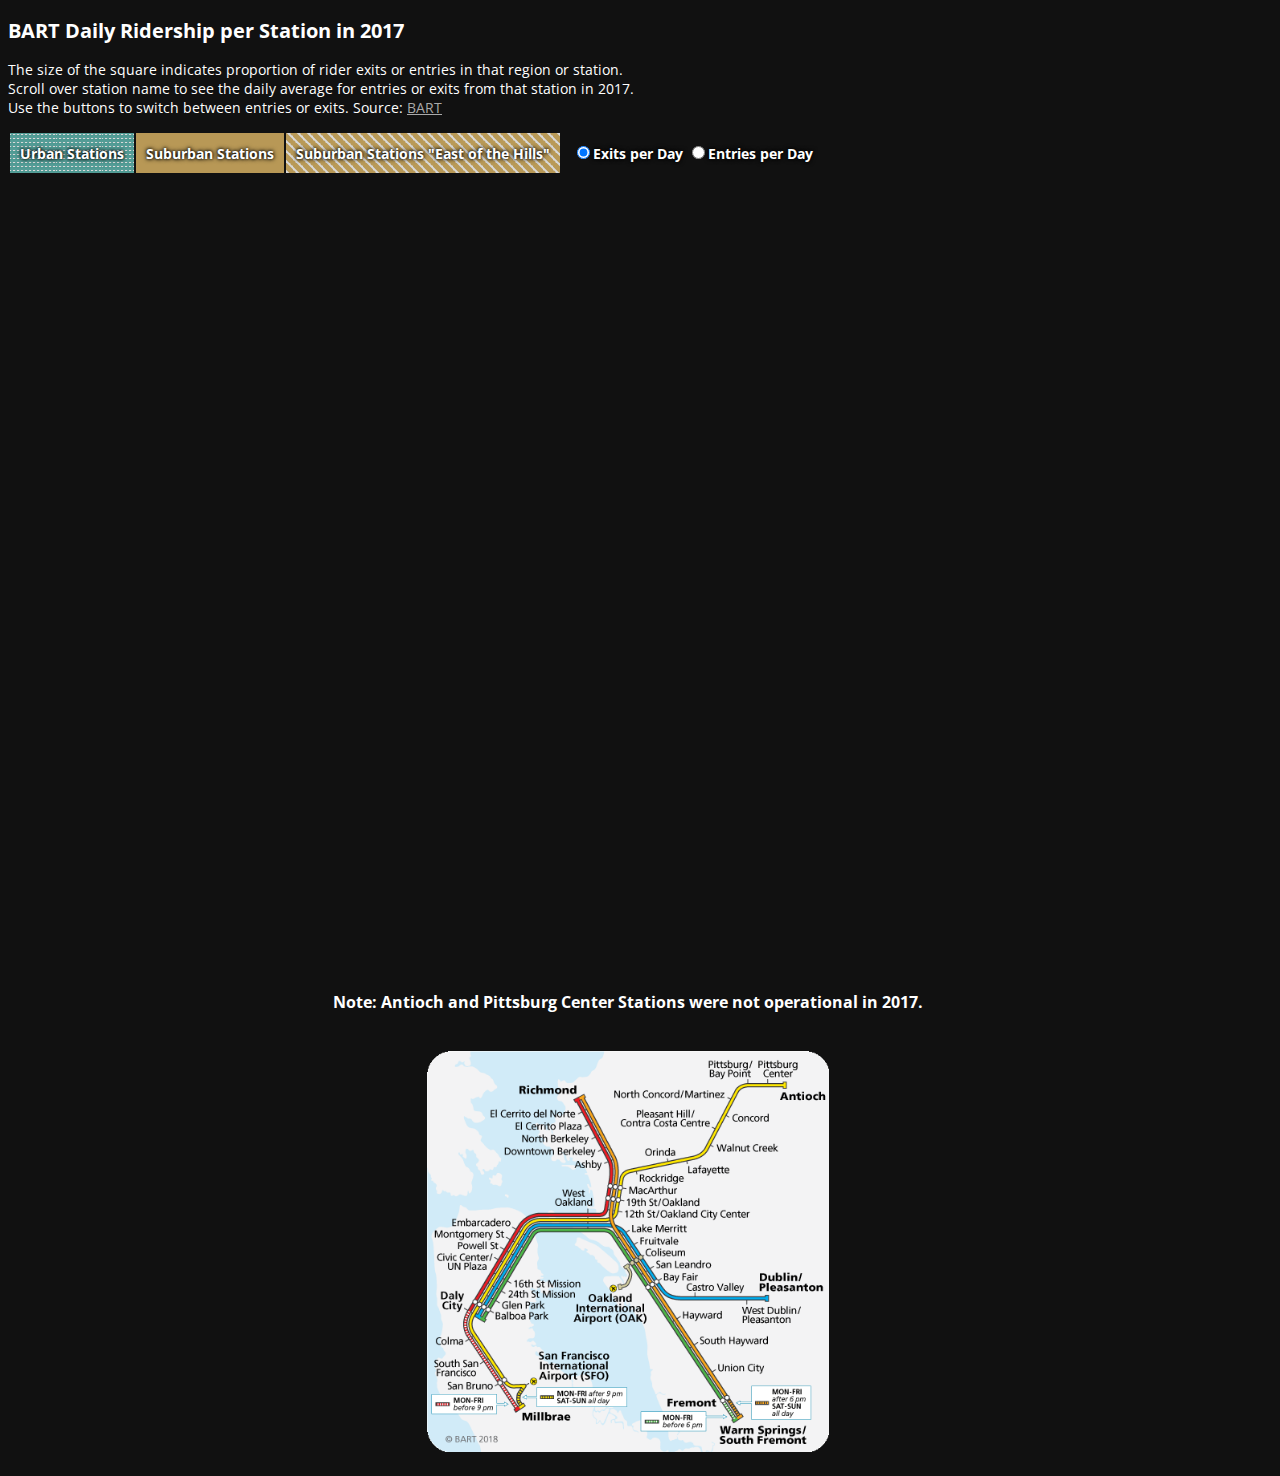
<file: index.html>
<!DOCTYPE html>
<meta charset="utf-8">
<link href='https://fonts.googleapis.com/css?family=Open+Sans' rel='stylesheet' type='text/css'>

<script src="https://code.highcharts.com/highcharts.js"></script>
<script src="https://code.highcharts.com/modules/heatmap.js"></script>
<script src="https://code.highcharts.com/modules/treemap.js"></script>
<script src="https://code.highcharts.com/modules/pattern-fill.js"></script>
<script src="https://ajax.googleapis.com/ajax/libs/jquery/3.3.1/jquery.min.js"></script>
<style>

    body{
        background: #111;
        color: #FFF;
        font-family: 'Open Sans', sans-serif;
        font-size: 14px;
    }
    
    tr, td {
        text-align: center;
        align-content: center;
        vertical-align: middle;
        padding: 10px;
        font-family: 'Open Sans', sans-serif;
        font-size: 14px;

    }
    
    p {
        font-family: 'Open Sans', sans-serif;
        font-size: 14px;
    }
    
    h2 {
        font-family: 'Open Sans', sans-serif;
        font-size: 20px;
        font-weight: bolder;
    }
    
    
    #container {
        height: 85vh;
        width: 95vw;
        margin: 0 auto;
    }

    #map {
        height: 30vh;
        width: 30vw;
        margin: 0 auto;
    }
    a {
        color: darkgrey;
    }

</style>

<body>
   <h2>BART Daily Ridership per Station in 2017</h2>
   <p>The size of the square indicates proportion of rider exits or entries in that region or station.<br>
   Scroll over station name to see the daily average for entries or exits from that station in 2017.<br>
   Use the buttons to switch between entries or exits. Source: <a href="https://www.bart.gov/about/reports/ridership">BART</a></p>
   <table style="color:#FFFFFF; text-shadow: 0 0 3px #000000, 0 0 5px #000000">
            <tr>
                <td background="data/urban.PNG"><b>Urban Stations</b></td>
                <td background="data/suburban.PNG"><b>Suburban Stations</b></td>
                <td background="data/eastofhills.PNG"><b>Suburban Stations "East of the Hills"</b></td>
                <td>  
                    <form name="myForm">
                    <input type="radio" name="ToOrFrom" onclick="switcher('Total Exits')" checked ><b>Exits per Day</b>
                        <input type="radio" name="ToOrFrom" onclick="switcher('Total Entries')"><b>Entries per Day</b>
                    </form>
                </td>
            </tr>
    </table>
            
    <table>
            <tr>    
            <td id="container"></td>
              </tr>
            <tr><td><h3>Note: Antioch and Pittsburg Center Stations were not operational in 2017.</h3></td></tr>
          <tr>  
            <td id="map"><img width= 33% src="data/system-map.gif"/></td>
          </tr>
        </table>
</body>



<script>
    Highcharts.theme = {
        chart: {
            backgroundColor: '#FFFFFF'
        },
        background2: '#FFFFFF',
    }
    Highcharts.setOptions(Highcharts.theme);
    
    var color_regs = {
        "San Francisco": "#000000",
        "Oakland":"#000000",
        "East Bay - North":"#000000",
        "East Bay - South":"#000000",
        "East Hills": "#000000"
    }
    
    var totalText = {
        "Total Exits" : 'Exits/Day',
        "Total Entries" : 'Entries/Day'
    }

    
    var which = 'Total Exits';    
    
    function switcher(new_which){
      which = new_which;
      draw();
    }

    
    
function draw(){
    $.getJSON('data/station_data2017.json', function (data) {




        var points = [],
            regionP,
            regionVal,
            regionI = 0,
            stationP,
            stationI,
            exitsP,
            exitsI,
            region,
            station,
            exits,
            exitName = {
                'Total Exits': 'Total Exits',
            };

        for (region in data) {
            if (data.hasOwnProperty(region)) {
                regionVal = 0;
                regionP = {
                    id: 'id_' + regionI,
                    name: region,
                    color: color_regs[region]
                };
                stationI = 0;
                for (station in data[region]) {                
                    var mycolor;
                    if (data[region].hasOwnProperty(station)) {
                        var r,g,b,a;
                        if(data[region][station]["Class"] == 'Urban'){
                            mycolor = { 
                                pattern: {
                                    path: {
                                        d: 'M 2 1 L 4 1 M 0 2 L 4 1 M 0 2 L 4 2 M 0 3 L 4 3 M 0 4 L 4 4',
                                        strokeWidth: 1
                                    },
                                    width: 4,
                                    height: 4,
                                    opacity: +data[region][station][which]/40000 + .3,
                                    color: "rgb(90,180,172)" //90,180,172
                                }
                            };                        
                        }
                        if(data[region][station]["Class"] == 'Suburban'){
                            a = +data[region][station][which]/10000 + .2;
                            mycolor = 'rgba(216,179,101,' + a + ')';
                        }
                        if(data[region][station]["Class"] == 'Hills'){
                            mycolor = { 
                                pattern: {
                                    path: {
                                        d: 'M 0 0 L 10 10 M 9 -1 L 11 1 M -1 9 L 1 11',
                                        strokeWidth: 5
                                    },
                                    width: 10,
                                    height: 10,
                                    opacity: +data[region][station][which]/10000 +.2,
                                    color: "rgb(216,179,101)" //216,179,101
                                }
                            };
                        }
                        stationP = {
                            id: regionP.id + '_' + stationI,
                            name: station,
                            parent: regionP.id,
                            color: mycolor
                        };
                        console.log(stationP.color);
                        points.push(stationP);
                        exitsI = 0;
                        exitsP = {
                            id: stationP.id + '_' + exitsI,
                            name: station,
                            parent: stationP.id,
                            value: +data[region][station][which]
                        };
                        regionVal += exitsP.value;
                        points.push(exitsP);
                        exitsI = exitsI + 1;                    
                        stationI = stationI + 1;
                    }
                }
                regionP.value = regionVal;
                points.push(regionP);
                regionI = regionI + 1;
            }
        }
        Highcharts.chart('container', {
            plotOptions: {
                treemap: {
                    plotBackgroundColor: "#000000",
                    plotBorderColor: "#000000",
                }
            },
            series: [{
                type: 'treemap',
                layoutAlgorithm: 'squarified',
                allowDrillToNode: true,
                animationLimit: 1000,
                dataLabels: {
                    allowOverlap: true,
                    enabled: false,
                },
                levelIsConstant: true,
                levels: [{
                    level: 1,
                    borderWidth: 5,
                    borderColor: '#FFFFFF',
                    dataLabels: {
                        enabled: true,
                        align: 'left',
                        verticalAlign: 'top',
                        style: {
                            fontSize: '18px',
                            fontWeight: 'bold',
                            color: '#000000',
                            textOutline: '3px contrast'
                        }
                    },
                },{
                    level: 2,
                    borderWidth: 2,
                    borderColor: '#000000',
                    dataLabels: {
                        enabled: true,
                        align: 'center',
                        style: {
                            fontSize: '13px',
                            fontWeight: 'bold',
                            align: 'center',
                            color: '#FFFFFF',
                            textOutline: '2px contrast'                            
                        }                    
                    },
                },{
                    level: 3,
                    dataLabels: {
                        enabled: false,

                    },
                }],
                data: points
            }],
            subtitle: {
                floating: true,
                text: ''
            },
            title: {
                floating: true,
                text: ''
            },
            tooltip: {
                pointFormatter: function () { 
                    var percent = Math.round(this.value/342573 * 100);
                    return '<b>'+this.name+'</b><br>  ' + this.value.toLocaleString() +' '+ totalText[which]+'<br>  (' + percent + '% of all rides)';  
                }
            }
        });

    });
}
draw();    
</script>
</file>
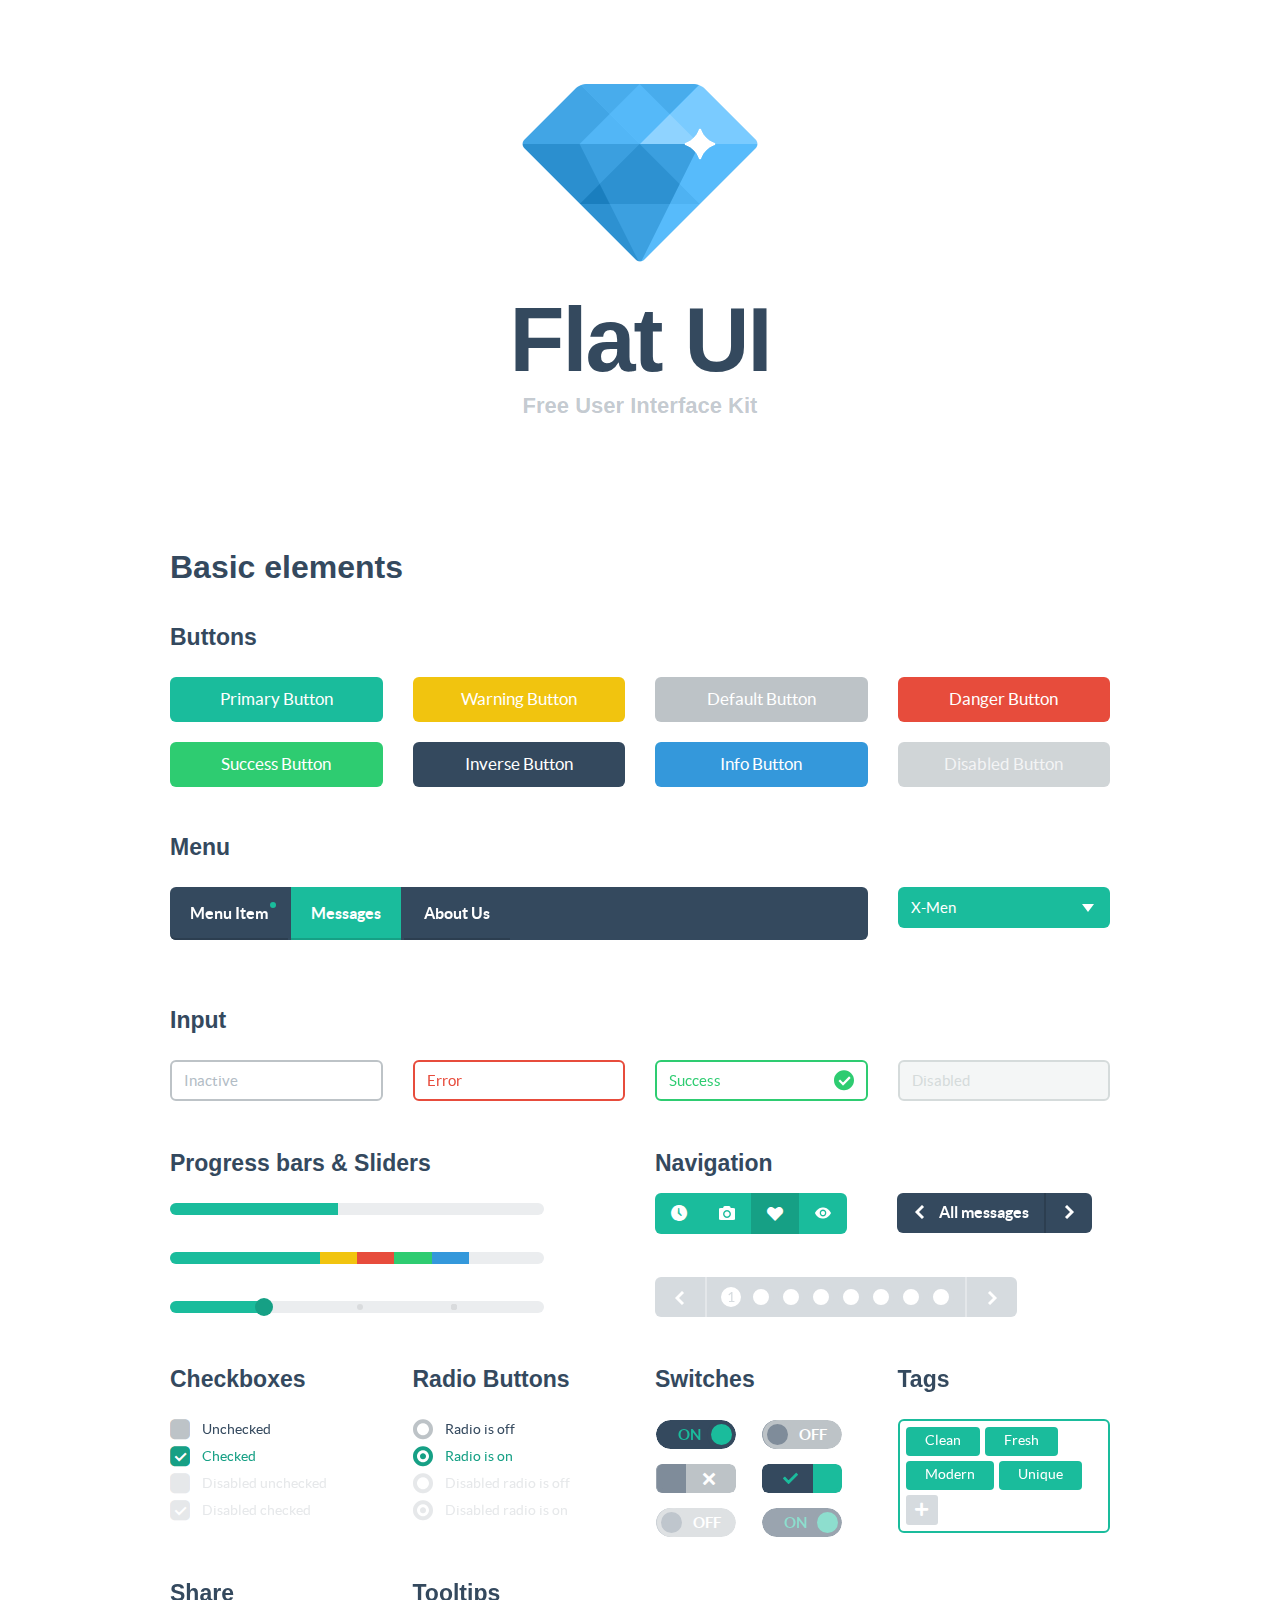
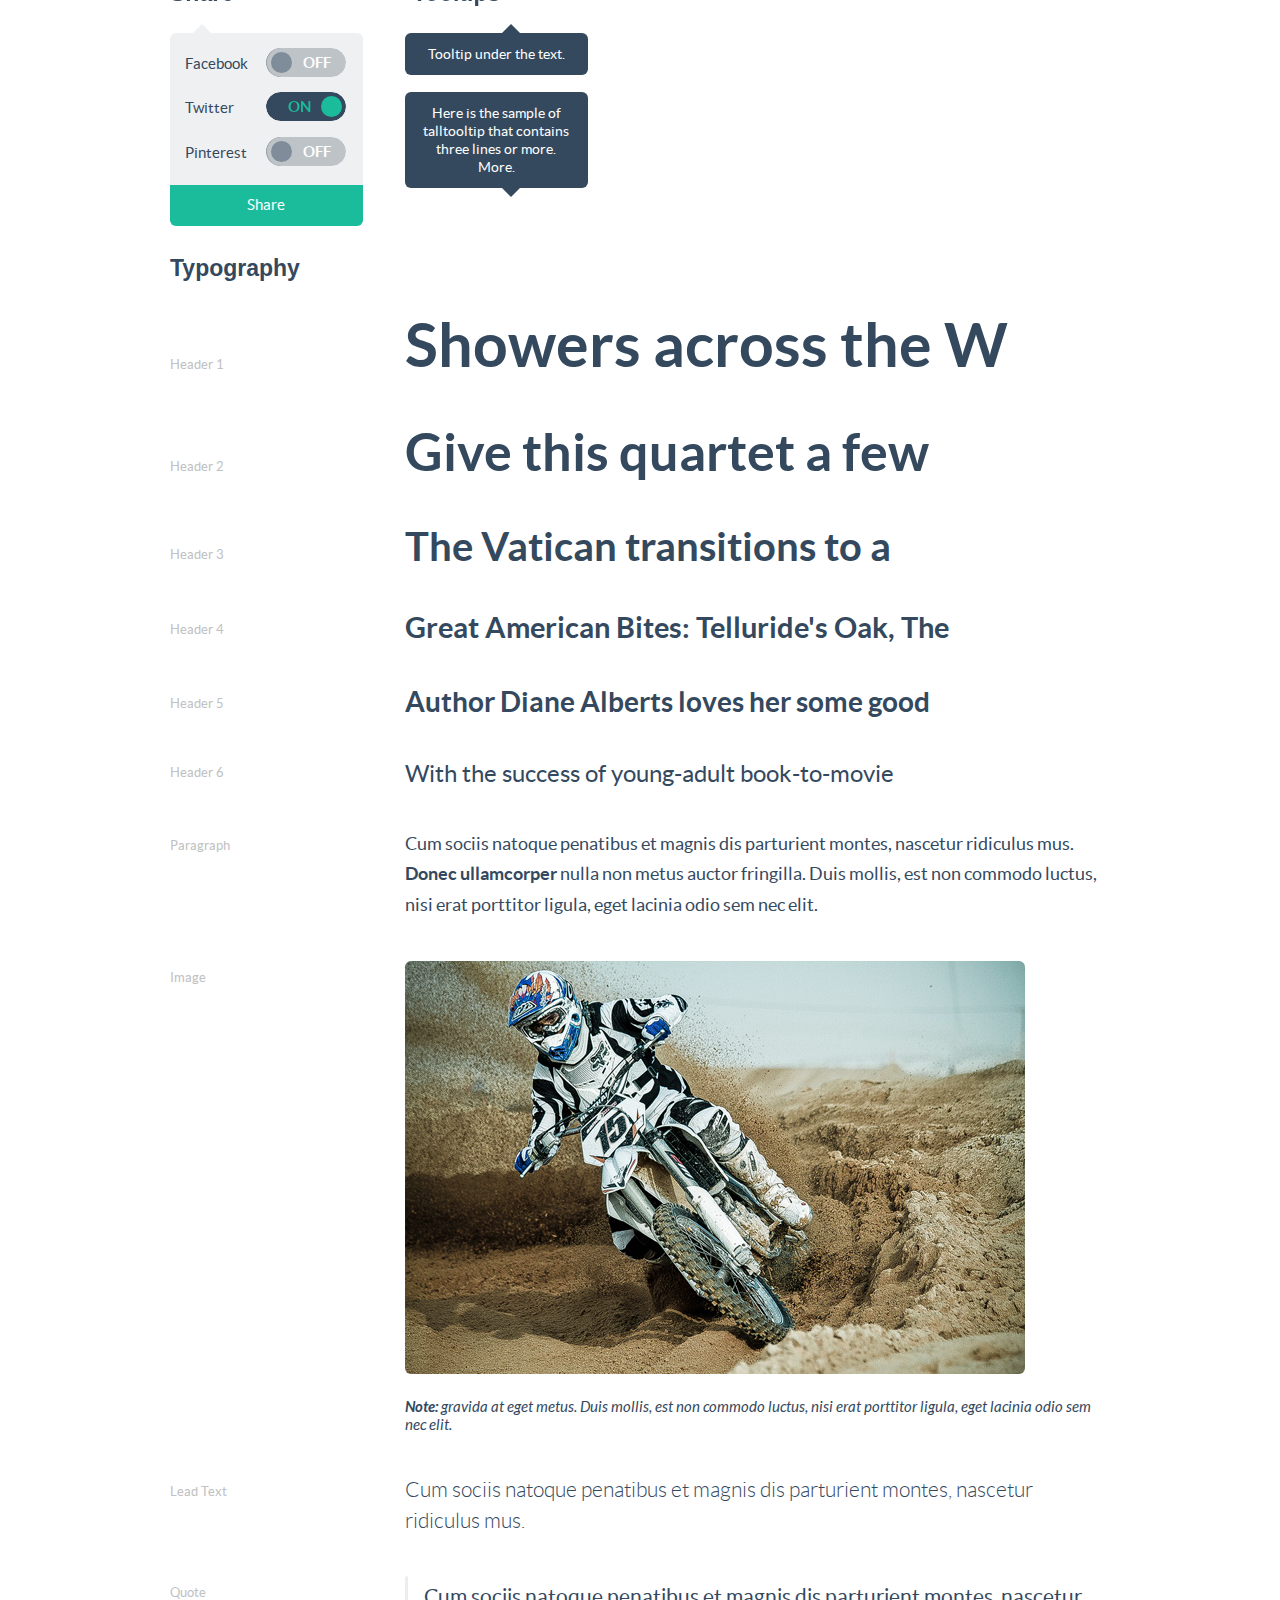
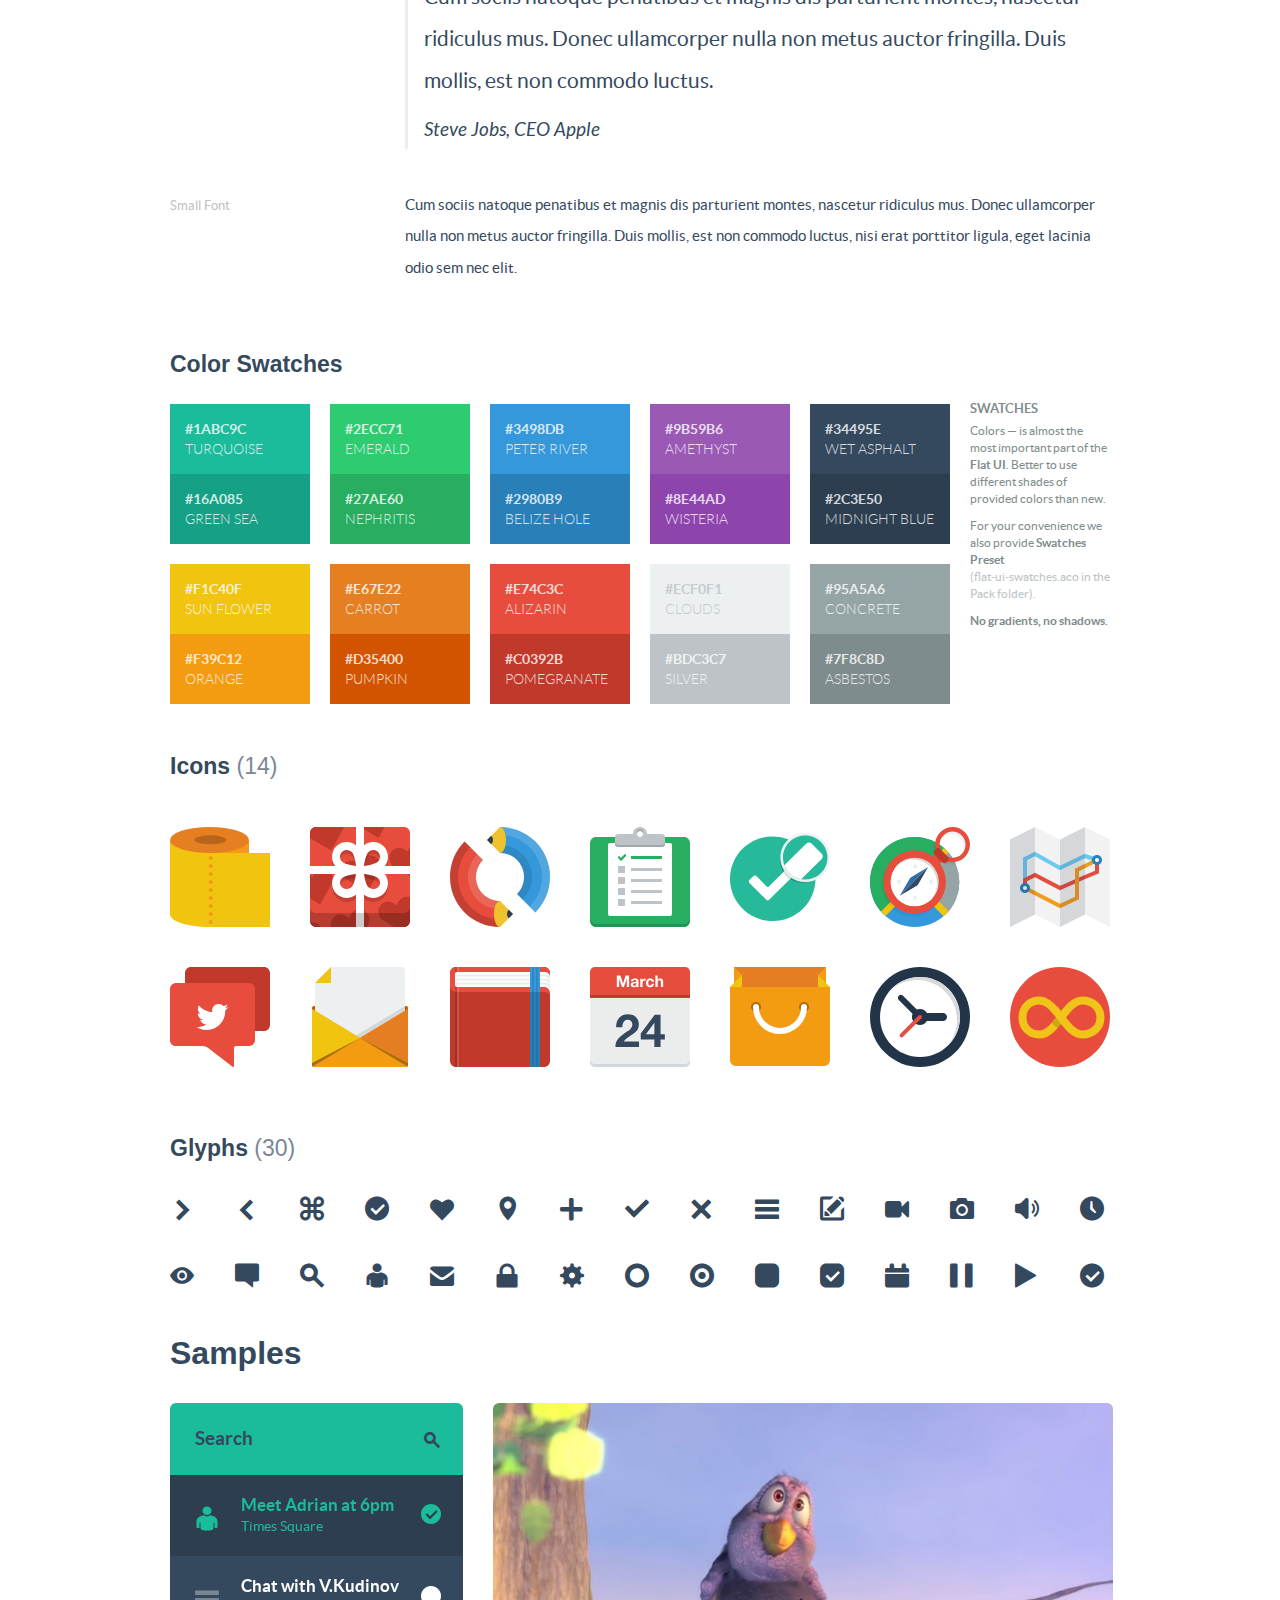
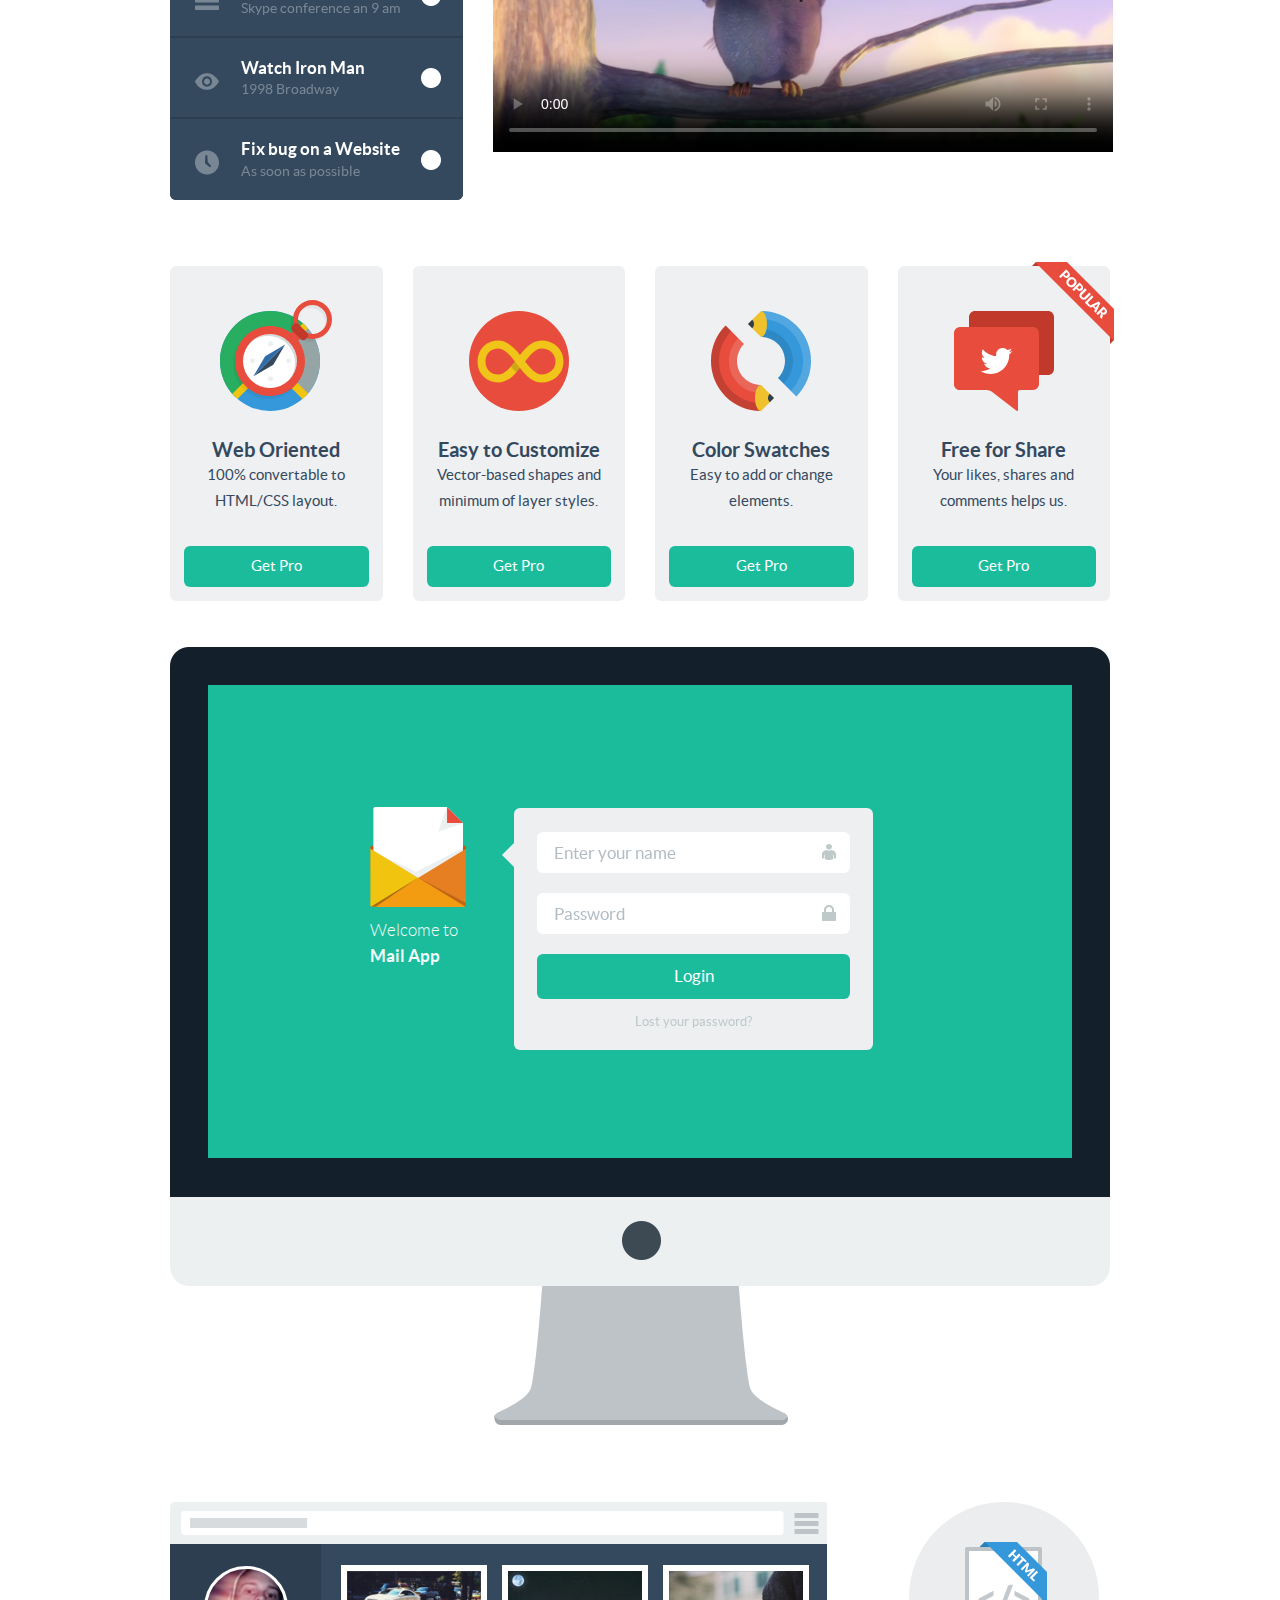
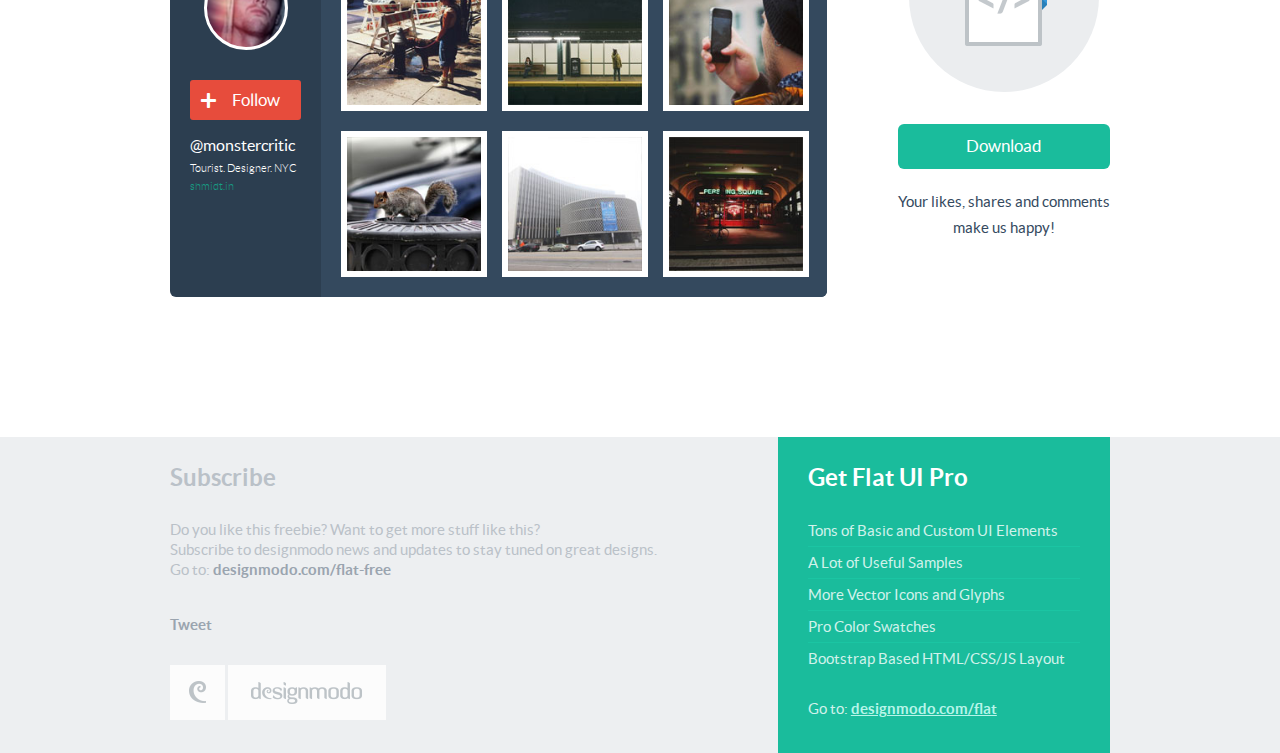
<file: style/Flat-UI-master/index.html>
<!DOCTYPE html>
<html lang="en">
  <head>
    <meta charset="utf-8">
    <title>Flat UI - Free User Interface Kit</title>
    <meta name="viewport" content="width=device-width, initial-scale=1.0">

    <!-- Loading Bootstrap -->
    <link href="bootstrap/css/bootstrap.css" rel="stylesheet">

    <!-- Loading Flat UI -->
    <link href="css/flat-ui.css" rel="stylesheet">
    <link href="css/demo.css" rel="stylesheet">

    <link rel="shortcut icon" href="images/favicon.ico">

    <!-- HTML5 shim, for IE6-8 support of HTML5 elements. All other JS at the end of file. -->
    <!--[if lt IE 9]>
      <script src="js/html5shiv.js"></script>
    <![endif]-->
  </head>
  <body>
    <div class="container">
      <div class="demo-headline">
        <h1 class="demo-logo">
          <div class="logo"></div>
          Flat UI
          <small>Free User Interface Kit</small>
        </h1>
      </div> <!-- /demo-headline -->

      <h1 class="demo-section-title">Basic elements</h1>
      <h3 class="demo-panel-title">Buttons</h3>

      <div class="row demo-row">
        <div class="col-md-3">
          <a href="#fakelink" class="btn btn-block btn-lg btn-primary">Primary Button</a>
        </div>
        <div class="col-md-3">
          <a href="#fakelink" class="btn btn-block btn-lg btn-warning">Warning Button</a>
        </div>
        <div class="col-md-3">
          <a href="#fakelink" class="btn btn-block btn-lg">Default Button</a>
        </div>
        <div class="col-md-3">
          <a href="#fakelink" class="btn btn-block btn-lg btn-danger">Danger Button</a>
        </div>
      </div> <!-- /row -->

      <div class="row demo-row">
        <div class="col-md-3">
          <a href="#fakelink" class="btn btn-block btn-lg btn-success">Success Button</a>
        </div>
        <div class="col-md-3">
          <a href="#fakelink" class="btn btn-block btn-lg btn-inverse">Inverse Button</a>
        </div>
        <div class="col-md-3">
          <a href="#fakelink" class="btn btn-block btn-lg btn-info">Info Button</a>
        </div>
        <div class="col-md-3">
          <a href="#fakelink" class="btn btn-block btn-lg disabled">Disabled Button</a>
        </div>
      </div> <!-- /row -->

      <h3 class="demo-panel-title">Menu</h3>
      <div class="row demo-row">
        <div class="col-md-9">
          <div class="navbar navbar-inverse">
          	<div class="navbar-header">
	          	<button type="button" class="btn btn-navbar" data-toggle="collapse" data-target="#nav-collapse-01"></button>
          	</div>            
            <div class="navbar-collapse collapse" id="nav-collapse-01">
              <ul class="nav">
                <li>
                  <a href="#fakelink">
                    Menu Item
                    <span class="navbar-unread">1</span>
                  </a>
                </li>
                <li class="active">
                  <a href="#fakelink">
                    Messages
                    <span class="navbar-unread">1</span>
                  </a>
                  <ul>
                    <li><a href="#fakelink">Element One</a></li>
                    <li>
                      <a href="#fakelink">Sub menu</a>
                      <ul>
                        <li><a href="#fakelink">Element One</a></li>
                        <li><a href="#fakelink">Element Two</a></li>
                        <li><a href="#fakelink">Element Three</a></li>
                      </ul> <!-- /Sub menu -->
                    </li>
                    <li><a href="#fakelink">Element Three</a></li>
                  </ul> <!-- /Sub menu -->
                </li>
                <li>
                  <a href="#fakelink">
                    About Us
                  </a>
                </li>
              </ul>
            </div><!--/.nav -->
          </div>
        </div>
        <div class="col-md-3">
          <select name="herolist" value="X-Men" class="select-block">
            <option value="0">Choose hero</option>
            <option value="1">Spider Man</option>
            <option value="2">Wolverine</option>
            <option value="3">Captain America</option>
            <option value="X-Men" selected="selected">X-Men</option>
            <option value="Crocodile">Crocodile</option>
          </select>
        </div>
      </div> <!-- /row -->

      <h3 class="demo-panel-title">Input</h3>
      <div class="row">
        <div class="col-md-3">
          <input type="text" value="" placeholder="Inactive" class="form-control" />
        </div>
        <div class="col-md-3">
          <div class="form-group has-error">
            <input type="text" value="Error" class="form-control" />
          </div>
        </div>
        <div class="col-md-3">
          <div class="form-group has-success">
            <input type="text" value="Success" class="form-control" />
            <i class="input-icon fui-check-inverted"></i>
          </div>
        </div>
        <div class="col-md-3">
          <input type="text" value="Disabled" disabled="disabled" class="form-control" />
        </div>
      </div> <!-- /row -->

      <div class="row">
        <div class="col-md-5">
          <h3 class="demo-panel-title">Progress bars &amp; Sliders</h3>
          <div class="progress">
            <div class="progress-bar" style="width: 45%;"></div>
          </div>
          <br/>
          <div class="progress">
            <div class="progress-bar" style="width: 40%;"></div>
            <div class="progress-bar progress-bar-warning" style="width: 10%;"></div>
            <div class="progress-bar progress-bar-danger" style="width: 10%;"></div>
            <div class="progress-bar progress-bar-success" style="width: 10%;"></div>
            <div class="progress-bar progress-bar-info" style="width: 10%;"></div>
          </div>
          <br/>
          <div id="slider" class="ui-slider">
            <div class="ui-slider-segment"></div>
            <div class="ui-slider-segment"></div>
            <div class="ui-slider-segment"></div>
          </div>
        </div> <!-- /sliders -->

        <div class="col-md-6 col-md-offset-1">
          <h3 class="demo-panel-title">Navigation</h3>
          <div class="row demo-navigation">
            <div class="col-md-6">
              <div class="btn-toolbar">
                <div class="btn-group">
                  <a class="btn btn-primary" href="#fakelink"><i class="fui-time"></i></a>
                  <a class="btn btn-primary" href="#fakelink"><i class="fui-photo"></i></a>
                  <a class="btn btn-primary active" href="#fakelink"><i class="fui-heart"></i></a>
                  <a class="btn btn-primary" href="#fakelink"><i class="fui-eye"></i></a>
                </div>
              </div> <!-- /toolbar -->
            </div>
            <div class="col-md-6 demo-pager">
              <ul class="pager">
                <li class="previous">
                  <a href="#fakelink">
                    <i class="fui-arrow-left"></i>
                    <span>All messages</span>
                  </a>
                </li>
                <li class="next">
                  <a href="#fakelink">
                    <i class="fui-arrow-right"></i>
                  </a>
                </li>
              </ul> <!-- /pager -->
            </div>
          </div> <!-- /demo-navigation -->

          <div class="pagination">
            <ul>
              <li class="previous"><a href="#fakelink" class="fui-arrow-left"></a></li>
              <li class="active"><a href="#fakelink">1</a></li>
              <li><a href="#fakelink">2</a></li>
              <li><a href="#fakelink">3</a></li>
              <li><a href="#fakelink">4</a></li>
              <li><a href="#fakelink">5</a></li>
              <li><a href="#fakelink">6</a></li>
              <li><a href="#fakelink">7</a></li>
              <li><a href="#fakelink">8</a></li>
              <li class="next"><a href="#fakelink" class="fui-arrow-right"></a></li>
            </ul>
          </div> <!-- /pagination -->
        </div> <!-- /navigation -->
      </div> <!-- /row -->

      <div class="row">
        <div class="col-md-3">
          <h3 class="demo-panel-title">Checkboxes</h3>
          <label class="checkbox" for="checkbox1">
            <input type="checkbox" value="" id="checkbox1" data-toggle="checkbox">
            Unchecked
          </label>
          <label class="checkbox" for="checkbox2">
            <input type="checkbox" checked="checked" value="" id="checkbox2" data-toggle="checkbox" checked="">
            Checked
          </label>
          <label class="checkbox" for="checkbox3">
            <input type="checkbox" value="" id="checkbox3" data-toggle="checkbox" disabled="">
            Disabled unchecked
          </label>
          <label class="checkbox" for="checkbox4">
            <input type="checkbox" checked="checked" value="" id="checkbox4" data-toggle="checkbox" disabled="" checked="">
            Disabled checked
          </label>
        </div> <!-- /checkboxes col-md-3 -->

        <div class="col-md-3">
          <h3 class="demo-panel-title">Radio Buttons</h3>
          <label class="radio">
            <input type="radio" name="optionsRadios" id="optionsRadios1" value="option1" data-toggle="radio">
            Radio is off
          </label>
          <label class="radio">
            <input type="radio" name="optionsRadios" id="optionsRadios2" value="option1" data-toggle="radio" checked="">
            Radio is on
          </label>

          <label class="radio">
            <input type="radio" name="optionsRadiosDisabled" id="optionsRadios3" value="option2" data-toggle="radio" disabled="">
            Disabled radio is off
          </label>
          <label class="radio">
            <input type="radio" name="optionsRadiosDisabled" id="optionsRadios4" value="option2" data-toggle="radio" checked="" disabled="">
            Disabled radio is on
          </label>
        </div> <!-- /radios col-md-3 -->

        <div class="col-md-3">
          <h3 class="demo-panel-title">Switches</h3>

          <table width="100%">
            <tr>
              <td width="50%" class="pbm">
                <input type="checkbox" checked="" data-toggle="switch" />
              </td>

              <td class="pbm">
                <input type="checkbox" data-toggle="switch" />
              </td>
            </tr>
            <tr>
              <td class="pbm">
                <div class="switch switch-square"
                  data-on-label="<i class='fui-check'></i>"
                  data-off-label="<i class='fui-cross'></i>">
                  <input type="checkbox" />
                </div>
              </td>

              <td class="pbm">
                <div class="switch switch-square"
                  data-on-label="<i class='fui-check'></i>"
                  data-off-label="<i class='fui-cross'></i>">
                  <input type="checkbox" checked="" />
                </div>
              </td>
            </tr>
            <tr>
              <td>
                <input type="checkbox" disabled data-toggle="switch" />
              </td>

              <td>
                <input type="checkbox" checked disabled data-toggle="switch" />
              </td>
            </tr>
          </table>
        </div> <!-- /toggles col-md-3 -->

        <div class="col-md-3">
          <h3 class="demo-panel-title">Tags</h3>
          <input name="tagsinput" id="tagsinput" class="tagsinput" value="Clean,Fresh,Modern,Unique" />
        </div>
      </div> <!-- /row -->

      <div class="row">
        <div class="col-md-3">
          <h3 class="demo-panel-title">Share</h3>
          <div class="share mrl">
            <ul>
              <li>
                <label class="share-label" for="share-toggle2">Facebook</label>
                <input type="checkbox" data-toggle="switch" />
              </li>
              <li>
                <label class="share-label" for="share-toggle4">Twitter</label>
                <input type="checkbox" checked="" data-toggle="switch" />
              </li>
              <li>
                <label class="share-label" for="share-toggle6">Pinterest</label>
                <input type="checkbox" data-toggle="switch" />
              </li>
            </ul>
            <a href="#" class="btn btn-primary btn-block btn-large">Share</a>
          </div> <!-- /share -->
        </div>

        <div class="col-md-3">
          <div class="demo-tooltips">
            <h3 class="demo-panel-title">Tooltips</h3>
            <p align="center" data-toggle="tooltip" data-placement="bottom" title="Tooltip under the text."></p>
            <p align="center" data-toggle="tooltip" title="Here is the sample of talltooltip that contains three lines or more. More."></p>
          </div>
        </div> <!-- /col-md-3 with tooltips -->
      </div> <!-- /row -->
      
      <div class="demo-row typography-row">
      	<div class="demo-title">
      		<h3 class="demo-panel-title">Typography</h3>
      	</div>
      	<div class="demo-content">      		
      		<div class="demo-type-example">
	      		<h1><span class="demo-heading-note">Header 1</span>Showers across the W</h1>
      		</div>
      		<div class="demo-type-example">
	      		<h2><span class="demo-heading-note">Header 2</span>Give this quartet a few</h2>
      		</div>
      		<div class="demo-type-example">
	      		<h3><span class="demo-heading-note">Header 3</span>The Vatican transitions to a</h3>
      		</div>
      		<div class="demo-type-example">
	      		<h4><span class="demo-heading-note">Header 4</span>Great American Bites: Telluride's Oak, The</h4>
      		</div>
      		<div class="demo-type-example">
	      		<h5><span class="demo-heading-note">Header 5</span>Author Diane Alberts loves her some good</h5>
      		</div>
      		<div class="demo-type-example">
	      		<h6><span class="demo-heading-note">Header 6</span>With the success of young-adult book-to-movie</h6>
      		</div>
      		<div class="demo-type-example">
	      		<span class="demo-text-note">Paragraph</span>
	          <p>Cum sociis natoque penatibus et magnis dis parturient montes, nascetur ridiculus mus. <strong>Donec ullamcorper</strong> nulla non metus auctor fringilla. Duis mollis, est non commodo luctus, nisi erat porttitor ligula, eget lacinia odio sem nec elit.</p>
      		</div>
      		<div class="demo-type-example">
	      		<span class="demo-text-note">Image</span>
	          <img src="images/exaple-image.jpg" alt="exaple-image" class="img-rounded img-responsive">
	          <p class="img-comment"><strong>Note:</strong> gravida at eget metus. Duis mollis, est non commodo luctus, nisi erat porttitor ligula, eget lacinia odio sem nec elit.</p>
      		</div>
      		<div class="demo-type-example">
	      		<span class="demo-text-note">Lead Text</span>
						<p class="lead">Cum sociis natoque penatibus et magnis dis parturient montes, nascetur ridiculus mus.</p>
      		</div>
      		<div class="demo-type-example">
	      		<span class="demo-text-note">Quote</span>
	          <blockquote>
	            <p>Cum sociis natoque penatibus et magnis dis parturient montes, nascetur ridiculus mus. Donec ullamcorper nulla non metus auctor fringilla. Duis mollis, est non commodo luctus.</p>
	            <small>Steve Jobs, CEO Apple</small>
	          </blockquote>
      		</div>
      		<div class="demo-type-example">
	      		<span class="demo-text-note">Small Font</span>
	          <p><small>Cum sociis natoque penatibus et magnis dis parturient montes, nascetur ridiculus mus. Donec ullamcorper nulla non metus auctor fringilla. Duis mollis, est non commodo luctus, nisi erat porttitor ligula, eget lacinia odio sem nec elit.</small></p>
      		</div>
      	</div><!-- /.demo-content-wide -->
      </div><!-- /.demo-row -->

      <h3 class="demo-panel-title">Color Swatches</h3>
      <div class="row demo-swatches-row">
	      <div class="swatches-col">
		      <div class="pallete-item">
			      <dl class="palette palette-turquoise">
                <dt>#1abc9c</dt>
                <dd>Turquoise</dd>
              </dl>
              <dl class="palette palette-green-sea">
                <dt>#16a085</dt>
                <dd>Green sea</dd>
              </dl>
		      </div>
		      <div class="pallete-item">
			      <dl class="palette palette-emerald">
              <dt>#2ecc71</dt>
              <dd>Emerald</dd>
            </dl>
            <dl class="palette palette-nephritis">
              <dt>#27ae60</dt>
              <dd>Nephritis</dd>
            </dl>
		      </div>
		      <div class="pallete-item">
			      <dl class="palette palette-peter-river">
              <dt>#3498db</dt>
              <dd>Peter river</dd>
            </dl>
            <dl class="palette palette-belize-hole">
              <dt>#2980b9</dt>
              <dd>Belize hole</dd>
            </dl>
		      </div>
		      <div class="pallete-item">
			      <dl class="palette palette-amethyst">
              <dt>#9b59b6</dt>
              <dd>Amethyst</dd>
            </dl>
            <dl class="palette palette-wisteria">
              <dt>#8e44ad</dt>
              <dd>Wisteria</dd>
            </dl>
		      </div>
		      <div class="pallete-item">
			      <dl class="palette palette-wet-asphalt">
              <dt>#34495e</dt>
              <dd>Wet asphalt</dd>
            </dl>
            <dl class="palette palette-midnight-blue">
              <dt>#2c3e50</dt>
              <dd>Midnight blue</dd>
            </dl>
		      </div>
		      <div class="pallete-item">
			      <dl class="palette palette-sun-flower">
              <dt>#f1c40f</dt>
              <dd>Sun flower</dd>
            </dl>
            <dl class="palette palette-orange">
              <dt>#f39c12</dt>
              <dd>Orange</dd>
            </dl>
		      </div>
		      <div class="pallete-item">
			      <dl class="palette palette-carrot">
              <dt>#e67e22</dt>
              <dd>Carrot</dd>
            </dl>
            <dl class="palette palette-pumpkin">
              <dt>#d35400</dt>
              <dd>Pumpkin</dd>
            </dl>
		      </div>
		      <div class="pallete-item">
			      <dl class="palette palette-alizarin">
              <dt>#e74c3c</dt>
              <dd>Alizarin</dd>
            </dl>
            <dl class="palette palette-pomegranate">
              <dt>#c0392b</dt>
              <dd>Pomegranate</dd>
            </dl>
		      </div>
		      <div class="pallete-item">
			      <dl class="palette palette-clouds">
              <dt>#ecf0f1</dt>
              <dd>Clouds</dd>
            </dl>
            <dl class="palette palette-silver">
              <dt>#bdc3c7</dt>
              <dd>Silver</dd>
            </dl>
		      </div>
		      <div class="pallete-item">
			      <dl class="palette palette-concrete">
              <dt>#95a5a6</dt>
              <dd>Concrete</dd>
            </dl>
            <dl class="palette palette-asbestos">
              <dt>#7f8c8d</dt>
              <dd>Asbestos</dd>
            </dl>
		      </div>
	      </div> <!-- /swatches items -->
	      <div class="swatches-desc-col">
		      <h6 class="palette-headline">SWATCHES</h6>
          <p class="palette-paragraph">
            Colors &mdash; is almost the most important part of the <strong>Flat UI</strong>. Better to use different shades of provided colors than new.
          </p>
          <p class="palette-paragraph">
            For your convenience we also provide <strong>Swatches Preset</strong> <span>(flat&#8209;ui&#8209;swatches.aco in the Pack folder).</span>
          </p>
          <p class="palette-paragraph">
            <strong>No gradients, no shadows.</strong>
          </p>
	      </div> <!-- /swatches desc -->
      </div> <!-- /swatches row -->

      <h3 class="demo-panel-title">Icons <small>(14)</small></h3>
      <div class="demo-illustrations">
        <div class="demo-content">
          <div><img src="images/icons/svg/toilet-paper.svg" alt="Toilet-Paper"></div>          
          <div><img src="images/icons/svg/gift-box.svg" alt="Gift-Box"></div>
          <div><img src="images/icons/svg/pencils.svg" alt="Pensils"></div>
          <div><img src="images/icons/svg/clipboard.svg" alt="Clipboard"></div>
          <div><img src="images/icons/svg/retina.svg" alt="Retina"></div>
          <div><img src="images/icons/svg/compas.svg" alt="Compas"></div>
          <div><img src="images/icons/svg/map.svg" alt="Map"></div>
          <div><img src="images/icons/svg/chat.svg" alt="Chat"></div>
          <div><img src="images/icons/svg/mail.svg" alt="Mail"></div>
          <div><img src="images/icons/svg/book.svg" alt="Book"></div>
          <div><img src="images/icons/svg/calendar.svg" alt="Calendar"></div>
          <div><img src="images/icons/svg/paper-bag.svg" alt="Pocket"></div>
          <div><img src="images/icons/svg/clocks.svg" alt="Watches"></div>
          <div><img src="images/icons/svg/loop.svg" alt="Infinity-Loop"></div>
        </div>
      </div>


      <h3 class="demo-panel-title">Glyphs <small>(30)</small></h3>
      <div class="demo-icons">        
        <div class="demo-content">
          <span class="fui-arrow-right"></span>
          <span class="fui-arrow-left"></span>
          <span class="fui-cmd"></span>
          <span class="fui-check-inverted"></span>
          <span class="fui-heart"></span>
          <span class="fui-location"></span>
          <span class="fui-plus"></span>
          <span class="fui-check"></span>
          <span class="fui-cross"></span>
          <span class="fui-list"></span>
          <span class="fui-new"></span>
          <span class="fui-video"></span>
          <span class="fui-photo"></span>
          <span class="fui-volume"></span>
          <span class="fui-time"></span>
          <span class="fui-eye"></span>
          <span class="fui-chat"></span>
          <span class="fui-search"></span>
          <span class="fui-user"></span>
          <span class="fui-mail"></span>
          <span class="fui-lock"></span>
          <span class="fui-gear"></span>
          <span class="fui-radio-unchecked"></span>
          <span class="fui-radio-checked"></span>
          <span class="fui-checkbox-unchecked"></span>
          <span class="fui-checkbox-checked"></span>
          <span class="fui-calendar-solid"></span>
          <span class="fui-pause"></span>
          <span class="fui-play"></span>
          <span class="fui-check-inverted-2"></span>
        </div>
      </div> <!-- /icon font row -->

      <h1 class="demo-section-title mbl pbl">Samples</h1>
      <div class="row demo-samples">
        <div class="col-md-4">
          <div class="todo">
            <div class="todo-search">
              <input class="todo-search-field" type="search" value="" placeholder="Search" />
            </div>
            <ul>
              <li class="todo-done">
                <div class="todo-icon fui-user"></div>
                <div class="todo-content">
                  <h4 class="todo-name">
                    Meet <strong>Adrian</strong> at <strong>6pm</strong>
                  </h4>
                  Times Square
                </div>
              </li>
              <li>
                <div class="todo-icon fui-list"></div>
                <div class="todo-content">
                  <h4 class="todo-name">
                    Chat with <strong>V.Kudinov</strong>
                  </h4>
                  Skype conference an 9 am
                </div>
              </li>
              <li>
                <div class="todo-icon fui-eye"></div>
                <div class="todo-content">
                  <h4 class="todo-name">
                    Watch <strong>Iron Man</strong>
                  </h4>
                  1998 Broadway
                </div>
              </li>
              <li>
                <div class="todo-icon fui-time"></div>
                <div class="todo-content">
                  <h4 class="todo-name">
                    Fix bug on a <strong>Website</strong>
                  </h4>
                  As soon as possible
                </div>
              </li>
            </ul>
          </div>
        </div> <!-- /todo list -->

        <div class="col-md-8 demo-video">
          <!--[if !IE]> -->
            <video class="video-js" controls
              preload="auto" width="620" height="349" poster="images/video/poster.jpg" data-setup="{}">
              <source src="http://iurevych.github.com/Flat-UI-videos/big_buck_bunny.mp4" type="video/mp4">
              <source src="http://iurevych.github.com/Flat-UI-videos/big_buck_bunny.webm" type="video/webm">
            </video>
          <!-- <![endif]-->

          <!--[if IE]>
            <video class="video-js" controls
              preload="auto" width="620" height="256" poster="http://video-js.zencoder.com/oceans-clip.jpg" data-setup="{}">
              <source src="http://video-js.zencoder.com/oceans-clip.mp4" type='video/mp4'/>
              <source src="http://video-js.zencoder.com/oceans-clip.webm" type='video/webm'/>
            </video>
          <![endif]-->
        </div> <!-- /video -->
      </div>

      <div class="row demo-tiles">
        <div class="col-md-3">
          <div class="tile">
            <img src="images/icons/svg/compas.svg" alt="Compas" class="tile-image big-illustration">
            <h3 class="tile-title">Web Oriented</h3>
            <p>100% convertable to HTML/CSS layout.</p>
            <a class="btn btn-primary btn-large btn-block" href="http://designmodo.com/flat">Get Pro</a>
          </div>
        </div>

        <div class="col-md-3">
          <div class="tile">
            <img src="images/icons/svg/loop.svg" alt="Infinity-Loop" class="tile-image">
            <h3 class="tile-title">Easy to Customize</h3>
            <p>Vector-based shapes and minimum of layer styles.</p>
            <a class="btn btn-primary btn-large btn-block" href="http://designmodo.com/flat">Get Pro</a>
          </div>
        </div>

        <div class="col-md-3">
          <div class="tile">
            <img src="images/icons/svg/pencils.svg" alt="Pensils" class="tile-image">
            <h3 class="tile-title">Color Swatches</h3>
            <p>Easy to add or change elements. </p>
            <a class="btn btn-primary btn-large btn-block" href="http://designmodo.com/flat">Get Pro</a>
          </div>
        </div>

        <div class="col-md-3">
          <div class="tile tile-hot">
            <img src="images/icons/svg/chat.svg" alt="Chat" class="tile-image">
            <h3 class="tile-title">Free for Share</h3>
            <p>Your likes, shares and comments helps us.</p>
            <a class="btn btn-primary btn-large btn-block" href="http://designmodo.com/flat">Get Pro</a>
          </div>

        </div>
      </div> <!-- /tiles -->

      <div class="login">
        <div class="login-screen">
          <div class="login-icon">
            <img src="images/login/icon.png" alt="Welcome to Mail App" />
            <h4>Welcome to <small>Mail App</small></h4>
          </div>

          <div class="login-form">
            <div class="form-group">
              <input type="text" class="form-control login-field" value="" placeholder="Enter your name" id="login-name" />
              <label class="login-field-icon fui-user" for="login-name"></label>
            </div>

            <div class="form-group">
              <input type="password" class="form-control login-field" value="" placeholder="Password" id="login-pass" />
              <label class="login-field-icon fui-lock" for="login-pass"></label>
            </div>

            <a class="btn btn-primary btn-lg btn-block" href="#">Login</a>
            <a class="login-link" href="#">Lost your password?</a>
          </div>
        </div>
      </div>

      <div class="row">
        <div class="col-md-9">
          <div class="demo-browser">
            <div class="demo-browser-side">
              <div class="demo-browser-author"></div>
              <div class="demo-browser-action">
                <a class="btn btn-danger btn-lg btn-block" href="http://twitter.com/monstercritic" target="_blank">
                  Follow
                </a>
              </div>
              <h5>@monstercritic</h5>
              <h6>
                Tourist. Designer. NYC
                <a href="http://shmidt.in" target="_blank">shmidt.in</a>
              </h6>
            </div>
            <div class="demo-browser-content">
              <img src="images/demo/browser-pic-1.jpg" alt="" />
              <img src="images/demo/browser-pic-2.jpg" alt="" />
              <img src="images/demo/browser-pic-3.jpg" alt="" />
              <img src="images/demo/browser-pic-4.jpg" alt="" />
              <img src="images/demo/browser-pic-5.jpg" alt="" />
              <img src="images/demo/browser-pic-6.jpg" alt="" />
            </div>
          </div>
        </div>

        <div class="col-md-3">
          <div class="demo-download">
            <img src="images/demo/html-icon.png" src="Free PSD" />
          </div>

          <a href="https://github.com/designmodo/Flat-UI/archive/master.zip" class="btn btn-primary btn-lg btn-block">Download</a>

          <p class="demo-download-text">Your likes, shares and comments make us happy!</p>
        </div>
      </div> <!-- /download area -->

    </div> <!-- /container -->

    <footer>
      <div class="container">
        <div class="row">
          <div class="col-md-7">
            <h3 class="footer-title">Subscribe</h3>
            <p>Do you like this freebie? Want to get more stuff like this?<br/>
              Subscribe to designmodo news and updates to stay tuned on great designs.<br/>
              Go to: <a href="http://designmodo.com/flat-free" target="_blank">designmodo.com/flat-free</a>
            </p>

            <p class="pvl">
              <a href="https://twitter.com/share" class="twitter-share-button" data-url="http://designmodo.com/flat-free/" data-text="Flat UI Free - PSD&amp;amp;HTML User Interface Kit" data-via="designmodo">Tweet</a>
							<script>!function(d,s,id){var js,fjs=d.getElementsByTagName(s)[0],p=/^http:/.test(d.location)?'http':'https';if(!d.getElementById(id)){js=d.createElement(s);js.id=id;js.src=p+'://platform.twitter.com/widgets.js';fjs.parentNode.insertBefore(js,fjs);}}(document, 'script', 'twitter-wjs');</script>
              <iframe src="http://ghbtns.com/github-btn.html?user=designmodo&repo=Flat-UI&type=watch&count=true" height="20" width="107" frameborder="0" scrolling="0" style="width:105px; height: 20px;" allowTransparency="true"></iframe>
              <iframe src="http://ghbtns.com/github-btn.html?user=designmodo&repo=Flat-UI&type=fork&count=true" height="20" width="107" frameborder="0" scrolling="0" style="width:105px; height: 20px;" allowTransparency="true"></iframe>
              <iframe src="http://ghbtns.com/github-btn.html?user=designmodo&type=follow&count=true" height="20" width="195" frameborder="0" scrolling="0" style="width:195px; height: 20px;" allowTransparency="true"></iframe>
            </p>

            <a class="footer-brand" href="http://designmodo.com" target="_blank">
              <img src="images/footer/logo.png" alt="Designmodo.com" />
            </a>
          </div> <!-- /col-md-7 -->

          <div class="col-md-5">
            <div class="footer-banner">
              <h3 class="footer-title">Get Flat UI Pro</h3>
              <ul>
                <li>Tons of Basic and Custom UI Elements</li>
                <li>A Lot of Useful Samples</li>
                <li>More Vector Icons and Glyphs</li>
                <li>Pro Color Swatches</li>
                <li>Bootstrap Based HTML/CSS/JS Layout</li>
              </ul>
              Go to: <a href="http://designmodo.com/flat" target="_blank">designmodo.com/flat</a>
            </div>
          </div>
        </div>
      </div>
    </footer>
    
    <!-- Load JS here for greater good =============================-->
    <script src="js/jquery-1.8.3.min.js"></script>
    <script src="js/jquery-ui-1.10.3.custom.min.js"></script>
    <script src="js/jquery.ui.touch-punch.min.js"></script>
    <script src="js/bootstrap.min.js"></script>
    <script src="js/bootstrap-select.js"></script>
    <script src="js/bootstrap-switch.js"></script>
    <script src="js/flatui-checkbox.js"></script>
    <script src="js/flatui-radio.js"></script>
    <script src="js/jquery.tagsinput.js"></script>
    <script src="js/jquery.placeholder.js"></script>
    <script src="js/jquery.stacktable.js"></script>
    <script src="http://vjs.zencdn.net/4.1/video.js"></script>
    <script src="js/application.js"></script>
  </body>
</html>
</file>
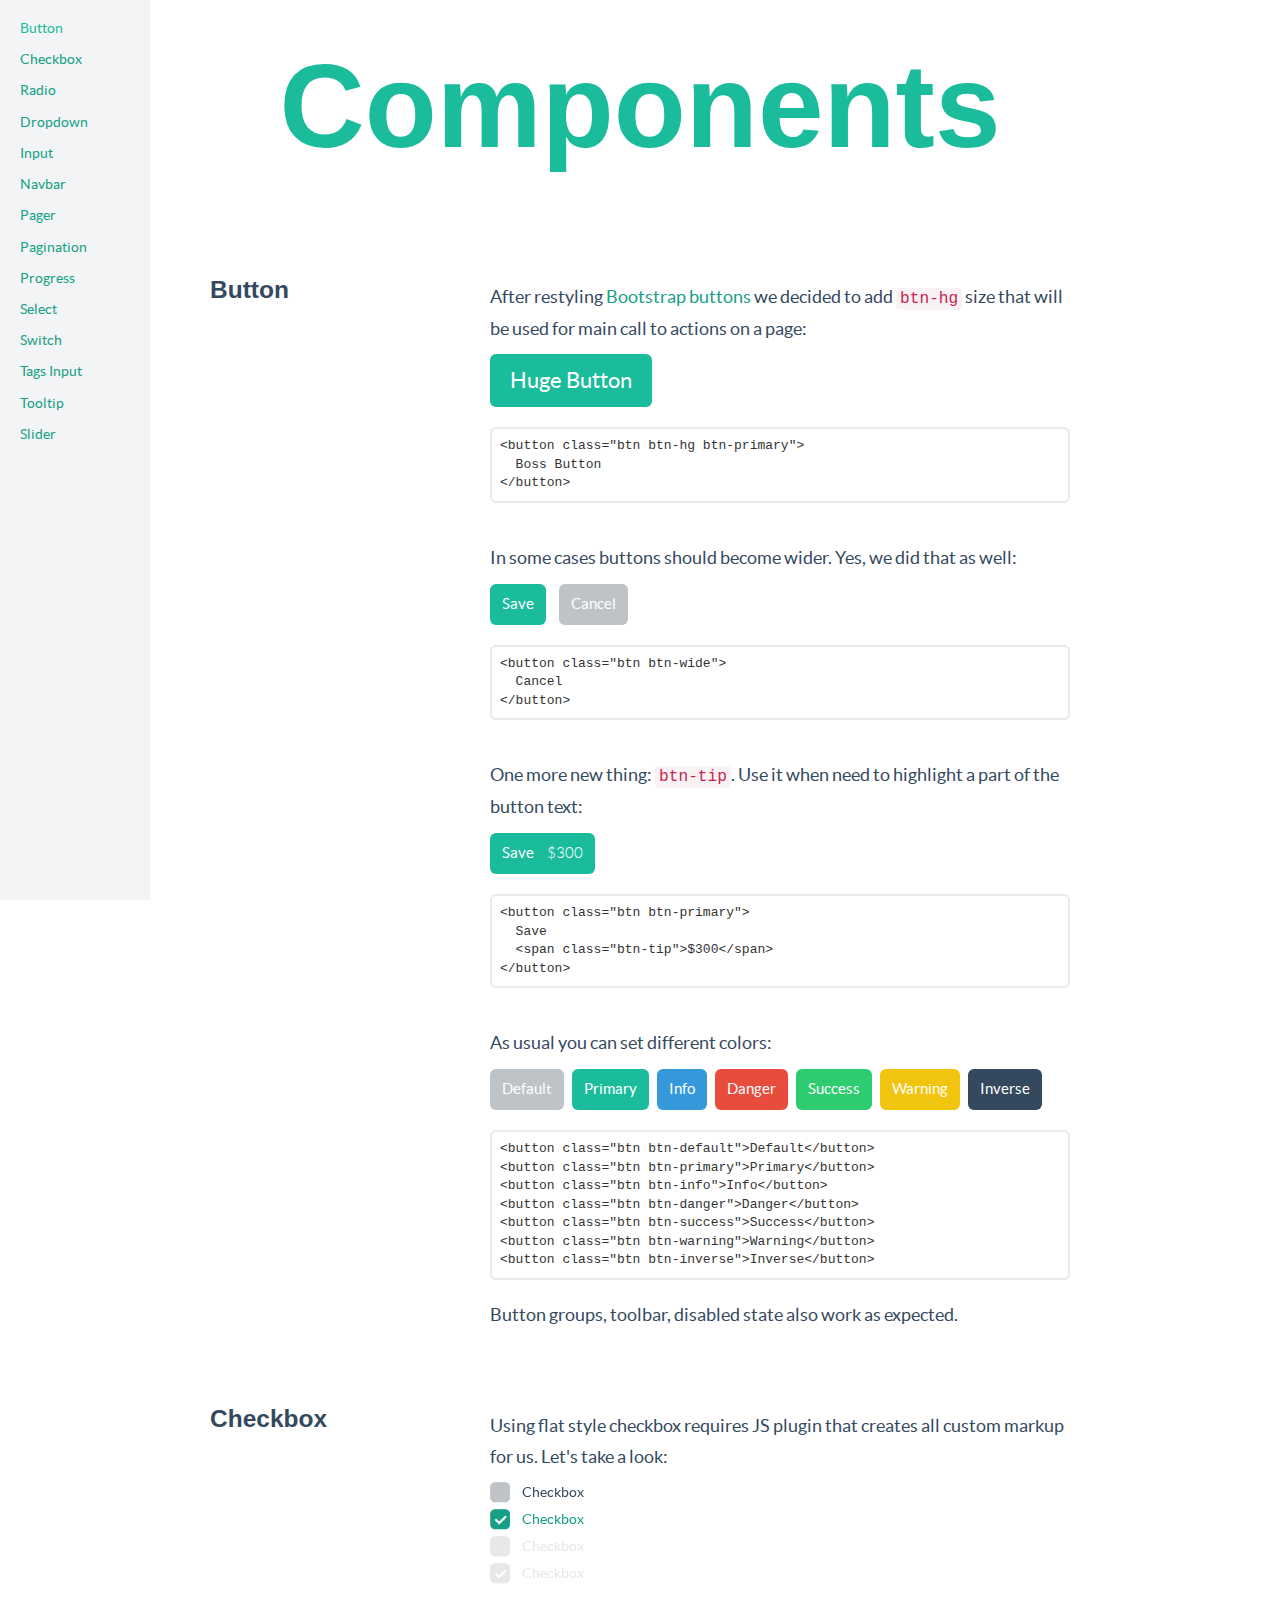
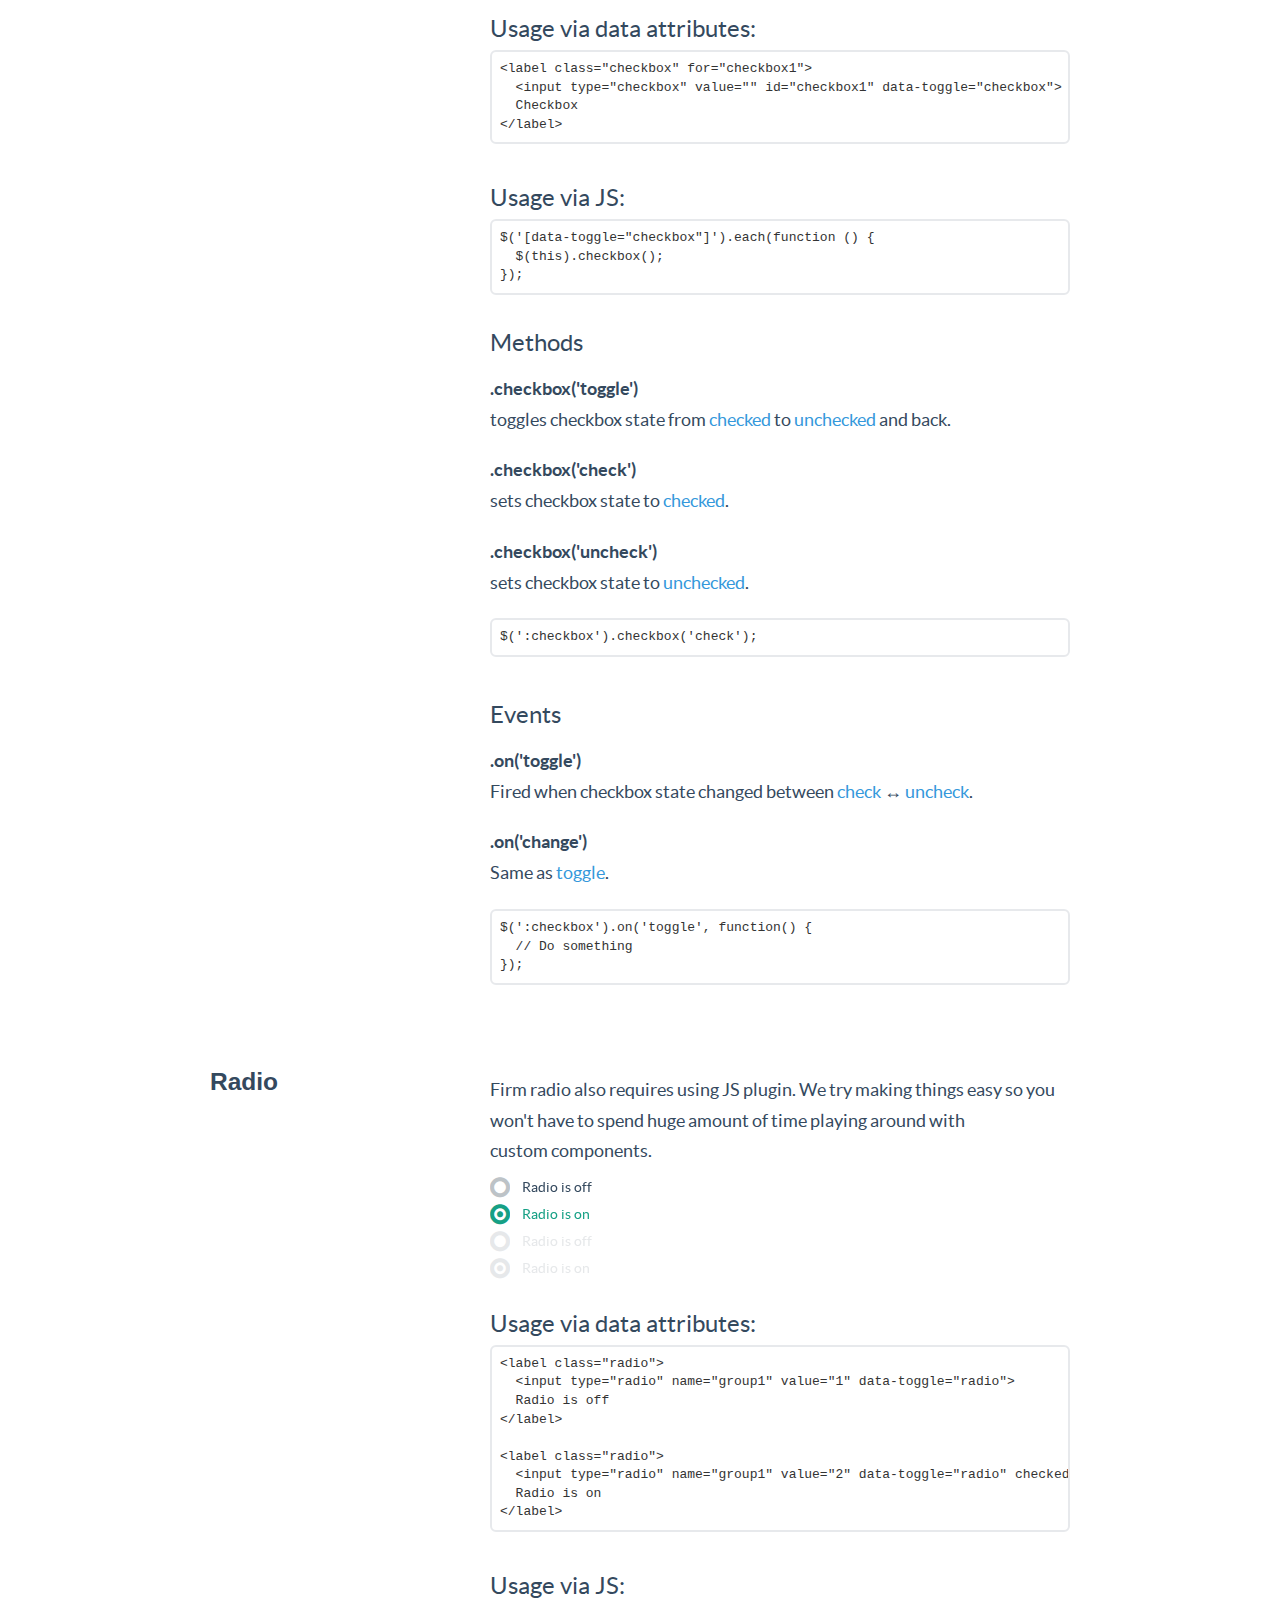
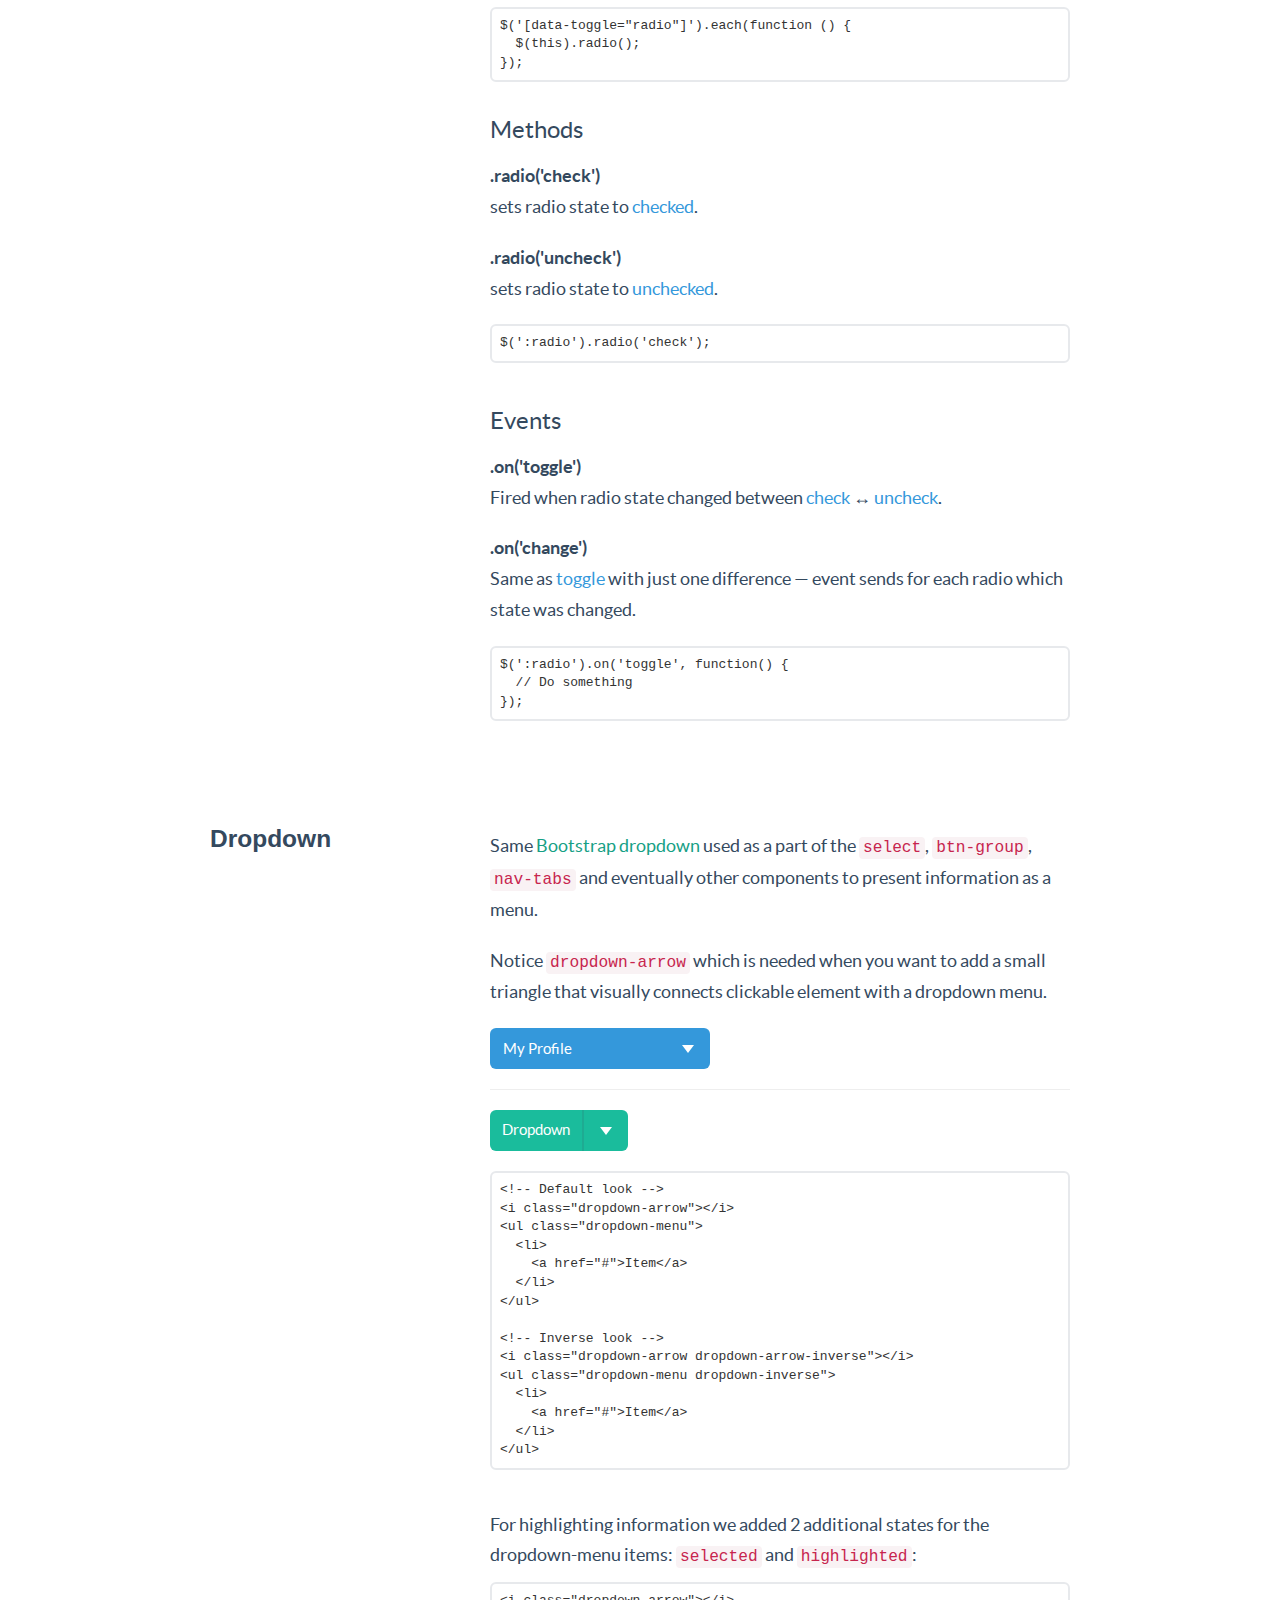
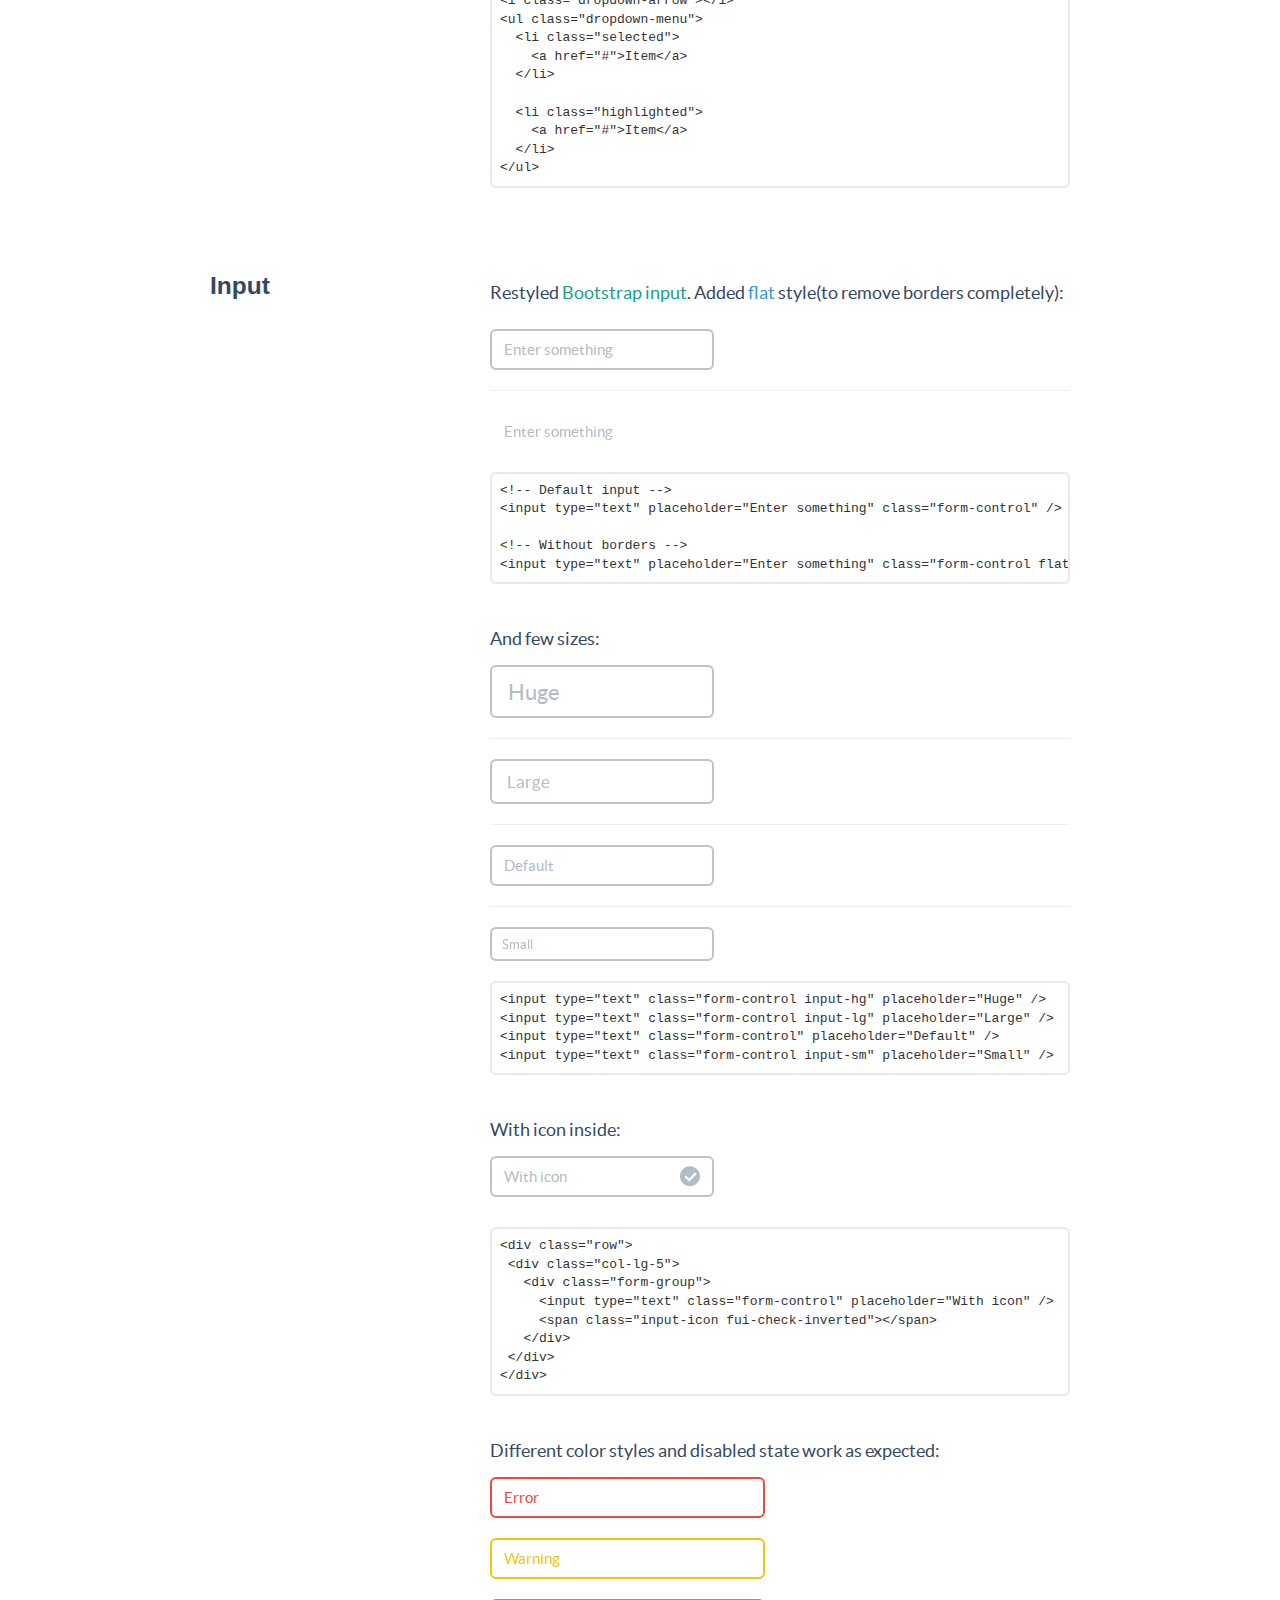
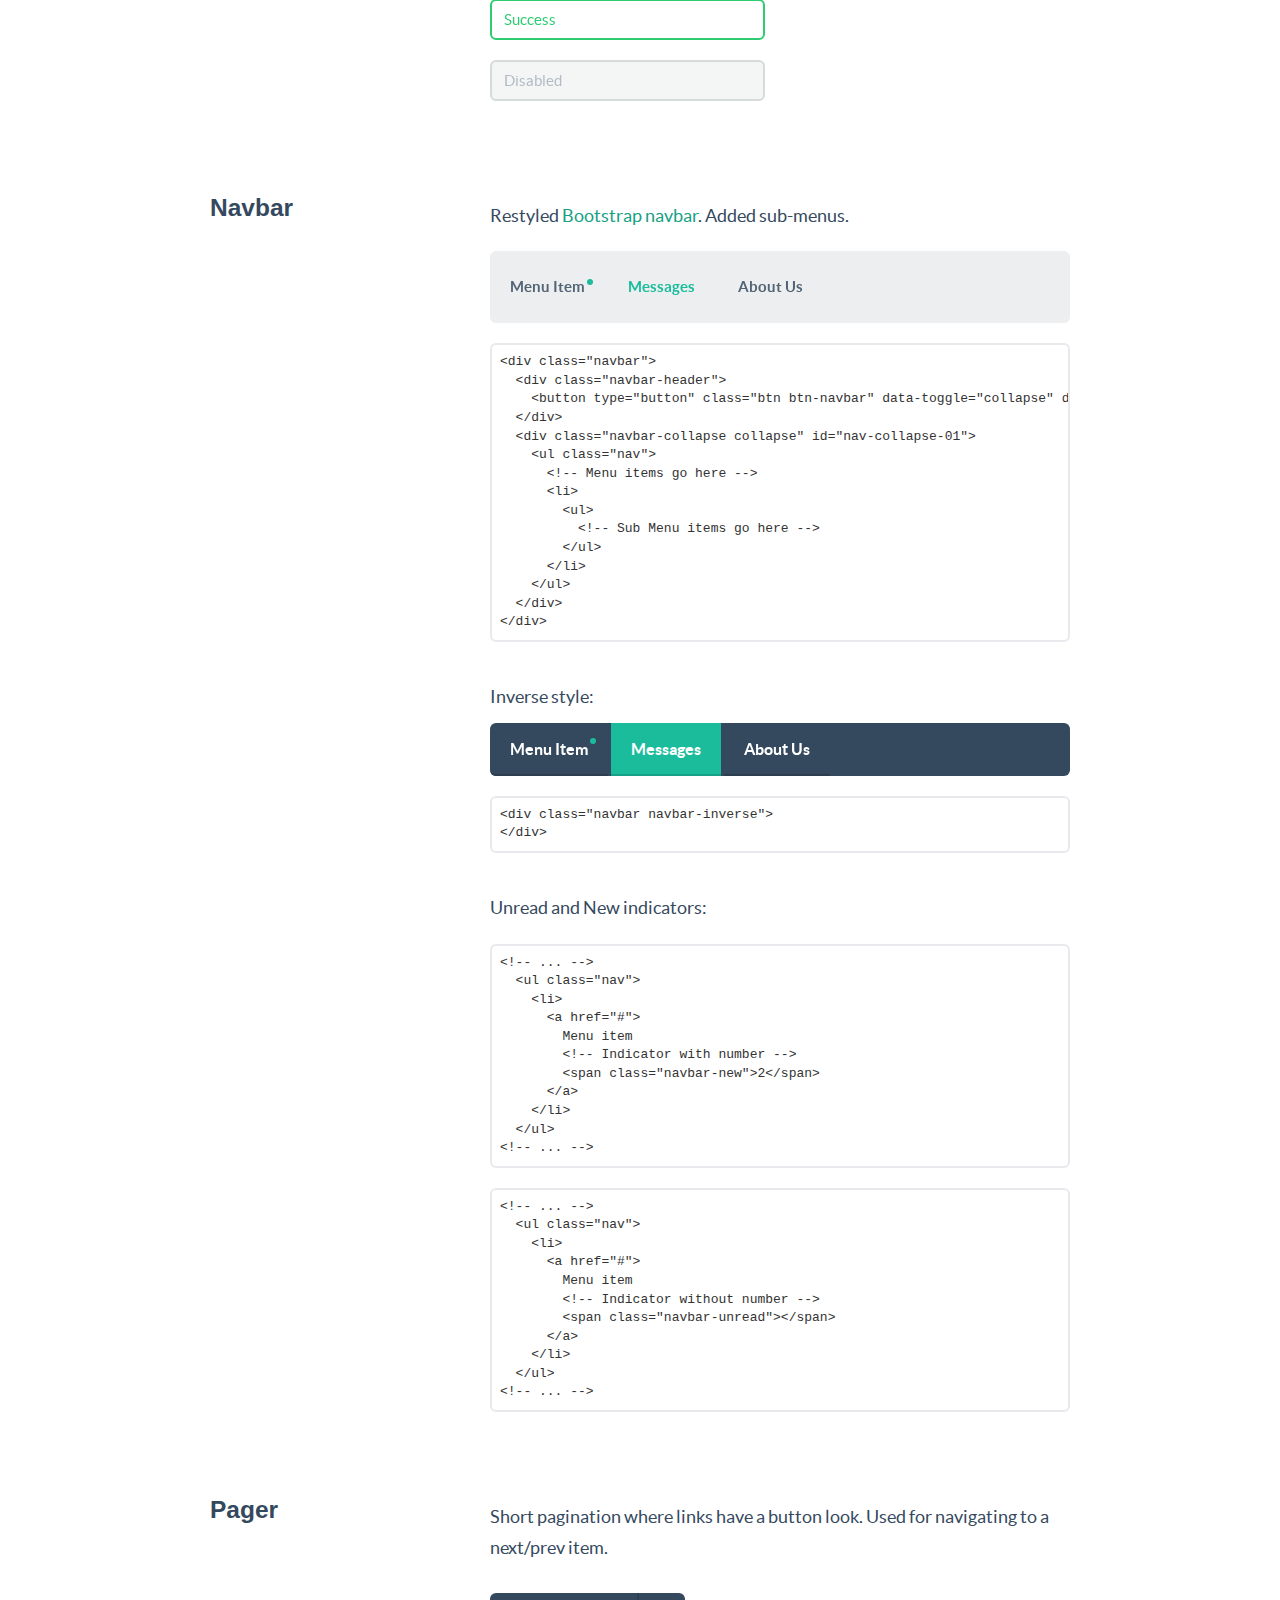
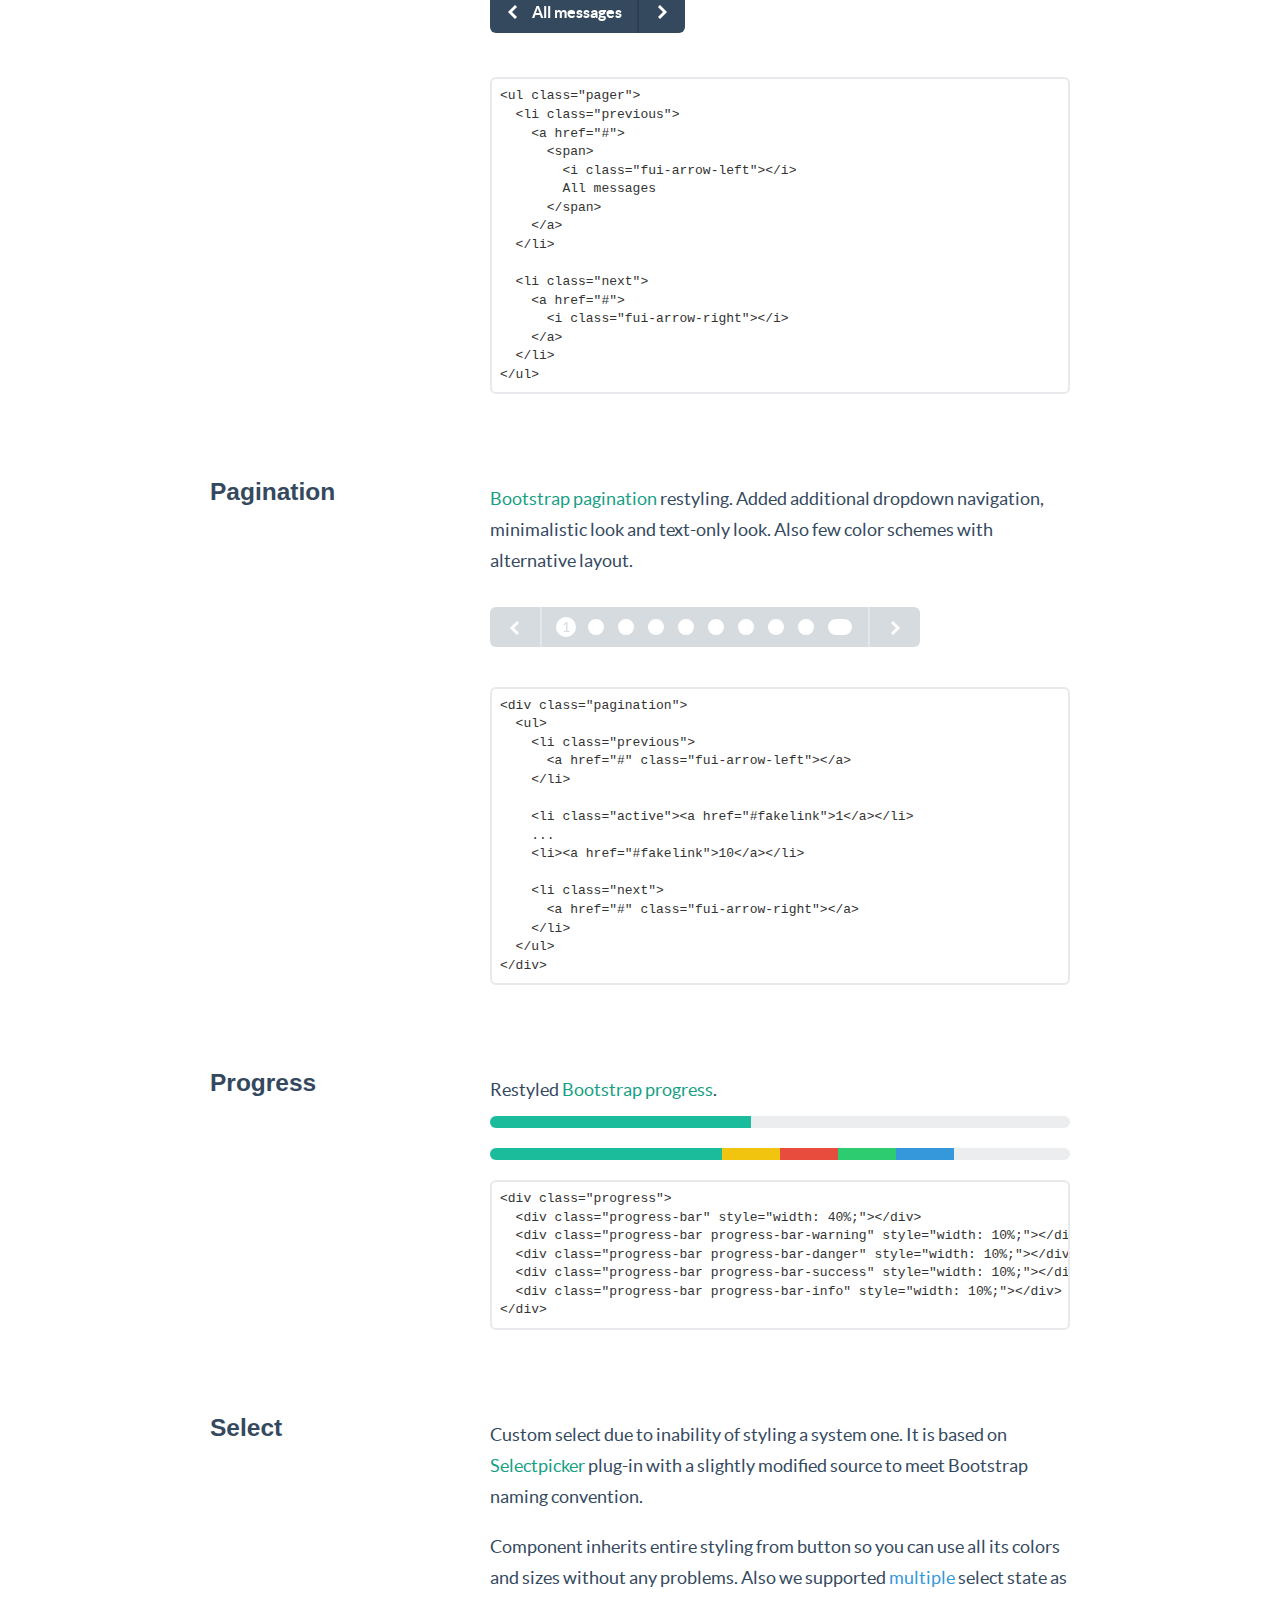
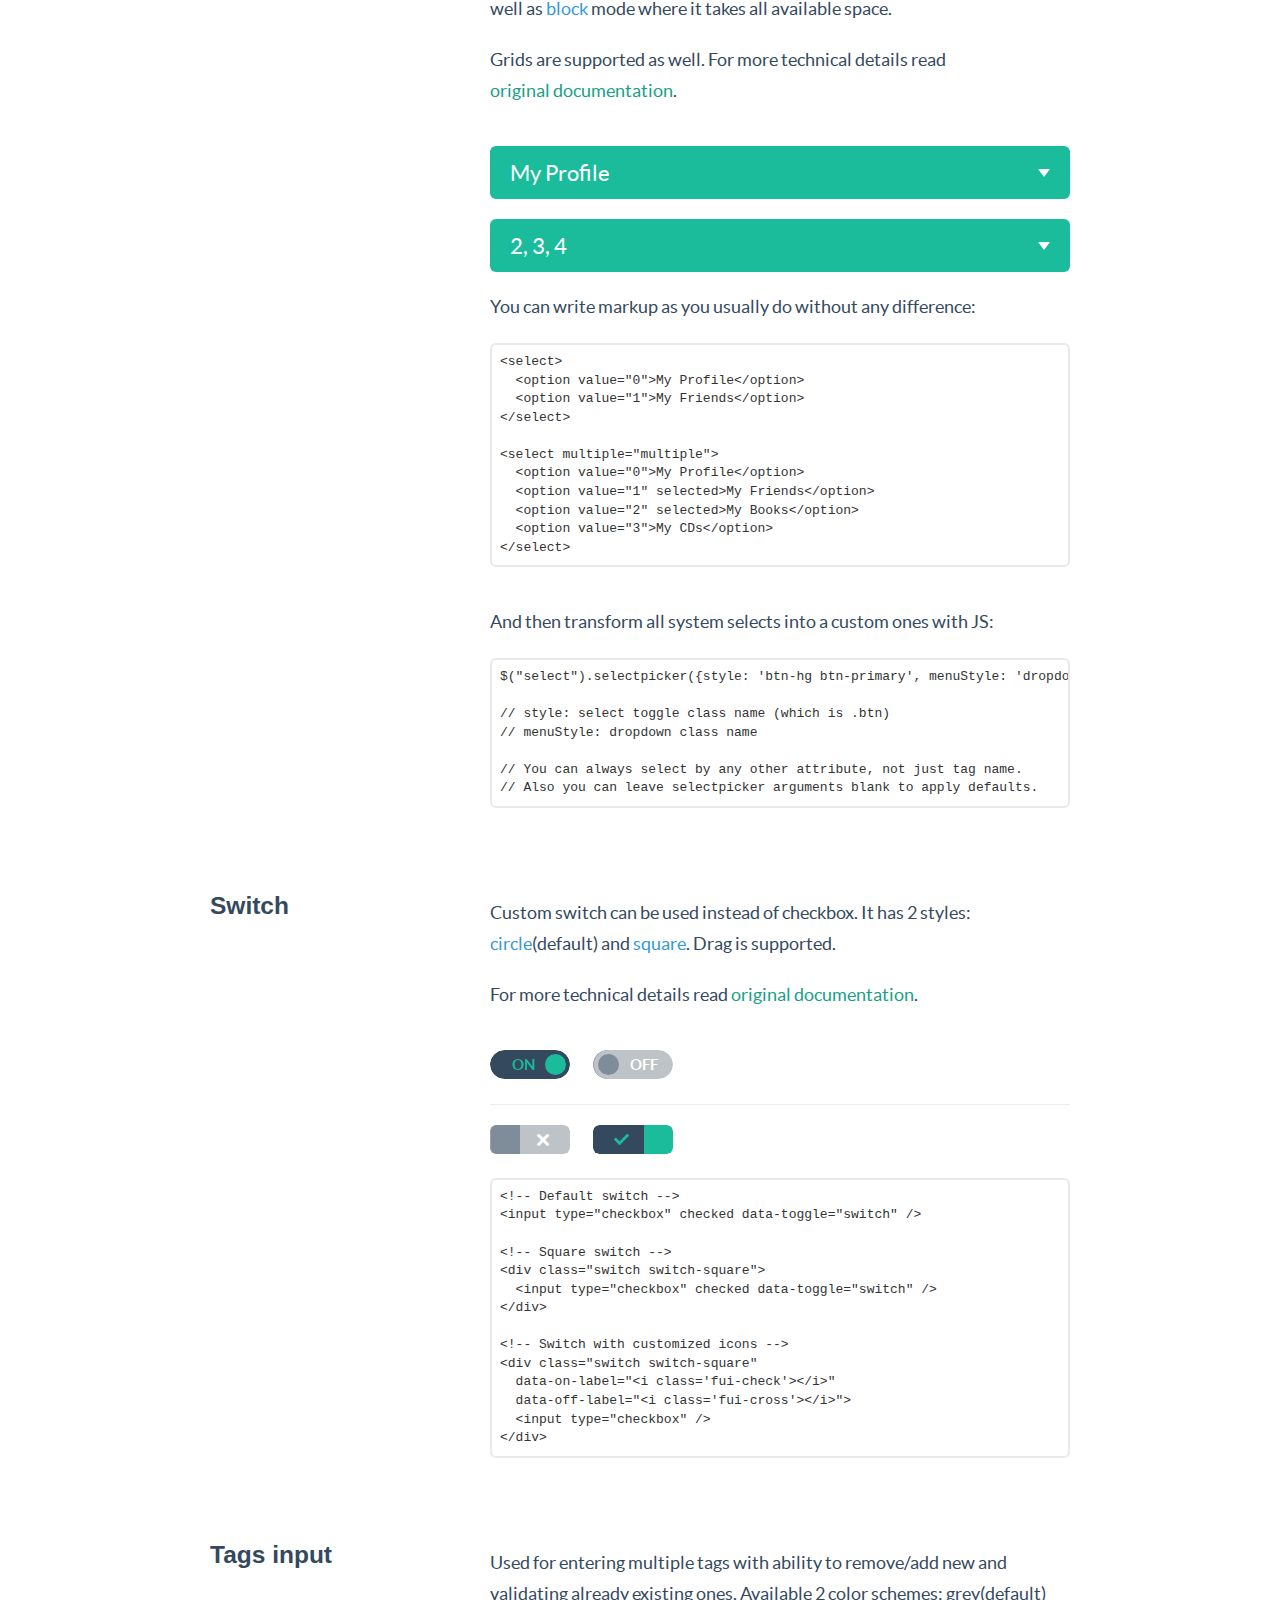
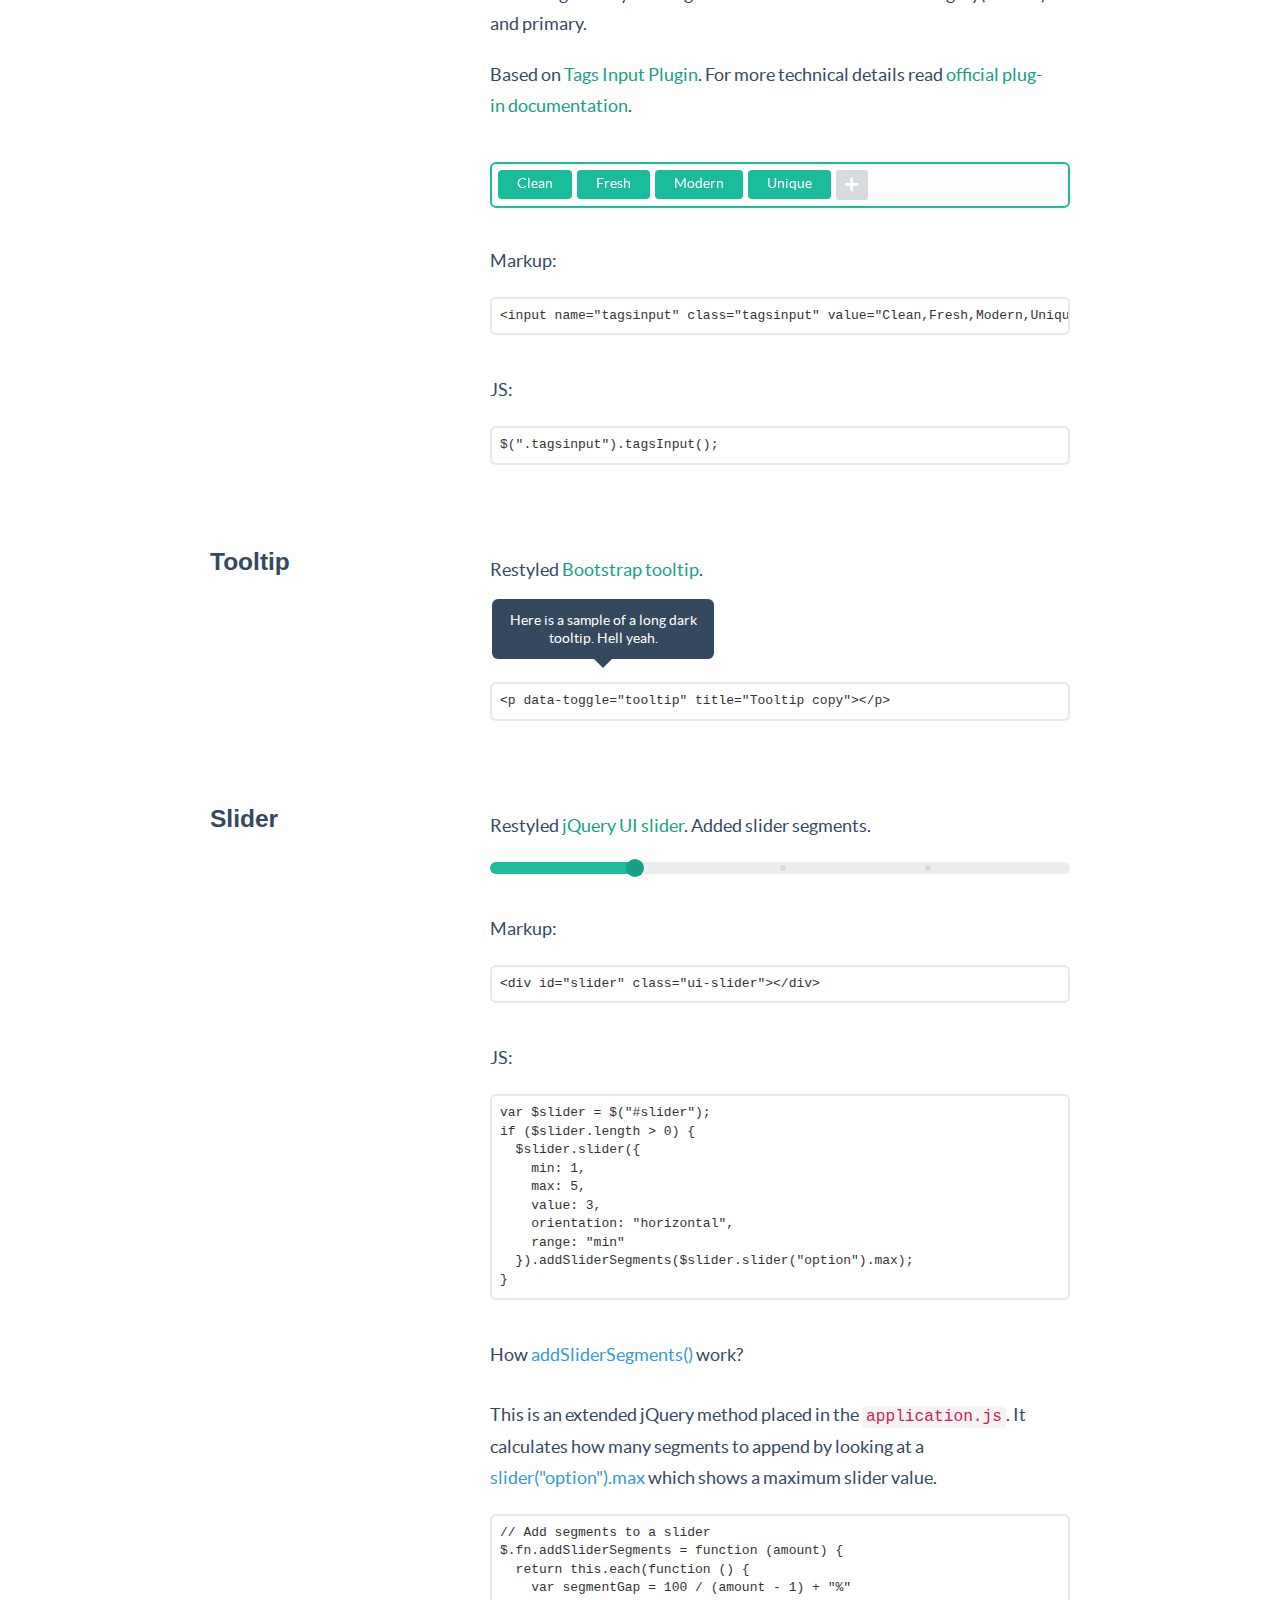
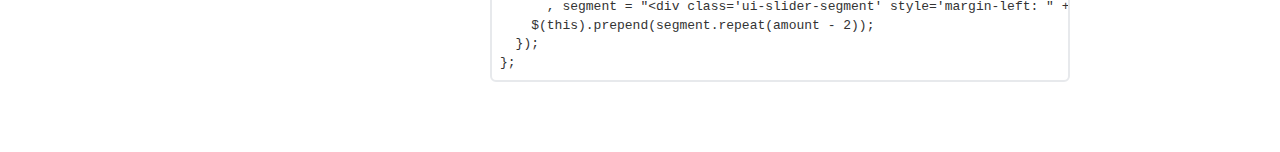
<file: style/Flat-UI-master/components.html>
<!DOCTYPE html>
<html lang="en">
  <head>
    <meta charset="utf-8">
    <title>Components &middot; Flat UI Free</title>
    <meta name="viewport" content="width=device-width, initial-scale=1.0">

    <!-- Loading Bootstrap -->
    <link href="bootstrap/css/bootstrap.css" rel="stylesheet">
    <link href="bootstrap/css/prettify.css" rel="stylesheet">

    <!-- Loading Flat UI -->
    <link href="css/flat-ui.css" rel="stylesheet">
    <link href="css/docs.css" rel="stylesheet">

    <link rel="shortcut icon" href="images/favicon.ico">

    <!-- HTML5 shim, for IE6-8 support of HTML5 elements. All other JS at the end of file. -->
    <!--[if lt IE 9]>
      <script src="js/html5shiv.js"></script>
    <![endif]-->
  </head>
  <body>
    <ul class="demo-sidebar hide-on-tablets">
      <li><a href="#fui-button">Button</a></li>
      <li><a href="#fui-checkbox">Checkbox</a></li>
      <li><a href="#fui-radio">Radio</a></li>
      <li><a href="#fui-dropdown">Dropdown</a></li>
      <li><a href="#fui-input">Input</a></li>
      <li><a href="#fui-navbar">Navbar</a></li>
      <li><a href="#fui-pager">Pager</a></li>
      <li><a href="#fui-pagination">Pagination</a></li>
      <li><a href="#fui-progress">Progress</a></li>
      <li><a href="#fui-select">Select</a></li>
      <li><a href="#fui-switch">Switch</a></li>
      <li><a href="#fui-tagsinput">Tags Input</a></li>
      <li><a href="#fui-tooltip">Tooltip</a></li>
      <li><a href="#fui-slider">Slider</a></li>
    </ul> <!-- /nav -->

		<h1 class="demo-headline">Components</h1>		
    <div class="container">    	
    	<div id="fui-button" class="pbl"></div>
    	
      <div class="demo-row">
        <div class="demo-title">
          <h3>Button</h3>
        </div>

        <div class="demo-content">
          <p>
            After restyling <a href="http://getbootstrap.com/css/#buttons">Bootstrap buttons</a> we decided to add <code>btn-hg</code> size that will be used for main call to actions on a page:
          </p>
          <p class="mbl">
            <button class="btn btn-hg btn-primary">Huge Button</button>
          </p>
<pre class="prettyprint">
&lt;button class="btn btn-hg btn-primary"&gt;
  Boss Button
&lt;/button&gt;
</pre>

          <p class="ptl">
            In some cases buttons should become wider. Yes, we did that as well:
          </p>
          <p class="mbl">
            <button class="btn btn-wide btn-primary mrm">Save</button>
            <button class="btn btn-wide">Cancel</button>
          </p>
<pre class="prettyprint">
&lt;button class="btn btn-wide"&gt;
  Cancel
&lt;/button&gt;
</pre>

          <p class="ptl">
            One more new thing: <code>btn-tip</code>. Use it when need to highlight a part of the button text:
          </p>
          <p class="mbl">
            <button class="btn btn-primary">
              Save
              <span class="btn-tip">$300</span>
            </button>
          </p>
<pre class="prettyprint">
&lt;button class="btn btn-primary"&gt;
  Save
  &lt;span class="btn-tip"&gt;$300&lt;/span&gt;
&lt;/button&gt;
</pre>

          <p class="ptl">
            As usual you can set different colors:
          </p>
          <p class="mbl">
            <button class="btn btn-default mrs">Default</button>
            <button class="btn btn-primary mrs">Primary</button>
            <button class="btn btn-info mrs">Info</button>
            <button class="btn btn-danger mrs">Danger</button>
            <button class="btn btn-success mrs">Success</button>
            <button class="btn btn-warning mrs">Warning</button>
            <button class="btn btn-inverse mrs">Inverse</button>
          </p>
<pre class="prettyprint">
&lt;button class="btn btn-default"&gt;Default&lt;/button&gt;
&lt;button class="btn btn-primary"&gt;Primary&lt;/button&gt;
&lt;button class="btn btn-info"&gt;Info&lt;/button&gt;
&lt;button class="btn btn-danger"&gt;Danger&lt;/button&gt;
&lt;button class="btn btn-success"&gt;Success&lt;/button&gt;
&lt;button class="btn btn-warning"&gt;Warning&lt;/button&gt;
&lt;button class="btn btn-inverse"&gt;Inverse&lt;/button&gt;
</pre>

          <p>
            Button groups, toolbar, disabled state also work as expected.
          </p>
        </div>        
      </div><!-- /.demo-row -->
      
			<div id="fui-checkbox" class="pbl"></div>
			
      <div class="demo-row">      	
        <div class="demo-title">
          <h3>Checkbox</h3>
        </div>

        <div class="demo-content">
          <p>
            Using flat style checkbox requires JS plugin that creates all custom markup for us. Let's take a look:
          </p>
          <label class="checkbox" for="checkbox1">
            <input type="checkbox" value="" id="checkbox1" data-toggle="checkbox">
            Checkbox
          </label>
          <label class="checkbox" for="checkbox2">
            <input type="checkbox" value="" id="checkbox2" checked="checked" data-toggle="checkbox">
            Checkbox
          </label>
          <label class="checkbox" for="checkbox3">
            <input type="checkbox" value="" id="checkbox3" data-toggle="checkbox" disabled="">
            Checkbox
          </label>
          <label class="checkbox" for="checkbox4">
            <input type="checkbox" value="" id="checkbox4" checked="checked" data-toggle="checkbox" disabled="">
            Checkbox
          </label>

          <h6 class="ptl">Usage via data attributes:</h6>
<pre class="prettyprint">
&lt;label class="checkbox" for="checkbox1"&gt;
  &lt;input type="checkbox" value="" id="checkbox1" data-toggle="checkbox"&gt;
  Checkbox
&lt;/label&gt;
</pre>

          <h6 class="ptl">Usage via JS:</h6>
<pre class="prettyprint">
$('[data-toggle="checkbox"]').each(function () {
  $(this).checkbox();
});
</pre>

          <div class="pvm">
            <h6>Methods</h6>
          </div>
          <p class="mbl">
            <strong>.checkbox('toggle')</strong>
            <br/>
            toggles checkbox state from <span class="text-info">checked</span>
            to <span class="text-info">unchecked</span> and back.
          </p>
          <p class="mbl">
            <strong>.checkbox('check')</strong>
            <br/>
            sets checkbox state to <span class="text-info">checked</span>.
          </p>
          <p class="mbl">
            <strong>.checkbox('uncheck')</strong>
            <br/>
            sets checkbox state to <span class="text-info">unchecked</span>.
          </p>
<pre class="prettyprint">
$(':checkbox').checkbox('check');
</pre>

          <div class="pbm ptl">
            <h6>Events</h6>
          </div>
          <p class="mbl">
            <strong>.on('toggle')</strong>
            <br/>
            Fired when checkbox state changed between
            <span class="text-info">check</span> &harr;
            <span class="text-info">uncheck</span>.
          </p>
          <p class="mbl">
            <strong>.on('change')</strong>
            <br/>
            Same as <span class="text-info">toggle</span>.
          </p>
<pre class="prettyprint">
$(':checkbox').on('toggle', function() {
  // Do something
});
</pre>          
          
        </div> <!-- /.demo-content -->
      </div> <!-- /.demo-row -->
      
      <div id="fui-radio" class="pbl"></div>

      <div class="demo-row">
        <div class="demo-title">
          <h3>Radio</h3>
        </div>

        <div class="demo-content">
          <p>
            Firm radio also requires using JS plugin. We try making things easy so you won't have to spend huge amount of time playing around with custom&nbsp;components.
          </p>
          <label class="radio">
            <input type="radio" name="group1" value="1" data-toggle="radio">
            Radio is off
          </label>
          <label class="radio">
            <input type="radio" name="group1" value="2" data-toggle="radio" checked>
            Radio is on
          </label>
          <label class="radio">
            <input type="radio" name="group2" value="1" data-toggle="radio" disabled>
            Radio is off
          </label>
          <label class="radio">
            <input type="radio" name="group2" value="2" data-toggle="radio" disabled checked>
            Radio is on
          </label>

          <h6 class="ptl">Usage via data attributes:</h6>
<pre class="prettyprint">
&lt;label class="radio"&gt;
  &lt;input type="radio" name="group1" value="1" data-toggle="radio"&gt;
  Radio is off
&lt;/label&gt;

&lt;label class="radio"&gt;
  &lt;input type="radio" name="group1" value="2" data-toggle="radio" checked&gt;
  Radio is on
&lt;/label&gt;
</pre>

          <h6 class="ptl">Usage via JS:</h6>
<pre class="prettyprint">
$('[data-toggle="radio"]').each(function () {
  $(this).radio();
});
</pre>

          <div class="pvm">
            <h6>Methods</h6>
          </div>
          <p class="mbl">
            <strong>.radio('check')</strong>
            <br/>
            sets radio state to <span class="text-info">checked</span>.
          </p>
          <p class="mbl">
            <strong>.radio('uncheck')</strong>
            <br/>
            sets radio state to <span class="text-info">unchecked</span>.
          </p>
<pre class="prettyprint">
$(':radio').radio('check');
</pre>

          <div class="pbm ptl">
            <h6>Events</h6>
          </div>
          <p class="mbl">
            <strong>.on('toggle')</strong>
            <br/>
            Fired when radio state changed between
            <span class="text-info">check</span> &harr;
            <span class="text-info">uncheck</span>.
          </p>
          <p class="mbl">
            <strong>.on('change')</strong>
            <br/>
            Same as <span class="text-info">toggle</span> with just one difference &mdash; event sends for each radio which state was changed.
          </p>
<pre class="prettyprint">
$(':radio').on('toggle', function() {
  // Do something
});
</pre>
        </div> <!-- /.demo-content -->
      </div> <!-- /.demo-row -->
    </div><!-- /.container -->

		

    <div class="container ptl">    	
    	<div id="fui-dropdown" class="pbl"></div>
    
      <div class="demo-row">
        <div class="demo-title">
          <h3>Dropdown</h3>
        </div>

        <div class="demo-content">
          <p class="mbl">
            Same <a href="http://getbootstrap.com/components/#dropdowns">Bootstrap dropdown</a> used as a part of the <code>select</code>, <code>btn-group</code>, <code>nav-tabs</code> and eventually other components to present information as a menu.
          </p>

          <p class="mbl">
            Notice <code>dropdown-arrow</code> which is needed when you want to add a small triangle that visually connects clickable element with a dropdown menu.
          </p>

          <select name="info" class="mbn">
            <optgroup label="Profile">
              <option value="0">My Profile</option>
              <option value="1">My Friends</option>
            </optgroup>
            <optgroup label="System">
              <option value="2">Messages</option>
              <option value="3">My Settings</option>
              <option value="4" class="highlighted fui-lock">Logout</option>
            </optgroup>
          </select>

          <hr/>

          <div class="btn-group">
            <i class="dropdown-arrow dropdown-arrow-inverse"></i>
            <button class="btn btn-primary">Dropdown</button>
            <button class="btn btn-primary dropdown-toggle" data-toggle="dropdown">
              <span class="caret"></span>
            </button>
            <ul class="dropdown-menu dropdown-inverse">
              <li><a href="#fakelink">Sub Menu Element</a></li>
              <li><a href="#fakelink">Sub Menu Element</a></li>
              <li><a href="#fakelink">Sub Menu Element</a></li>
            </ul>
          </div>

          <div class="pvl">
<pre class="prettyprint">
&lt;!-- Default look --&gt;
&lt;i class="dropdown-arrow"&gt;&lt;/i&gt;
&lt;ul class="dropdown-menu"&gt;
  &lt;li&gt;
    &lt;a href="#"&gt;Item&lt;/a&gt;
  &lt;/li&gt;
&lt;/ul&gt;

&lt;!-- Inverse look --&gt;
&lt;i class="dropdown-arrow dropdown-arrow-inverse"&gt;&lt;/i&gt;
&lt;ul class="dropdown-menu dropdown-inverse"&gt;
  &lt;li&gt;
    &lt;a href="#"&gt;Item&lt;/a&gt;
  &lt;/li&gt;
&lt;/ul&gt;
</pre>
          </div>

          <p>
            For highlighting information we added 2 additional states for the dropdown-menu items: <code>selected</code> and <code>highlighted</code>:
          </p>
<pre class="prettyprint">
&lt;i class="dropdown-arrow"&gt;&lt;/i&gt;
&lt;ul class="dropdown-menu"&gt;
  &lt;li class="selected"&gt;
    &lt;a href="#"&gt;Item&lt;/a&gt;
  &lt;/li&gt;

  &lt;li class="highlighted"&gt;
    &lt;a href="#"&gt;Item&lt;/a&gt;
  &lt;/li&gt;
&lt;/ul&gt;
</pre>
        </div> <!-- /.demo-content -->
      </div> <!-- /.demo-row -->

			<div id="fui-input" class="pbl"></div>

      <div class="demo-row">
        <div class="demo-title">
          <h3>Input</h3>
        </div>

        <div class="demo-content">
          <p class="mbl">
            Restyled <a href="http://getbootstrap.com/css/#forms">Bootstrap input</a>. Added <span class="text-info">flat</span> style(to remove borders completely):
          </p>
					
					<div class="row">
						<div class="col-lg-5">
							<input type="text" value="" placeholder="Enter something" class="form-control" />
						</div>
					</div>
					<hr />
					<div class="row">
						<div class="col-lg-5">
							<input type="text" value="" placeholder="Enter something" class="form-control flat" />
						</div>
					</div>
<pre class="prettyprint mtl">
&lt;!-- Default input --&gt;
&lt;input type="text" placeholder="Enter something" class="form-control" /&gt;

&lt;!-- Without borders --&gt;
&lt;input type="text" placeholder="Enter something" class="form-control flat" /&gt;
</pre>

          <p class="ptl">And few sizes:</p>
          <div class="row">
          	<div class="col-lg-5">
	          	<input type="text" value="" placeholder="Huge" class="form-control input-hg" />
          	</div>
          </div>
          <hr />
          <div class="row">
          	<div class="col-lg-5">
	          	<input type="text" value="" placeholder="Large" class="form-control input-lg" />
          	</div>
          </div>
          <hr />
          <div class="row">
          	<div class="col-lg-5">
	          	<input type="text" value="" placeholder="Default" class="form-control" />
          	</div>
          </div>
          <hr />
          <div class="row">
          	<div class="col-lg-5">
	          	<input type="text" value="" placeholder="Small" class="form-control input-sm" />
          	</div>
          </div>
<pre class="prettyprint mtl">
&lt;input type="text" class="form-control input-hg" placeholder="Huge" /&gt;
&lt;input type="text" class="form-control input-lg" placeholder="Large" /&gt;
&lt;input type="text" class="form-control" placeholder="Default" /&gt;
&lt;input type="text" class="form-control input-sm" placeholder="Small" /&gt;
</pre>

          <p class="ptl">With icon inside:</p>
          <div class="row">
          	<div class="col-lg-5">
	          	<div class="form-group">
	              <input type="text" value="" placeholder="With icon" class="form-control" />
	              <span class="input-icon fui-check-inverted"></span>
	            </div>
          	</div>            
          </div>
<pre class="prettyprint mtm">
&lt;div class="row"&gt;
 &lt;div class="col-lg-5"&gt;
   &lt;div class="form-group"&gt;
     &lt;input type="text" class="form-control" placeholder="With icon" /&gt;
     &lt;span class="input-icon fui-check-inverted"&gt;&lt;/span&gt;
   &lt;/div&gt;
 &lt;/div&gt;
&lt;/div&gt;
</pre>

          <p class="ptl">
            Different color styles and disabled state work as expected:
            <div class="row">
            	<div class="col-lg-6">
	            	<div class="form-group has-error">
		              <input class="form-control" type="text" placeholder="Error" />
		            </div>
            	</div>
            </div>
            <div class="row">
            	<div class="col-lg-6">
	            	<div class="form-group has-warning">
		              <input class="form-control" type="text" placeholder="Warning" />
		            </div>
            	</div>
            </div>
            <div class="row">
            	<div class="col-lg-6">
	            	<div class="form-group has-success">
		              <input class="form-control" type="text" placeholder="Success" />
		            </div>
            	</div>
            </div>
            <div class="row">
            	<div class="col-lg-6">
	            	<div class="form-group">
		              <input class="form-control" type="text" placeholder="Disabled" disabled />
		            </div>
            	</div>
            </div>
          </p>
        </div> <!-- /.demo-content -->
      </div> <!-- /.demo-row -->

			<div id="fui-navbar" class="pbl"></div>

      <div class="demo-row">
        <div class="demo-title">
          <h3>Navbar</h3>
        </div>
        <div class="demo-content">
          <p class="mbl">
            Restyled <a href="http://getbootstrap.com/components/#navbar">Bootstrap navbar</a>. Added sub-menus.
          </p>

          <div class="navbar">
          	<div class="navbar-header">
	          	<button type="button" class="btn btn-navbar" data-toggle="collapse" data-target="#nav-collapse-01"></button>
          	</div>            
            <div class="navbar-collapse collapse" id="nav-collapse-01">
              <ul class="nav">
                <li>
                  <a href="#fakelink">
                    Menu Item
                    <span class="navbar-unread">1</span>
                  </a>
                </li>
                <li class="active">
                  <a href="#fakelink">
                    Messages
                    <span class="navbar-unread">1</span>
                  </a>
                  <ul>
                    <li><a href="#fakelink">Element One</a></li>
                    <li>
                      <a href="#fakelink">Sub menu</a>
                      <ul>
                        <li><a href="#fakelink">Element One</a></li>
                        <li><a href="#fakelink">Element Two</a></li>
                        <li><a href="#fakelink">Element Three</a></li>
                      </ul> <!-- /Sub menu -->
                    </li>
                    <li><a href="#fakelink">Element Three</a></li>
                  </ul> <!-- /Sub menu -->
                </li>
                <li>
                  <a href="#fakelink">
                    About Us
                  </a>
                </li>
              </ul>
            </div><!--/.nav -->
          </div> <!-- /navbar -->
<pre class="prettyprint mvl">
&lt;div class="navbar"&gt;
  &lt;div class="navbar-header"&gt;
    &lt;button type="button" class="btn btn-navbar" data-toggle="collapse" data-target="#nav-collapse-01"&gt;&lt;/button&gt;
  &lt;/div&gt;    
  &lt;div class="navbar-collapse collapse" id="nav-collapse-01"&gt;
    &lt;ul class="nav"&gt;
      &lt;!-- Menu items go here --&gt;
      &lt;li&gt;
        &lt;ul&gt;
          &lt;!-- Sub Menu items go here --&gt;
        &lt;/ul&gt;
      &lt;/li&gt;
    &lt;/ul&gt;     
  &lt;/div&gt;      
&lt;/div&gt;
</pre>

          <p class="ptl">Inverse style:</p>
          <div class="navbar navbar-inverse">
          	<div class="navbar-header">
	          	<button type="button" class="btn btn-navbar" data-toggle="collapse" data-target="#nav-collapse-01"></button>
          	</div>            
            <div class="navbar-collapse collapse" id="nav-collapse-01">
              <ul class="nav">
                <li>
                  <a href="#fakelink">
                    Menu Item
                    <span class="navbar-unread">1</span>
                  </a>
                </li>
                <li class="active">
                  <a href="#fakelink">
                    Messages
                    <span class="navbar-unread">1</span>
                  </a>
                  <ul>
                    <li><a href="#fakelink">Element One</a></li>
                    <li>
                      <a href="#fakelink">Sub menu</a>
                      <ul>
                        <li><a href="#fakelink">Element One</a></li>
                        <li><a href="#fakelink">Element Two</a></li>
                        <li><a href="#fakelink">Element Three</a></li>
                      </ul> <!-- /Sub menu -->
                    </li>
                    <li><a href="#fakelink">Element Three</a></li>
                  </ul> <!-- /Sub menu -->
                </li>
                <li>
                  <a href="#fakelink">
                    About Us
                  </a>
                </li>
              </ul>
            </div><!--/.nav -->
          </div> <!-- /navbar -->

<pre class="prettyprint mvl">
&lt;div class="navbar navbar-inverse"&gt;
&lt;/div&gt;
</pre>

          <p class="ptl">Unread and New indicators:</p>
<pre class="prettyprint mvl">
&lt;!-- ... --&gt;
  &lt;ul class="nav"&gt;
    &lt;li&gt;
      &lt;a href="#"&gt;
        Menu item
        &lt;!-- Indicator with number --&gt;
        &lt;span class="navbar-new"&gt;2&lt;/span&gt;
      &lt;/a&gt;
    &lt;/li&gt;
  &lt;/ul&gt;
&lt;!-- ... --&gt;
</pre>

<pre class="prettyprint mvl">
&lt;!-- ... --&gt;
  &lt;ul class="nav"&gt;
    &lt;li&gt;
      &lt;a href="#"&gt;
        Menu item
        &lt;!-- Indicator without number --&gt;
        &lt;span class="navbar-unread"&gt;&lt;/span&gt;
      &lt;/a&gt;
    &lt;/li&gt;
  &lt;/ul&gt;
&lt;!-- ... --&gt;
</pre>
          <div id="fui-pager"></div>
        </div> <!-- /.demo-content -->
      </div> <!-- /.demo-row -->

			<div id="fui-pager" class="pbl"></div>

      <div class="demo-row">
        <div class="demo-title">
          <h3>Pager</h3>
        </div>
        <div class="demo-content">
          <p>
            Short pagination where links have a button look. Used for navigating to a next/prev item.
          </p>
          <ul class="pager">
            <li class="previous">
              <a href="#fakelink">
                <i class="fui-arrow-left"></i>
                <span>All messages</span>
              </a>
            </li>
            <li class="next">
              <a href="#fakelink">
                <i class="fui-arrow-right"></i>
              </a>
            </li>
          </ul>

<pre class="prettyprint mvl">
&lt;ul class="pager"&gt;
  &lt;li class="previous"&gt;
    &lt;a href="#"&gt;
      &lt;span&gt;
        &lt;i class="fui-arrow-left"&gt;&lt;/i&gt;
        All messages
      &lt;/span&gt;
    &lt;/a&gt;
  &lt;/li&gt;

  &lt;li class="next"&gt;
    &lt;a href="#"&gt;
      &lt;i class="fui-arrow-right"&gt;&lt;/i&gt;
    &lt;/a&gt;
  &lt;/li&gt;
&lt;/ul&gt;
</pre>
          <div id="fui-pagination"></div>
        </div> <!-- /.demo-content -->
      </div> <!-- /.demo-row -->

			<div id="fui-pagination" class="pbl"></div>

      <div class="demo-row">
        <div class="demo-title">
          <h3>Pagination</h3>
        </div>
        <div class="demo-content">
          <p>
            <a href="http://getbootstrap.com/components/#pagination">Bootstrap pagination</a> restyling. Added additional dropdown navigation, minimalistic look and text-only look. Also few color schemes with alternative layout.
          </p>
          <div class="pagination">
            <ul>
              <li class="previous"><a href="#fakelink" class="fui-arrow-left"></a></li>
              <li class="active"><a href="#fakelink">1</a></li>
              <li><a href="#fakelink">2</a></li>
              <li><a href="#fakelink">3</a></li>
              <li><a href="#fakelink">4</a></li>
              <li><a href="#fakelink">5</a></li>
              <li><a href="#fakelink">6</a></li>
              <li><a href="#fakelink">7</a></li>
              <li><a href="#fakelink">8</a></li>
              <li><a href="#fakelink">9</a></li>
              <li><a href="#fakelink">10</a></li>
              <li class="next"><a href="#fakelink" class="fui-arrow-right"></a></li>
            </ul>
          </div>

<pre class="prettyprint mvl">
&lt;div class="pagination"&gt;
  &lt;ul&gt;
    &lt;li class="previous"&gt;
      &lt;a href="#" class="fui-arrow-left"&gt;&lt;/a&gt;
    &lt;/li&gt;

    &lt;li class="active"&gt;&lt;a href="#fakelink"&gt;1&lt;/a&gt;&lt;/li&gt;
    ...
    &lt;li&gt;&lt;a href="#fakelink"&gt;10&lt;/a&gt;&lt;/li&gt;

    &lt;li class="next"&gt;
      &lt;a href="#" class="fui-arrow-right"&gt;&lt;/a&gt;
    &lt;/li&gt;
  &lt;/ul&gt;
&lt;/div&gt;
</pre>

        </div> <!-- /.demo-content -->
      </div> <!-- /.demo-row -->

			<div id="fui-progress" class="pbl"></div>

      <div class="demo-row">
        <div class="demo-title">
          <h3>Progress</h3>
        </div>
        <div class="demo-content">
          <p>
            Restyled <a href="http://getbootstrap.com/components/#progress">Bootstrap progress</a>.
          </p>
          <div class="progress">
            <div class="progress-bar" style="width: 45%;"></div>
          </div>
          <div class="progress">
            <div class="progress-bar" style="width: 40%;"></div>
            <div class="progress-bar progress-bar-warning" style="width: 10%;"></div>
            <div class="progress-bar progress-bar-danger" style="width: 10%;"></div>
            <div class="progress-bar progress-bar-success" style="width: 10%;"></div>
            <div class="progress-bar progress-bar-info" style="width: 10%;"></div>
          </div>

<pre class="prettyprint mvl">
&lt;div class="progress"&gt;
  &lt;div class="progress-bar" style="width: 40%;"&gt;&lt;/div&gt;
  &lt;div class="progress-bar progress-bar-warning" style="width: 10%;"&gt;&lt;/div&gt;
  &lt;div class="progress-bar progress-bar-danger" style="width: 10%;"&gt;&lt;/div&gt;
  &lt;div class="progress-bar progress-bar-success" style="width: 10%;"&gt;&lt;/div&gt;
  &lt;div class="progress-bar progress-bar-info" style="width: 10%;"&gt;&lt;/div&gt;
&lt;/div&gt;
</pre>
          <div id="fui-select"></div>
        </div> <!-- /.demo-content -->
      </div> <!-- /.demo-row -->

			<div id="fui-select" class="pbl"></div>

      <div class="demo-row">
        <div class="demo-title">
          <h3>Select</h3>
        </div>
        <div class="demo-content">
          <p class="mbl">
            Custom select due to inability of styling a system one. It is based on <a href="https://github.com/silviomoreto/bootstrap-select">Selectpicker</a> plug-in with a slightly modified source to meet Bootstrap naming convention.
          </p>
          <p class="mbl">
            Component inherits entire styling from button so you can use all its colors and sizes without any problems. Also we supported <span class="text-info">multiple</span> select state as well as <span class="text-info">block</span> mode where it takes all available space.
          </p>
          <p class="mbl pbl">
            Grids are supported as&nbsp;well. For more technical details read <a href="https://github.com/silviomoreto/bootstrap-select#usage">original&nbsp;documentation</a>.
          </p>
          <select name="huge" class="select-block mbl">
            <optgroup label="Profile">
              <option value="0">My Profile</option>
              <option value="1">My Friends</option>
            </optgroup>
            <optgroup label="System">
              <option value="2">Messages</option>
              <option value="3">My Settings</option>
              <option value="4" class="highlighted">Logout</option>
            </optgroup>
          </select>

          <select multiple="multiple" name="huge" class="select-block mbl">
            <option value="0">1</option>
            <option value="1" selected>2</option>
            <option value="2" selected>3</option>
            <option value="3" selected>4</option>
            <option value="4">5</option>
          </select>

          <p class="mvl">
            You can write markup as you usually do without any difference:
          </p>

<pre class="prettyprint mvl">
&lt;select&gt;
  &lt;option value="0"&gt;My Profile&lt;/option&gt;
  &lt;option value="1"&gt;My Friends&lt;/option&gt;
&lt;/select&gt;

&lt;select multiple="multiple"&gt;
  &lt;option value="0"&gt;My Profile&lt;/option&gt;
  &lt;option value="1" selected&gt;My Friends&lt;/option&gt;
  &lt;option value="2" selected&gt;My Books&lt;/option&gt;
  &lt;option value="3"&gt;My CDs&lt;/option&gt;
&lt;/select&gt;
</pre>

          <p class="mvl ptl">
            And then transform all system selects into a custom ones with JS:
          </p>

<pre class="prettyprint mvl">
$("select").selectpicker({style: 'btn-hg btn-primary', menuStyle: 'dropdown-inverse'});

// style: select toggle class name (which is .btn)
// menuStyle: dropdown class name

// You can always select by any other attribute, not just tag name.
// Also you can leave selectpicker arguments blank to apply defaults.
</pre>
          <div id="fui-switch"></div>
        </div> <!-- /.demo-content -->
      </div> <!-- /.demo-row -->

			<div id="fui-switch" class="pbl"></div>

      <div class="demo-row">
        <div class="demo-title">
          <h3>Switch</h3>
        </div>
        <div class="demo-content">
          <p class="mbl">
            Custom switch can be used instead of checkbox. It has 2 styles: <span class="text-info">circle</span>(default) and <span class="text-info">square</span>. Drag is supported.
          </p>
          <p class="mbl pbl">
            For more technical details read <a href="http://www.larentis.eu/switch">original documentation</a>.
          </p>
          <span class="mrl">
            <input type="checkbox" checked data-toggle="switch" />
          </span>
          <input type="checkbox" data-toggle="switch" />

          <hr/>

          <div class="switch switch-square mrl"
            data-on-label="<i class='fui-check'></i>"
            data-off-label="<i class='fui-cross'></i>">
            <input type="checkbox" />
          </div>

          <div class="switch switch-square"
            data-on-label="<i class='fui-check'></i>"
            data-off-label="<i class='fui-cross'></i>">
            <input type="checkbox" checked />
          </div>

<pre class="prettyprint mvl">
&lt;!-- Default switch --&gt;
&lt;input type="checkbox" checked data-toggle="switch" /&gt;

&lt;!-- Square switch --&gt;
&lt;div class="switch switch-square"&gt;
  &lt;input type="checkbox" checked data-toggle="switch" /&gt;
&lt;/div&gt;

&lt;!-- Switch with customized icons --&gt;
&lt;div class="switch switch-square"
  data-on-label="&lt;i class='fui-check'&gt;&lt;/i&gt;"
  data-off-label="&lt;i class='fui-cross'&gt;&lt;/i&gt;"&gt;
  &lt;input type="checkbox" /&gt;
&lt;/div&gt;
</pre>
        </div> <!-- /.demo-content -->
      </div> <!-- /.demo-row -->

			<div id="fui-tagsinput" class="pbl"></div>

      <div class="demo-row">
        <div class="demo-title">
          <h3>Tags input</h3>
        </div>
        <div class="demo-content">
          <p class="mbl">
            Used for entering multiple tags with ability to remove/add new and validating already existing ones. Available 2 color schemes: grey(default) and primary.
          </p>
          <p class="mbl pbl">
            Based on <a href="http://xoxco.com/projects/code/tagsinput">Tags Input Plugin</a>. For more technical details read <a href="https://github.com/xoxco/jQuery-Tags-Input#instructions">official plug-in&nbsp;documentation</a>.
          </p>

          <input name="tagsinput" class="tagsinput" value="Clean,Fresh,Modern,Unique" />

          <p class="ptl">Markup:</p>

<pre class="prettyprint mvl">
&lt;input name="tagsinput" class="tagsinput" value="Clean,Fresh,Modern,Unique" /&gt;
</pre>

          <p class="ptl">JS:</p>

<pre class="prettyprint mvl">
$(".tagsinput").tagsInput();
</pre>
          <div id="fui-tooltip"></div>
        </div> <!-- /.demo-content -->
      </div> <!-- /.demo-row -->

			<div id="fui-tooltip" class="pbl"></div>

      <div class="demo-row">
        <div class="demo-title">
          <h3>Tooltip</h3>
        </div>
        <div class="demo-content">
          <p class="mbl">
            Restyled <a href="http://getbootstrap.com/javascript/#tooltips">Bootstrap tooltip</a>.
          </p>

          <div style="width: 40%; padding-left: 10px; height: 60px;">
            <div class="demo-tooltips">
              <p data-toggle="tooltip" title="Here is a sample of a long dark tooltip. Hell yeah."></p>
            </div>
          </div> <!-- /tooltips -->

<pre class="prettyprint mvl">
&lt;p data-toggle="tooltip" title="Tooltip copy"&gt;&lt;/p&gt;
</pre>

          <div id="fui-slider"></div>
        </div> <!-- /.demo-content -->
      </div> <!-- /.demo-row -->

			<div id="fui-slider" class="pbl"></div>

      <div class="demo-row">
        <div class="demo-title">
          <h3>Slider</h3>
        </div>
        <div class="demo-content">
          <p class="mbl">
            Restyled <a href="http://jqueryui.com/slider">jQuery UI slider</a>. Added slider segments.
          </p>

          <div id="slider" class="ui-slider"></div>

          <p class="ptl">Markup:</p>

<pre class="prettyprint mvl">
&lt;div id="slider" class="ui-slider"&gt;&lt;/div&gt;
</pre>

          <p class="ptl">JS:</p>

<pre class="prettyprint mvl">
var $slider = $("#slider");
if ($slider.length > 0) {
  $slider.slider({
    min: 1,
    max: 5,
    value: 3,
    orientation: "horizontal",
    range: "min"
  }).addSliderSegments($slider.slider("option").max);
}
</pre>

          <p class="pvl">How <span class="text-info">addSliderSegments()</span> work?</p>
          <p>This is an extended jQuery method placed in the <code>application.js</code>. It calculates how many segments to append by looking at a <span class="text-info">slider("option").max</span> which shows a maximum slider value.</p>

<pre class="prettyprint mvl">
// Add segments to a slider
$.fn.addSliderSegments = function (amount) {
  return this.each(function () {
    var segmentGap = 100 / (amount - 1) + "%"
      , segment = "&lt;div class='ui-slider-segment' style='margin-left: " + segmentGap + ";'&gt;&lt;/div&gt;";
    $(this).prepend(segment.repeat(amount - 2));
  });
};
</pre>
        </div> <!-- /.demo-content -->
      </div> <!-- /.demo-row -->
    </div><!-- /.container -->

    <!-- Load JS here for greater good =============================-->
    <script src="js/jquery-1.8.3.min.js"></script>
    <script src="js/jquery-ui-1.10.3.custom.min.js"></script>
    <script src="js/jquery.ui.touch-punch.min.js"></script>
    <script src="js/bootstrap.min.js"></script>
    <script src="js/bootstrap-select.js"></script>
    <script src="js/bootstrap-switch.js"></script>
    <script src="js/flatui-checkbox.js"></script>
    <script src="js/flatui-radio.js"></script>
    <script src="js/jquery.tagsinput.js"></script>
    <script src="js/jquery.placeholder.js"></script>
    <script src="bootstrap/js/google-code-prettify/prettify.js"></script>
    <script src="js/application.js"></script>
  </body>
</html>
</file>
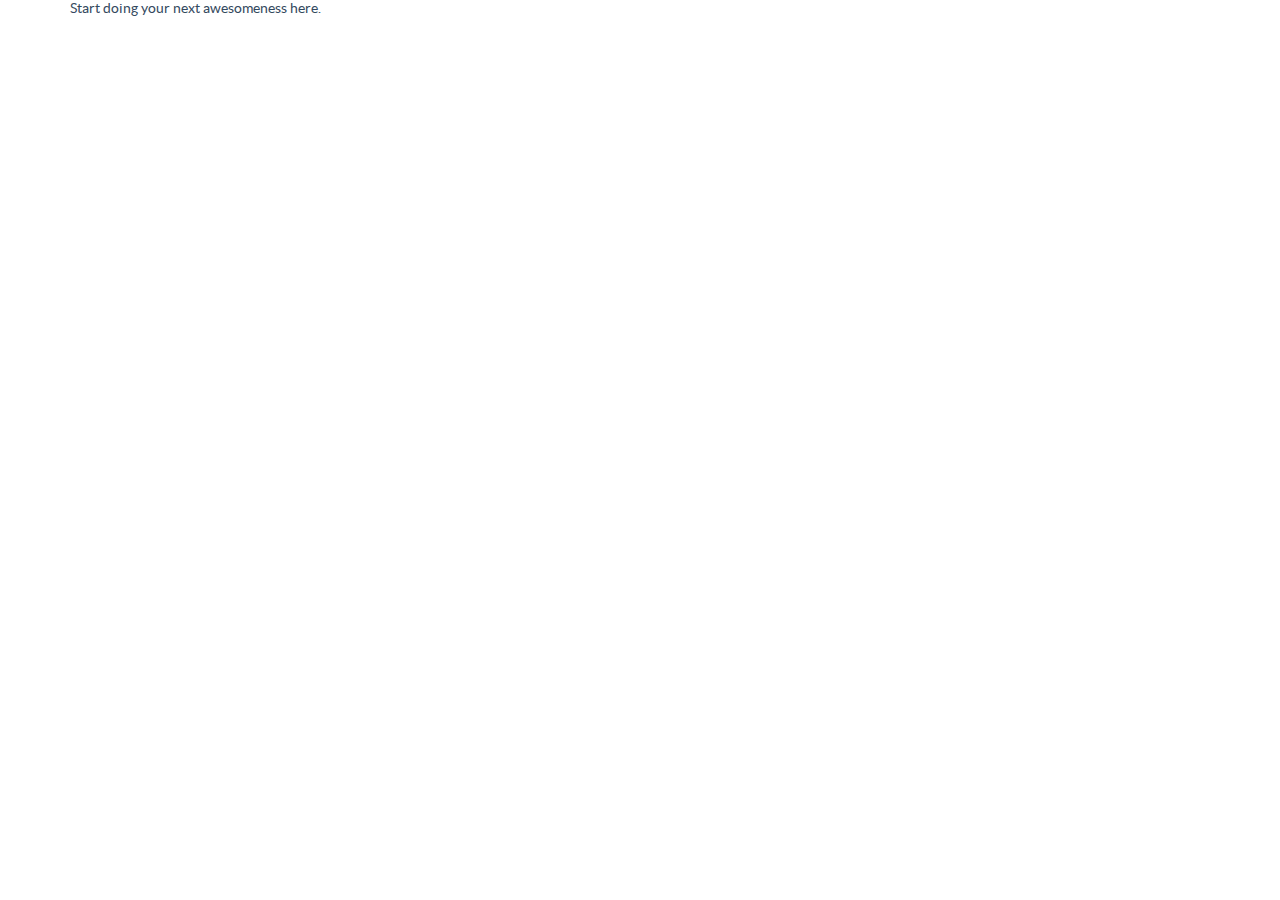
<file: style/Flat-UI-master/template.html>
<!DOCTYPE html>
<html lang="en">
  <head>
    <meta charset="utf-8">
    <title>Flat UI Free</title>
    <meta name="viewport" content="width=device-width, initial-scale=1.0">

    <!-- Loading Bootstrap -->
    <link href="bootstrap/css/bootstrap.css" rel="stylesheet">

    <!-- Loading Flat UI -->
    <link href="css/flat-ui.css" rel="stylesheet">

    <link rel="shortcut icon" href="images/favicon.ico">

    <!-- HTML5 shim, for IE6-8 support of HTML5 elements. All other JS at the end of file. -->
    <!--[if lt IE 9]>
      <script src="js/html5shiv.js"></script>
    <![endif]-->
  </head>
  <body>
    <div class="container">
      Start doing your next awesomeness here.
    </div>
    <!-- /.container -->


    <!-- Load JS here for greater good =============================-->
    <script src="js/jquery-1.8.3.min.js"></script>
    <script src="js/jquery-ui-1.10.3.custom.min.js"></script>
    <script src="js/jquery.ui.touch-punch.min.js"></script>
    <script src="js/bootstrap.min.js"></script>
    <script src="js/bootstrap-select.js"></script>
    <script src="js/bootstrap-switch.js"></script>
    <script src="js/flatui-checkbox.js"></script>
    <script src="js/flatui-radio.js"></script>
    <script src="js/jquery.tagsinput.js"></script>
    <script src="js/jquery.placeholder.js"></script>
  </body>
</html>
</file>
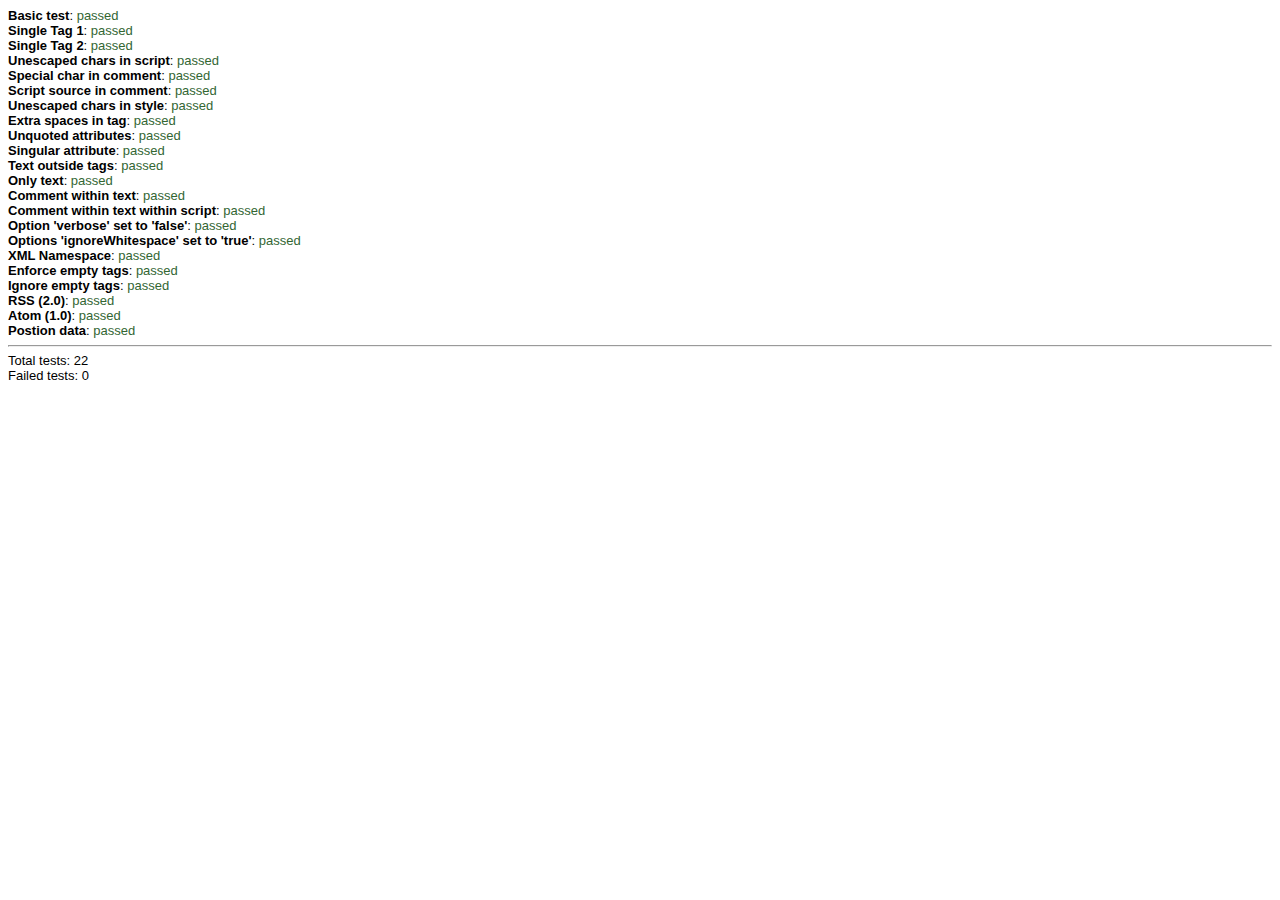
<file: node_modules/d3/node_modules/jsdom/node_modules/htmlparser/runtests.html>
<!DOCTYPE html PUBLIC "-//W3C//DTD HTML 4.01 Transitional//EN" "http://www.w3.org/TR/html4/loose.dtd">
<html>
	<head>
		<meta http-equiv="Content-Type" content="text/html; charset=UTF-8">
		<title>Node.js HTML Parser</title>
		<style type="text/css">
			.good {
				color: #363;
			}
			.bad {
				color: #633;
				font-style: italic;
			}
		</style>
		<script language="JavaScript">
			if ((typeof JSON) != "object") {
				var head = document.getElementsByTagName("head")[0];
				var script = document.createElement('script');
				script.type = "text/javascript";
				script.src = "json2.js";
				head.insertBefore(script, head.firstChild)
			}
		</script>
		<script language="JavaScript" src="lib/htmlparser.js"></script>
		<script language="JavaScript" src="tests/01-basic.js"></script>
		<script language="JavaScript" src="tests/02-single_tag_1.js"></script>
		<script language="JavaScript" src="tests/03-single_tag_2.js"></script>
		<script language="JavaScript" src="tests/04-unescaped_in_script.js"></script>
		<script language="JavaScript" src="tests/05-tags_in_comment.js"></script>
		<script language="JavaScript" src="tests/06-comment_in_script.js"></script>
		<script language="JavaScript" src="tests/07-unescaped_in_style.js"></script>
		<script language="JavaScript" src="tests/08-extra_spaces_in_tag.js"></script>
		<script language="JavaScript" src="tests/09-unquoted_attrib.js"></script>
		<script language="JavaScript" src="tests/10-singular_attribute.js"></script>
		<script language="JavaScript" src="tests/11-text_outside_tags.js"></script>
		<script language="JavaScript" src="tests/12-text_only.js"></script>
		<script language="JavaScript" src="tests/13-comment_in_text.js"></script>
		<script language="JavaScript" src="tests/14-comment_in_text_in_script.js"></script>
		<script language="JavaScript" src="tests/15-non-verbose.js"></script>
		<script language="JavaScript" src="tests/16-ignore_whitespace.js"></script>
		<script language="JavaScript" src="tests/17-xml_namespace.js"></script>
		<script language="JavaScript" src="tests/18-enforce_empty_tags.js"></script>
		<script language="JavaScript" src="tests/19-ignore_empty_tags.js"></script>
		<script language="JavaScript" src="tests/20-rss.js"></script>
		<script language="JavaScript" src="tests/21-atom.js"></script>
		<script language="JavaScript" src="tests/22-position_data.js"></script>
		<!-- //TODO: dynamic loading of test files -->
	</head>
	<body style="font-size: small; font-family:Arial, Helvetica, sans-serif;">

		<script language="JavaScript">
			var chunkSize = 5;
			var testCount = 0;
			var failedCount = 0;
			while (Tautologistics.NodeHtmlParser.Tests.length) {
				testCount++;
				var test = Tautologistics.NodeHtmlParser.Tests.shift();
				try {
					var handlerCallback = function handlerCallback (error) {
						if (error)
							document.write("<hr>Handler error: " + error + "<hr>");
					}
					var handler = (test.type == "rss") ?
						new Tautologistics.NodeHtmlParser.RssHandler(handlerCallback, test.options.handler)
						:
						new Tautologistics.NodeHtmlParser.DefaultHandler(handlerCallback, test.options.handler)
						;
					var parser = new Tautologistics.NodeHtmlParser.Parser(handler, test.options.parser);
					document.write("<b>" + test.name + "</b>: ");
					parser.parseComplete(test.html);
					var resultComplete = handler.dom;
					var chunkPos = 0;
					parser.reset();
					while (chunkPos < test.html.length) {
						parser.parseChunk(test.html.substring(chunkPos, chunkPos + chunkSize));
						chunkPos += chunkSize;
					}
					parser.done();
					var resultChunk = handler.dom;
					var testResult =
						JSON.stringify(resultComplete).toString() === JSON.stringify(test.expected).toString()
						&&
						JSON.stringify(resultChunk).toString() === JSON.stringify(test.expected).toString()
						;
					document.write(testResult ? "<font class='good'>passed</font>" : "<font class='bad'>FAILED</font>");
					if (!testResult) {
						failedCount++;
						document.write("<pre>");
						document.write("<b>Complete</b>\n");
						document.write(JSON.stringify(resultComplete, null, 2));
						document.write("<b>Chunked</b>\n");
						document.write(JSON.stringify(resultChunk, null, 2));
						document.write("<h2>Expected</h2>\n");
						document.write(JSON.stringify(test.expected, null, 2));
						document.write("</pre>");
					}
				} catch (ex) {
					document.write("<h1>Exception occured during test: " + ex + "</h1>")
				}
				document.write("<br>");
			}
			document.write("<hr>");
			document.write("Total tests: " + testCount + "<br>");
			document.write("Failed tests: " + failedCount + "<br>");
		</script>
	
	</body>
</html>
</file>
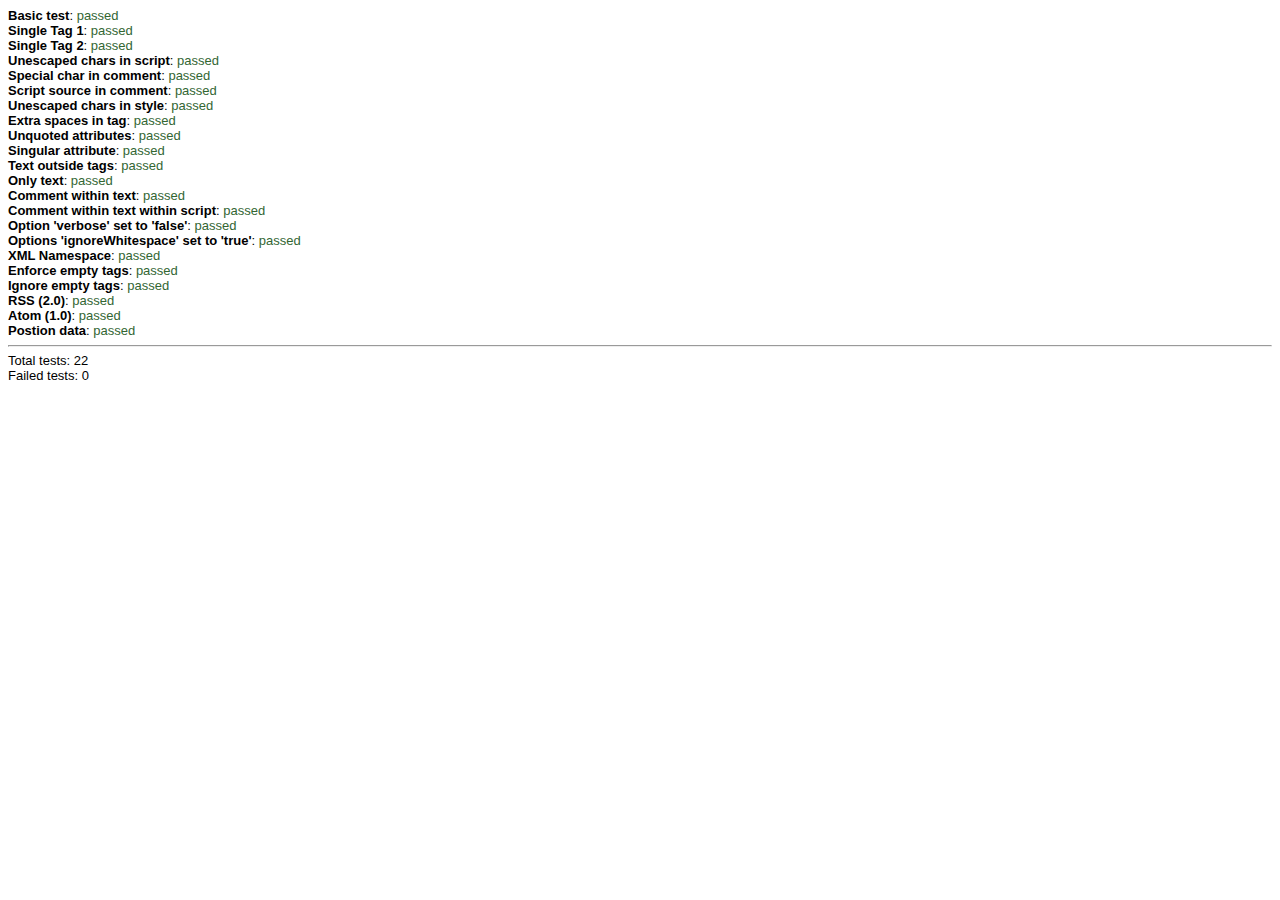
<file: node_modules/d3/node_modules/jsdom/node_modules/htmlparser/runtests.min.html>
<!DOCTYPE html PUBLIC "-//W3C//DTD HTML 4.01 Transitional//EN" "http://www.w3.org/TR/html4/loose.dtd">
<html>
	<head>
		<meta http-equiv="Content-Type" content="text/html; charset=UTF-8">
		<title>Node.js HTML Parser</title>
		<style type="text/css">
			.good {
				color: #363;
			}
			.bad {
				color: #633;
				font-style: italic;
			}
		</style>
		<script language="JavaScript">
			if ((typeof JSON) != "object") {
				var head = document.getElementsByTagName("head")[0];
				var script = document.createElement('script');
				script.type = "text/javascript";
				script.src = "json2.js";
				head.insertBefore(script, head.firstChild)
			}
		</script>
		<script language="JavaScript" src="lib/htmlparser.min.js"></script>
		<script language="JavaScript" src="tests/01-basic.js"></script>
		<script language="JavaScript" src="tests/02-single_tag_1.js"></script>
		<script language="JavaScript" src="tests/03-single_tag_2.js"></script>
		<script language="JavaScript" src="tests/04-unescaped_in_script.js"></script>
		<script language="JavaScript" src="tests/05-tags_in_comment.js"></script>
		<script language="JavaScript" src="tests/06-comment_in_script.js"></script>
		<script language="JavaScript" src="tests/07-unescaped_in_style.js"></script>
		<script language="JavaScript" src="tests/08-extra_spaces_in_tag.js"></script>
		<script language="JavaScript" src="tests/09-unquoted_attrib.js"></script>
		<script language="JavaScript" src="tests/10-singular_attribute.js"></script>
		<script language="JavaScript" src="tests/11-text_outside_tags.js"></script>
		<script language="JavaScript" src="tests/12-text_only.js"></script>
		<script language="JavaScript" src="tests/13-comment_in_text.js"></script>
		<script language="JavaScript" src="tests/14-comment_in_text_in_script.js"></script>
		<script language="JavaScript" src="tests/15-non-verbose.js"></script>
		<script language="JavaScript" src="tests/16-ignore_whitespace.js"></script>
		<script language="JavaScript" src="tests/17-xml_namespace.js"></script>
		<script language="JavaScript" src="tests/18-enforce_empty_tags.js"></script>
		<script language="JavaScript" src="tests/19-ignore_empty_tags.js"></script>
		<script language="JavaScript" src="tests/20-rss.js"></script>
		<script language="JavaScript" src="tests/21-atom.js"></script>
		<script language="JavaScript" src="tests/22-position_data.js"></script>
		<!-- //TODO: dynamic loading of test files -->
	</head>
	<body style="font-size: small; font-family:Arial, Helvetica, sans-serif;">

		<script language="JavaScript">
			var chunkSize = 5;
			var testCount = 0;
			var failedCount = 0;
			while (Tautologistics.NodeHtmlParser.Tests.length) {
				testCount++;
				var test = Tautologistics.NodeHtmlParser.Tests.shift();
				try {
					var handlerCallback = function handlerCallback (error) {
						if (error)
							document.write("<hr>Handler error: " + error + "<hr>");
					}
					var handler = (test.type == "rss") ?
						new Tautologistics.NodeHtmlParser.RssHandler(handlerCallback, test.options.handler)
						:
						new Tautologistics.NodeHtmlParser.DefaultHandler(handlerCallback, test.options.handler)
						;
					var parser = new Tautologistics.NodeHtmlParser.Parser(handler, test.options.parser);
					document.write("<b>" + test.name + "</b>: ");
					parser.parseComplete(test.html);
					var resultComplete = handler.dom;
					var chunkPos = 0;
					parser.reset();
					while (chunkPos < test.html.length) {
						parser.parseChunk(test.html.substring(chunkPos, chunkPos + chunkSize));
						chunkPos += chunkSize;
					}
					parser.done();
					var resultChunk = handler.dom;
					var testResult =
						JSON.stringify(resultComplete).toString() === JSON.stringify(test.expected).toString()
						&&
						JSON.stringify(resultChunk).toString() === JSON.stringify(test.expected).toString()
						;
					document.write(testResult ? "<font class='good'>passed</font>" : "<font class='bad'>FAILED</font>");
					if (!testResult) {
						failedCount++;
						document.write("<pre>");
						document.write("<b>Complete</b>\n");
						document.write(JSON.stringify(resultComplete, null, 2));
						document.write("<b>Chunked</b>\n");
						document.write(JSON.stringify(resultChunk, null, 2));
						document.write("<h2>Expected</h2>\n");
						document.write(JSON.stringify(test.expected, null, 2));
						document.write("</pre>");
					}
				} catch (ex) {
					document.write("<h1>Exception occured during test: " + ex + "</h1>")
				}
				document.write("<br>");
			}
			document.write("<hr>");
			document.write("Total tests: " + testCount + "<br>");
			document.write("Failed tests: " + failedCount + "<br>");
		</script>
	
	</body>
</html>
</file>
<file: style/Flat-UI-master/css/flat-ui.css>
@font-face {
  font-family: 'Lato';
  src: url('../fonts/lato/lato-black-webfont.eot');
  src: url('../fonts/lato/lato-black-webfont.eot?#iefix') format('embedded-opentype'), url('../fonts/lato/lato-black-webfont.woff') format('woff'), url('../fonts/lato/lato-black-webfont.ttf') format('truetype'), url('../fonts/lato/lato-black-webfont.svg#latoblack') format('svg');
  font-weight: 900;
  font-style: normal;
}
@font-face {
  font-family: 'Lato';
  src: url('../fonts/lato/lato-bold-webfont.eot');
  src: url('../fonts/lato/lato-bold-webfont.eot?#iefix') format('embedded-opentype'), url('../fonts/lato/lato-bold-webfont.woff') format('woff'), url('../fonts/lato/lato-bold-webfont.ttf') format('truetype'), url('../fonts/lato/lato-bold-webfont.svg#latobold') format('svg');
  font-weight: bold;
  font-style: normal;
}
@font-face {
  font-family: 'Lato';
  src: url('../fonts/lato/lato-bolditalic-webfont.eot');
  src: url('../fonts/lato/lato-bolditalic-webfont.eot?#iefix') format('embedded-opentype'), url('../fonts/lato/lato-bolditalic-webfont.woff') format('woff'), url('../fonts/lato/lato-bolditalic-webfont.ttf') format('truetype'), url('../fonts/lato/lato-bolditalic-webfont.svg#latobold_italic') format('svg');
  font-weight: bold;
  font-style: italic;
}
@font-face {
  font-family: 'Lato';
  src: url('../fonts/lato/lato-italic-webfont.eot');
  src: url('../fonts/lato/lato-italic-webfont.eot?#iefix') format('embedded-opentype'), url('../fonts/lato/lato-italic-webfont.woff') format('woff'), url('../fonts/lato/lato-italic-webfont.ttf') format('truetype'), url('../fonts/lato/lato-italic-webfont.svg#latoitalic') format('svg');
  font-weight: normal;
  font-style: italic;
}
@font-face {
  font-family: 'Lato';
  src: url('../fonts/lato/lato-light-webfont.eot');
  src: url('../fonts/lato/lato-light-webfont.eot?#iefix') format('embedded-opentype'), url('../fonts/lato/lato-light-webfont.woff') format('woff'), url('../fonts/lato/lato-light-webfont.ttf') format('truetype'), url('../fonts/lato/lato-light-webfont.svg#latolight') format('svg');
  font-weight: 300;
  font-style: normal;
}
@font-face {
  font-family: 'Lato';
  src: url('../fonts/lato/lato-regular-webfont.eot');
  src: url('../fonts/lato/lato-regular-webfont.eot?#iefix') format('embedded-opentype'), url('../fonts/lato/lato-regular-webfont.woff') format('woff'), url('../fonts/lato/lato-regular-webfont.ttf') format('truetype'), url('../fonts/lato/lato-regular-webfont.svg#latoregular') format('svg');
  font-weight: normal;
  font-style: normal;
}
@font-face {
  font-family: 'Flat-UI-Icons';
  src: url('../fonts/Flat-UI-Icons.eot');
  src: url('../fonts/Flat-UI-Icons.eot?#iefix') format('embedded-opentype'), url('../fonts/Flat-UI-Icons.woff') format('woff'), url('../fonts/Flat-UI-Icons.ttf') format('truetype'), url('../fonts/Flat-UI-Icons.svg#Flat-UI-Icons') format('svg');
  font-weight: normal;
  font-style: normal;
}
/* Use the following CSS code if you want to use data attributes for inserting your icons */
[data-icon]:before {
  font-family: 'Flat-UI-Icons';
  content: attr(data-icon);
  speak: none;
  font-weight: normal;
  font-variant: normal;
  text-transform: none;
  -webkit-font-smoothing: antialiased;
}
/* Use the following CSS code if you want to have a class per icon */
/*
Instead of a list of all class selectors,
you can use the generic selector below, but it's slower:
[class*="fui-"] {
*/
.fui-arrow-right,
.fui-arrow-left,
.fui-cmd,
.fui-check-inverted,
.fui-heart,
.fui-location,
.fui-plus,
.fui-check,
.fui-cross,
.fui-list,
.fui-new,
.fui-video,
.fui-photo,
.fui-volume,
.fui-time,
.fui-eye,
.fui-chat,
.fui-search,
.fui-user,
.fui-mail,
.fui-lock,
.fui-gear,
.fui-radio-unchecked,
.fui-radio-checked,
.fui-checkbox-unchecked,
.fui-checkbox-checked,
.fui-calendar-solid,
.fui-pause,
.fui-play,
.fui-check-inverted-2 {
  display: inline-block;
  font-family: 'Flat-UI-Icons';
  speak: none;
  font-style: normal;
  font-weight: normal;
  font-variant: normal;
  text-transform: none;
  -webkit-font-smoothing: antialiased;
}
.fui-arrow-right:before {
  content: "\e02c";
}
.fui-arrow-left:before {
  content: "\e02d";
}
.fui-cmd:before {
  content: "\e02f";
}
.fui-check-inverted:before {
  content: "\e006";
}
.fui-heart:before {
  content: "\e007";
}
.fui-location:before {
  content: "\e008";
}
.fui-plus:before {
  content: "\e009";
}
.fui-check:before {
  content: "\e00a";
}
.fui-cross:before {
  content: "\e00b";
}
.fui-list:before {
  content: "\e00c";
}
.fui-new:before {
  content: "\e00d";
}
.fui-video:before {
  content: "\e00e";
}
.fui-photo:before {
  content: "\e00f";
}
.fui-volume:before {
  content: "\e010";
}
.fui-time:before {
  content: "\e011";
}
.fui-eye:before {
  content: "\e012";
}
.fui-chat:before {
  content: "\e013";
}
.fui-search:before {
  content: "\e01c";
}
.fui-user:before {
  content: "\e01d";
}
.fui-mail:before {
  content: "\e01e";
}
.fui-lock:before {
  content: "\e01f";
}
.fui-gear:before {
  content: "\e024";
}
.fui-radio-unchecked:before {
  content: "\e02b";
}
.fui-radio-checked:before {
  content: "\e032";
}
.fui-checkbox-unchecked:before {
  content: "\e033";
}
.fui-checkbox-checked:before {
  content: "\e034";
}
.fui-calendar-solid:before {
  content: "\e022";
}
.fui-pause:before {
  content: "\e03b";
}
.fui-play:before {
  content: "\e03c";
}
.fui-check-inverted-2:before {
  content: "\e000";
}
.inline-block {
  display: inline-block;
  zoom: 1;
  *display: inline;
}
.clearfix {
  *zoom: 1;
}
.clearfix:before,
.clearfix:after {
  display: table;
  content: "";
}
.clearfix:after {
  clear: both;
}
.drop-ie-gradient {
  filter: unquote("progid:DXImageTransform.Microsoft.gradient(enabled = false)");
}
.dropdown-arrow-inverse {
  border-bottom-color: #34495e !important;
  border-top-color: #34495e !important;
}
body {
  font-family: 'Lato', Helvetica, Arial, sans-serif;
  font-size: 14px;
  line-height: 1.231;
  color: #34495e;
  background-color: #ffffff;
}
a {
  color: #16a085;
  text-decoration: none;
  -webkit-transition: 0.25s;
  -moz-transition: 0.25s;
  -o-transition: 0.25s;
  transition: 0.25s;
  -webkit-backface-visibility: hidden;
}
a:hover,
a:focus {
  color: #1abc9c;
  text-decoration: none;
}
.img-rounded {
  border-radius: 6px;
}
.img-comment {
  font-size: 15px;
  line-height: 1.231;
  font-style: italic;
  margin: 24px 0;
}
p {
  font-size: 18px;
  line-height: 1.71109;
}
.lead {
  font-size: 28px;
  line-height: 1.4642745000000001;
  font-weight: 300;
}
@media (min-width: 768px) {
  .lead {
    font-size: 21px;
  }
}
small {
  font-size: 83%;
  line-height: 2.050846;
}
.text-primary {
  color: #1abc9c;
}
a.text-primary:hover,
a.text-primary:focus {
  color: #15967d;
}
.text-success {
  color: #2ecc71;
}
a.text-success:hover,
a.text-success:focus {
  color: #25a35a;
}
.text-danger {
  color: #e74c3c;
}
a.text-danger:hover,
a.text-danger:focus {
  color: #b93d30;
}
.text-warning {
  color: #f1c40f;
}
a.text-warning:hover,
a.text-warning:focus {
  color: #c19d0c;
}
.text-info {
  color: #3498db;
}
a.text-info:hover,
a.text-info:focus {
  color: #2a7aaf;
}
.text-inverse {
  color: #ffffff;
}
a.text-inverse:hover,
a.text-inverse:focus {
  color: #cccccc;
}
.text-muted {
  color: #bdc3c7;
}
a.text-muted:hover,
a.text-muted:focus {
  color: #979c9f;
}
h1,
h2,
h3,
h4,
h5,
h6,
.h1,
.h2,
.h3,
.h4,
.h5,
.h6 {
  font-family: 'Lato', Helvetica, Arial, sans-serif;
  font-weight: 700;
  line-height: 1.2;
}
h1 small,
h2 small,
h3 small,
h4 small,
h5 small,
h6 small,
.h1 small,
.h2 small,
.h3 small,
.h4 small,
.h5 small,
.h6 small {
  color: #7f8c9a;
}
h1,
h2,
h3 {
  margin-top: 2px;
  margin-bottom: 4px;
}
h4,
h5,
h6 {
  margin-top: 4px;
  margin-bottom: 6px;
}
h6 {
  font-weight: normal;
}
h1,
.h1 {
  font-size: 61px;
}
h2,
.h2 {
  font-size: 52px;
}
h3,
.h3 {
  font-size: 40px;
}
h4,
.h4 {
  font-size: 29px;
}
h5,
.h5 {
  font-size: 28px;
}
h6,
.h6 {
  font-size: 24px;
}
h1 small,
.h1 small {
  font-size: 24px;
}
h2 small,
.h2 small {
  font-size: 18px;
}
h3 small,
.h3 small,
h4 small,
.h4 small {
  font-size: 14px;
}
blockquote {
  position: relative;
  border-left: none;
  padding: 0 0 0 19px;
}
blockquote:before {
  position: absolute;
  left: 0;
  width: 3px;
  height: 100%;
  top: 0;
  bottom: 0;
  background-color: #ebedee;
  content: "";
  border-radius: 2px;
}
blockquote p {
  font-size: 21px;
  line-height: 2;
  font-weight: normal;
  margin-bottom: .4em;
}
blockquote small {
  font-size: 19px;
  line-height: 2;
  font-style: italic;
  color: #34495e;
}
blockquote small:before {
  content: "";
}
address {
  margin-bottom: 1.231;
  line-height: 1.231;
}
.btn,
.btn-group > .btn,
.btn-group > .dropdown-menu,
.btn-group > .popover {
  font-size: 15px;
  font-weight: 400;
}
.btn-block {
  white-space: normal;
}
.btn {
  border: none;
  background: #bdc3c7;
  color: #ffffff;
  padding: 9px 12px 10px;
  line-height: 22px;
  text-decoration: none;
  border-radius: 6px;
  -webkit-transition: 0.25s linear;
  -moz-transition: 0.25s linear;
  -o-transition: 0.25s linear;
  transition: 0.25s linear;
  -webkit-backface-visibility: hidden;
  -webkit-user-select: none;
  -moz-user-select: none;
  -ms-user-select: none;
  -o-user-select: none;
  user-select: none;
}
.btn:hover,
.btn:focus,
.btn-group:focus .btn.dropdown-toggle {
  background-color: #cacfd2;
  color: #ffffff;
  outline: none;
  -webkit-transition: 0.25s;
  -moz-transition: 0.25s;
  -o-transition: 0.25s;
  transition: 0.25s;
  -webkit-backface-visibility: hidden;
}
.btn:active,
.btn-group.open .btn.dropdown-toggle,
.btn.active {
  background-color: #a1a6a9;
  color: rgba(255, 255, 255, 0.75);
  -webkit-box-shadow: none;
  -moz-box-shadow: none;
  box-shadow: none;
}
.btn.disabled,
.btn[disabled] {
  background-color: #bdc3c7;
  color: rgba(255, 255, 255, 0.75);
  opacity: 0.7;
  filter: alpha(opacity=70);
}
.btn.btn-hg,
.input-group-hg .btn {
  font-size: 22px;
  line-height: 22px;
  padding: 15px 20px 16px;
}
.btn.btn-hg > [class^="fui-"],
.input-group-hg .btn > [class^="fui-"] {
  top: 1px;
}
.btn.btn-hg > [class^="fui-"].pull-right,
.input-group-hg .btn > [class^="fui-"].pull-right {
  margin-right: -2px;
}
.btn.btn-lg,
.input-group-lg .btn {
  font-size: 17px;
  line-height: 20px;
  padding: 12px 18px 13px;
}
.btn.btn-lg > [class^="fui-"],
.input-group-lg .btn > [class^="fui-"] {
  top: 0;
}
.btn.btn-lg > [class^="fui-"].pull-right,
.input-group-lg .btn > [class^="fui-"].pull-right {
  margin-right: -2px;
}
.btn.btn-sm,
.input-group-sm .btn {
  font-size: 13px;
  line-height: 20px;
  padding: 6px 13px 8px;
}
.btn.btn-sm > [class^="fui-"],
.input-group-sm .btn > [class^="fui-"] {
  top: 0;
}
.btn.btn-xs,
.input-group-xs .btn {
  font-size: 12px;
  padding: 8px 13px 9px;
  line-height: 1.2;
}
.btn.btn-xs > [class^="fui-"],
.input-group-xs .btn > [class^="fui-"] {
  top: 0;
}
.btn.btn-primary {
  background-color: #1abc9c;
}
.btn.btn-primary:hover,
.btn.btn-primary:focus,
.btn-group:focus .btn.btn-primary.dropdown-toggle {
  background-color: #48c9b0;
}
.btn.btn-primary:active,
.btn-group.open .btn.btn-primary.dropdown-toggle,
.btn.btn-primary.active {
  background-color: #16a085;
}
.btn.btn-info {
  background-color: #3498db;
}
.btn.btn-info:hover,
.btn.btn-info:focus,
.btn-group:focus .btn.btn-info.dropdown-toggle {
  background-color: #5dade2;
}
.btn.btn-info:active,
.btn-group.open .btn.btn-info.dropdown-toggle,
.btn.btn-info.active {
  background-color: #2c81ba;
}
.btn.btn-danger {
  background-color: #e74c3c;
}
.btn.btn-danger:hover,
.btn.btn-danger:focus,
.btn-group:focus .btn.btn-danger.dropdown-toggle {
  background-color: #ec7063;
}
.btn.btn-danger:active,
.btn-group.open .btn.btn-danger.dropdown-toggle,
.btn.btn-danger.active {
  background-color: #c44133;
}
.btn.btn-success {
  background-color: #2ecc71;
}
.btn.btn-success:hover,
.btn.btn-success:focus,
.btn-group:focus .btn.btn-success.dropdown-toggle {
  background-color: #58d68d;
}
.btn.btn-success:active,
.btn-group.open .btn.btn-success.dropdown-toggle,
.btn.btn-success.active {
  background-color: #27ad60;
}
.btn.btn-warning {
  background-color: #f1c40f;
}
.btn.btn-warning:hover,
.btn.btn-warning:focus,
.btn-group:focus .btn.btn-warning.dropdown-toggle {
  background-color: #f5d313;
}
.btn.btn-warning:active,
.btn-group.open .btn.btn-warning.dropdown-toggle,
.btn.btn-warning.active {
  background-color: #cda70d;
}
.btn.btn-inverse {
  background-color: #34495e;
}
.btn.btn-inverse:hover,
.btn.btn-inverse:focus,
.btn-group:focus .btn.btn-inverse.dropdown-toggle {
  background-color: #415b76;
}
.btn.btn-inverse:active,
.btn-group.open .btn.btn-inverse.dropdown-toggle,
.btn.btn-inverse.active {
  background-color: #2c3e50;
}
.btn.btn-default {
  background-color: #bdc3c7;
}
.btn.btn-default:hover,
.btn.btn-default:focus,
.btn-group:focus .btn.btn-default.dropdown-toggle {
  background-color: #cacfd2;
}
.btn.btn-default:active,
.btn-group.open .btn.btn-default.dropdown-toggle,
.btn.btn-default.active {
  background-color: #a1a6a9;
}
.btn > [class^="fui-"] {
  margin: 0 1px;
  position: relative;
  top: 1px;
  vertical-align: top;
  display: inline-block;
  zoom: 1;
  *display: inline;
}
.btn > [class^="fui-"].pull-right {
  margin-right: 0;
}
.btn-toolbar .btn.active {
  color: #ffffff;
}
.btn-toolbar .btn:first-child {
  border-radius: 6px 0 0 6px;
}
.btn-toolbar .btn:last-child {
  border-radius: 0 6px 6px 0;
}
.btn-toolbar .btn > [class^="fui-"] {
  font-size: 16px;
  top: 0;
  margin: 0 4px;
}
.btn-tip {
  font-weight: 300;
  padding-left: 10px;
}
.btn-group > .btn {
  border-radius: 0;
  text-align: center;
}
.btn-group > .btn:active + .btn,
.btn-group > .btn.active + .btn {
  border-left-color: transparent;
}
.btn-group > .btn:first-of-type,
.btn-group > .btn:first-of-type:not(:first-child):not(:last-child):not(.dropdown-toggle) {
  border-top-left-radius: 6px;
  border-bottom-left-radius: 6px;
}
.btn-group > .btn:last-of-type,
.btn-group > .btn:last-of-type:not(:first-child):not(:last-child):not(.dropdown-toggle) {
  border-top-right-radius: 6px;
  border-bottom-right-radius: 6px;
}
.btn-group > .btn + .btn {
  margin-left: 0;
}
.btn-group > .btn + .dropdown-toggle {
  border-left: 2px solid rgba(52, 73, 94, 0.15);
  padding-left: 13px;
  padding-right: 13px;
  -webkit-box-shadow: none;
  -moz-box-shadow: none;
  box-shadow: none;
}
.btn-group > .btn + .dropdown-toggle .caret {
  margin-left: 3px;
  margin-right: 3px;
}
.btn-group > .btn.btn-gh + .dropdown-toggle .caret {
  margin-left: 7px;
  margin-right: 7px;
}
.btn-group > .btn.btn-sm + .dropdown-toggle .caret {
  margin-left: 0;
  margin-right: 0;
}
.caret {
  border-width: 8px 6px;
  border-bottom-color: #34495e;
  border-top-color: #34495e;
  border-style: solid;
  border-bottom-style: none;
  -webkit-transition: 0.25s;
  -moz-transition: 0.25s;
  -o-transition: 0.25s;
  transition: 0.25s;
  -webkit-backface-visibility: hidden;
  -webkit-transform: scale(1.001);
  -moz-transform: scale(1.001);
  -ms-transform: scale(1.001);
  -o-transform: scale(1.001);
  transform: scale(1.001);
}
.dropup .caret,
.dropup .btn-lg .caret,
.navbar-fixed-bottom .dropdown .caret {
  border-bottom-width: 8px;
}
.btn-lg .caret {
  border-top-width: 8px;
  border-right-width: 6px;
  border-left-width: 6px;
}
.navbar {
  font-size: 16px;
  border-radius: 6px;
  background: #eceef0;
  border: none;
}
.navbar .navbar-collapse {
  padding-left: 0;
  padding-right: 0;
}
.navbar .navbar-brand {
  border-radius: 6px 0 0 6px;
  color: #526476;
  font-size: 24px;
  line-height: 29.55px;
  font-weight: 700;
  margin-left: -15px;
  padding: 23px 28px 24px 17px;
  text-shadow: none;
  display: inline-block;
}
.navbar .navbar-brand:hover,
.navbar .navbar-brand:focus {
  color: #1abc9c;
}
.navbar .navbar-brand[class*="fui-"] {
  font-weight: normal;
}
.navbar .navbar-brand small {
  line-height: 1;
}
.navbar .nav {
  margin-right: 0;
  display: inline-block;
  float: left;
}
.navbar .nav > li {
  position: relative;
  display: inline-block;
}
.navbar .nav > li:hover > ul {
  opacity: 1;
  top: 100%;
  visibility: visible;
  z-index: 100;
  -webkit-transform: scale(1, 1);
  display: block\9;
}
.navbar .nav > li.active > a,
.navbar .nav > li.active > a:hover,
.navbar .nav > li.active > a:focus {
  background: none;
  color: #1abc9c;
  -webkit-box-shadow: none;
  -moz-box-shadow: none;
  box-shadow: none;
}
.navbar .nav > li:first-child {
  border-radius: 6px 6px 0 0;
}
.navbar .nav > li:last-child {
  border-radius: 0 0 6px 6px;
}
.navbar .nav > li > ul {
  padding-top: 13px;
  top: 80%;
  padding-left: 0;
}
.navbar .nav > li > ul:before {
  content: "";
  border-style: solid;
  border-width: 0 9px 9px 9px;
  border-color: transparent transparent #34495e transparent;
  height: 0;
  position: absolute;
  left: 15px;
  top: 5px;
  width: 0;
  -webkit-transform: rotate(360deg);
}
.navbar .nav > li > ul li:hover ul {
  opacity: 1;
  -webkit-transform: scale(1, 1);
  visibility: visible;
  display: block\9;
}
.navbar .nav > li > ul li ul {
  left: 100%;
}
.navbar .nav > li > a {
  color: #526476;
  display: inline-block;
  font-weight: 700;
  font-size: 15px;
  line-height: 28px;
  padding: 22px 20px;
  text-shadow: none;
  -webkit-transition: background-color .25s, color .25s, border-bottom-color .25s;
  -moz-transition: background-color .25s, color .25s, border-bottom-color .25s;
  -o-transition: background-color .25s, color .25s, border-bottom-color .25s;
  transition: background-color .25s, color .25s, border-bottom-color .25s;
  -webkit-backface-visibility: hidden;
}
.navbar .nav > li > a:hover,
.navbar .nav > li > a:focus {
  color: #1abc9c;
  background-color: transparent;
}
.navbar .nav > li > a[class*="fui-"] {
  font-size: 24px;
  font-weight: normal;
}
.navbar .nav > li > a > [class*="fui-"] {
  font-size: 24px;
  margin: -4px 0 0;
  position: relative;
  top: 4px;
}
.navbar .nav > li > a > [class*="fui-"] + * {
  margin-left: 12px;
}
.navbar .nav > li:first-child > a {
  border-radius: 0 0 0 6px;
}
.navbar .nav ul {
  border-radius: 4px;
  left: 0;
  list-style-type: none;
  margin-left: 0;
  opacity: 0;
  position: absolute;
  top: 0;
  width: 234px;
  -webkit-transform: scale(1, 0.99);
  -webkit-transform-origin: 0 0;
  visibility: hidden;
  -webkit-transition: 0.3s ease-out;
  -moz-transition: 0.3s ease-out;
  -o-transition: 0.3s ease-out;
  transition: 0.3s ease-out;
  -webkit-backface-visibility: hidden;
}
.navbar .nav ul ul {
  left: 95%;
  padding-left: 5px;
}
.navbar .nav ul li {
  background-color: #34495e;
  padding: 0 3px 3px;
  position: relative;
}
.navbar .nav ul li:first-child {
  border-radius: 6px 6px 0 0;
  padding-top: 3px;
}
.navbar .nav ul li:last-child {
  border-radius: 0 0 6px 6px;
}
.navbar .nav ul li.active > a,
.navbar .nav ul li.active > a:hover,
.navbar .nav ul li.active > a:focus {
  background-color: #1abc9c;
  color: #ffffff;
  padding-left: 9px;
  padding-right: 9px;
}
.navbar .nav ul li.active + li > a {
  padding-left: 9px;
  padding-right: 9px;
}
.navbar .nav ul a {
  border-radius: 2px;
  color: #ffffff;
  display: block;
  font-size: 14px;
  padding: 6px 9px;
  text-decoration: none;
}
.navbar .nav ul a:hover {
  background-color: #1abc9c;
}
.navbar .btn-navbar {
  background: none;
  border: none;
  color: #34495e;
  margin: 18px 15px 14px;
  text-shadow: none;
  display: none;
}
.navbar .btn-navbar:hover,
.navbar .btn-navbar:focus {
  background: none;
  color: #1abc9c;
}
.navbar .btn-navbar:before {
  content: "\e00c";
  font-family: "Flat-UI-Icons";
  font-size: 22px;
  font-style: normal;
  font-weight: normal;
  -webkit-font-smoothing: antialiased;
}
.navbar .btn-navbar .icon-bar {
  display: none;
}
.navbar-inner {
  background: #eceef0;
  border: none;
  padding-left: 0;
  padding-right: 0;
  border-radius: 6px;
}
.navbar-inverse {
  font-size: 17px;
  background-color: #34495e;
}
.navbar-inverse .navbar-brand {
  border-bottom: 2px solid #2c3e50;
  border-right: 2px solid #2c3e50;
  color: #ffffff;
  padding: 10px 28px 11px 32px;
}
.navbar-inverse .btn-navbar {
  color: #ffffff;
  margin: 7px 10px;
}
.navbar-inverse .btn-icon {
  margin: 8px 5px 8px 15px;
}
.navbar-inverse .nav > li:first-child.active > a {
  padding-left: 20px;
}
.navbar-inverse .nav > li:first-child > a {
  border-left: none;
}
.navbar-inverse .nav > li.active > a,
.navbar-inverse .nav > li.active > a:hover,
.navbar-inverse .nav > li.active > a:focus {
  background-color: #1abc9c;
  border-bottom-color: #16a085;
  border-left: none;
  color: #ffffff;
  padding-left: 20px;
}
.navbar-inverse .nav > li.active + li > a {
  border-left: none;
  padding-left: 20px;
}
.navbar-inverse .nav > li > a {
  font-size: 16px;
  border-bottom: 2px solid #2c3e50;
  border-left: 2px solid #2c3e50;
  color: #ffffff;
  padding: 16px 20px 15px;
  line-height: 20px;
}
.navbar-inverse .nav.pull-right {
  margin-right: -15px;
}
.navbar-inverse .nav.pull-right > li > a {
  border-radius: 0 6px 6px 0;
}
.navbar-unread,
.navbar-new {
  font-family: 'Lato', Helvetica, Arial, sans-serif;
  background-color: #1abc9c;
  border-radius: 50%;
  color: #ffffff;
  font-size: 0;
  font-weight: 700;
  height: 6px;
  line-height: 14px;
  position: absolute;
  right: 12px;
  text-align: center;
  top: 28px;
  width: 6px;
  z-index: 10;
}
.active .navbar-unread,
.active .navbar-new {
  background-color: #ffffff;
  display: none;
}
.navbar-inverse .navbar-unread,
.navbar-inverse .navbar-new {
  top: 15px;
}
.navbar-new {
  background-color: #e74c3c;
  font-size: 12px;
  line-height: 17px;
  height: 18px;
  margin: -9px -1px;
  min-width: 18px;
  padding: 0 1px;
  width: auto;
  -webkit-font-smoothing: subpixel-antialiased;
}
.navbar.navbar-inverse .nav li.dropdown.open > .dropdown-toggle {
  background-color: #1abc9c;
  border-bottom-color: #16a085;
  color: #ffffff;
}
.navbar.navbar-inverse .nav li.dropdown.open > .dropdown-toggle .caret {
  border-bottom-color: #ffffff !important;
  border-top-color: #ffffff !important;
}
.navbar .nav li.dropdown.open > .dropdown-toggle {
  background: none;
  color: #1abc9c;
}
.navbar .nav li.dropdown.open > .dropdown-toggle .caret {
  border-bottom-color: #1abc9c !important;
  border-top-color: #1abc9c !important;
}
.navbar .nav li.dropdown.open .dropdown-menu {
  opacity: 1;
  top: 100%;
  visibility: visible;
  z-index: 1000;
  -webkit-transform: none;
}
.navbar .nav li.dropdown > .dropdown-toggle {
  outline: none;
}
.navbar .nav li.dropdown > .dropdown-toggle:hover .caret,
.navbar .nav li.dropdown > .dropdown-toggle:focus .caret {
  border-bottom-color: #1abc9c;
  border-top-color: #1abc9c;
}
.navbar .nav li.dropdown > .dropdown-toggle .caret {
  border-left-width: 6px;
  border-right-width: 6px;
  border-top-width: 8px;
  border-bottom-color: #4c6a89;
  border-top-color: #4c6a89;
  margin-left: 10px;
}
.navbar .nav li.dropdown .dropdown-menu {
  background-color: #34495e;
  opacity: 0;
  padding: 0;
  visibility: hidden;
}
.navbar .nav li.dropdown .dropdown-menu:before {
  display: none;
}
.navbar .nav li.dropdown .dropdown-menu:after {
  border-bottom-color: #34495e;
}
.navbar .nav li.dropdown .dropdown-menu > li > a {
  border-radius: 3px;
  color: #ffffff;
  padding: 6px 8px 8px;
}
.navbar .nav li.dropdown .dropdown-menu .divider {
  background-color: #2c3e50;
  border-bottom: none;
  margin: 2px 0 5px;
  padding: 0;
  height: 2px;
}
.navbar.navbar-fixed-bottom .navbar-inner .navbar-search .form-control,
.navbar.navbar-fixed-top .navbar-inner .navbar-search .form-control {
  border-radius: 50px 0 0 50px !important;
}
.navbar.navbar-fixed-bottom .navbar-inner .navbar-search .btn,
.navbar.navbar-fixed-top .navbar-inner .navbar-search .btn {
  border-radius: 0 50px 50px 0;
}
.navbar.navbar-fixed-bottom .nav > li:hover > ul {
  bottom: 100%;
  padding-bottom: 13px;
  top: auto;
}
.navbar.navbar-fixed-bottom .nav > li:hover > ul li:hover ul {
  bottom: 0;
}
.navbar.navbar-fixed-bottom .nav ul {
  bottom: 80%;
  top: auto;
}
.select {
  display: inline-block;
  margin-bottom: 10px;
}
[class*="span"] > .select[class*="span"] {
  margin-left: 0;
}
.select[class*="span"] .btn {
  width: 100%;
}
.select.select-block {
  display: block;
  float: none;
  margin-left: 0;
  width: auto;
  *zoom: 1;
}
.select.select-block:before,
.select.select-block:after {
  display: table;
  content: "";
}
.select.select-block:after {
  clear: both;
}
.select.select-block .btn {
  width: 100%;
}
.select .btn {
  width: 220px;
}
.select .btn.btn-hg .filter-option {
  left: 20px;
  right: 40px;
  top: 16px;
}
.select .btn.btn-hg .caret {
  right: 20px;
}
.select .btn.btn-lg .filter-option {
  left: 18px;
  right: 38px;
  top: 12px;
}
.select .btn.btn-sm .filter-option {
  left: 13px;
  right: 33px;
  top: 7px;
}
.select .btn.btn-sm .caret {
  right: 13px;
}
.select .btn.btn-xs .filter-option {
  left: 13px;
  right: 33px;
  top: 5px;
}
.select .btn.btn-xs .caret {
  right: 13px;
}
.select .btn .filter-option {
  height: 26px;
  left: 13px;
  overflow: hidden;
  position: absolute;
  right: 33px;
  text-align: left;
  top: 10px;
}
.select .btn .caret {
  position: absolute;
  right: 16px;
  margin-top: 8px;
}
.select .btn .dropdown-toggle {
  border-radius: 6px;
}
.select .btn .dropdown-menu {
  min-width: 100%;
}
.select .btn .dropdown-menu dt {
  cursor: default;
  display: block;
  padding: 3px 20px;
}
.select .btn .dropdown-menu li:not(.disabled) > a:hover small {
  color: rgba(255, 255, 255, 0.004);
}
.select .btn .dropdown-menu li > a {
  min-height: 20px;
}
.select .btn .dropdown-menu li > a.opt {
  padding-left: 35px;
}
.select .btn .dropdown-menu li small {
  padding-left: .5em;
}
.select .btn .dropdown-menu li > dt small {
  font-weight: normal;
}
.select .btn > .disabled,
.select .btn .dropdown-menu li.disabled > a {
  cursor: default;
}
.select .caret {
  border-bottom-color: #ffffff;
  border-top-color: #ffffff;
}
textarea {
  font-size: 15px;
  line-height: 24px;
  padding: 5px 11px;
}
label {
  font-weight: normal;
  line-height: 1.4285755000000002em;
}
.form-control:-moz-placeholder {
  color: #b2bcc5;
}
.form-control::-moz-placeholder {
  color: #b2bcc5;
}
.form-control:-ms-input-placeholder {
  color: #b2bcc5;
}
.form-control::-webkit-input-placeholder {
  color: #b2bcc5;
}
.form-control.placeholder {
  color: #b2bcc5;
}
.form-control {
  border: 2px solid #bdc3c7;
  color: #34495e;
  font-family: 'Lato', Helvetica, Arial, sans-serif;
  font-size: 15px;
  padding: 8px 12px;
  height: 41px;
  -webkit-appearance: none;
  border-radius: 6px;
  -webkit-box-shadow: none;
  -moz-box-shadow: none;
  box-shadow: none;
  -webkit-transition: border .25s linear, color .25s linear, background-color .25s linear;
  -moz-transition: border .25s linear, color .25s linear, background-color .25s linear;
  -o-transition: border .25s linear, color .25s linear, background-color .25s linear;
  transition: border .25s linear, color .25s linear, background-color .25s linear;
  -webkit-backface-visibility: hidden;
}
.form-group.focus .form-control,
.form-control:focus {
  border-color: #1abc9c;
  outline: 0;
  -webkit-box-shadow: none;
  -moz-box-shadow: none;
  box-shadow: none;
}
.form-control[disabled],
.form-control[readonly],
fieldset[disabled] .form-control {
  background-color: #f4f6f6;
  border-color: #d5dbdb;
  color: #d5dbdb;
  cursor: default;
}
.form-control.flat {
  border-color: transparent;
}
.form-control.flat:hover {
  border-color: #bdc3c7;
}
.form-control.flat:focus {
  border-color: #1abc9c;
}
.input-sm {
  height: 34px;
  padding: 8px 10px;
  font-size: 13px;
  line-height: 1.231;
  border-radius: 6px;
}
select.input-sm {
  height: 34px;
  line-height: 34px;
}
textarea.input-sm {
  height: auto;
}
.input-lg {
  height: 45px;
  padding: 10px 15px;
  font-size: 17px;
  line-height: 1.231;
  border-radius: 6px;
}
select.input-lg {
  height: 45px;
  line-height: 45px;
}
textarea.input-lg {
  height: auto;
}
.input-hg {
  height: 53px;
  padding: 10px 16px;
  font-size: 22px;
  line-height: 1.231;
  border-radius: 6px;
}
select.input-hg {
  height: 53px;
  line-height: 53px;
}
textarea.input-hg {
  height: auto;
}
.has-warning .help-block,
.has-warning .control-label {
  color: #f1c40f;
}
.has-warning .form-control {
  color: #f1c40f;
  border-color: #f1c40f;
  -webkit-box-shadow: none;
  -moz-box-shadow: none;
  box-shadow: none;
}
.has-warning .form-control:-moz-placeholder {
  color: #f1c40f;
}
.has-warning .form-control::-moz-placeholder {
  color: #f1c40f;
}
.has-warning .form-control:-ms-input-placeholder {
  color: #f1c40f;
}
.has-warning .form-control::-webkit-input-placeholder {
  color: #f1c40f;
}
.has-warning .form-control.placeholder {
  color: #f1c40f;
}
.has-warning .form-control:focus {
  border-color: #f1c40f;
  -webkit-box-shadow: none;
  -moz-box-shadow: none;
  box-shadow: none;
}
.has-warning .input-group-addon {
  color: #f1c40f;
  border-color: #f1c40f;
  background-color: #ffffff;
}
.has-error .help-block,
.has-error .control-label {
  color: #e74c3c;
}
.has-error .form-control {
  color: #e74c3c;
  border-color: #e74c3c;
  -webkit-box-shadow: none;
  -moz-box-shadow: none;
  box-shadow: none;
}
.has-error .form-control:-moz-placeholder {
  color: #e74c3c;
}
.has-error .form-control::-moz-placeholder {
  color: #e74c3c;
}
.has-error .form-control:-ms-input-placeholder {
  color: #e74c3c;
}
.has-error .form-control::-webkit-input-placeholder {
  color: #e74c3c;
}
.has-error .form-control.placeholder {
  color: #e74c3c;
}
.has-error .form-control:focus {
  border-color: #e74c3c;
  -webkit-box-shadow: none;
  -moz-box-shadow: none;
  box-shadow: none;
}
.has-error .input-group-addon {
  color: #e74c3c;
  border-color: #e74c3c;
  background-color: #ffffff;
}
.has-success .help-block,
.has-success .control-label {
  color: #2ecc71;
}
.has-success .form-control {
  color: #2ecc71;
  border-color: #2ecc71;
  -webkit-box-shadow: none;
  -moz-box-shadow: none;
  box-shadow: none;
}
.has-success .form-control:-moz-placeholder {
  color: #2ecc71;
}
.has-success .form-control::-moz-placeholder {
  color: #2ecc71;
}
.has-success .form-control:-ms-input-placeholder {
  color: #2ecc71;
}
.has-success .form-control::-webkit-input-placeholder {
  color: #2ecc71;
}
.has-success .form-control.placeholder {
  color: #2ecc71;
}
.has-success .form-control:focus {
  border-color: #2ecc71;
  -webkit-box-shadow: none;
  -moz-box-shadow: none;
  box-shadow: none;
}
.has-success .input-group-addon {
  color: #2ecc71;
  border-color: #2ecc71;
  background-color: #ffffff;
}
.form-group {
  position: relative;
  margin-bottom: 20px;
}
.form-group {
  position: relative;
}
.form-control + .input-icon {
  position: absolute;
  top: 2px;
  right: 2px;
  line-height: 37px;
  vertical-align: middle;
  font-size: 20px;
  color: #b2bcc5;
  background-color: #ffffff;
  padding: 0 12px 0 0;
  border-radius: 6px;
}
.input-hg + .input-icon {
  line-height: 49px;
  padding: 0 16px 0 0;
}
.input-lg + .input-icon {
  line-height: 41px;
  padding: 0 15px 0 0;
}
.input-sm + .input-icon {
  font-size: 14px;
  line-height: 30px;
  padding: 0 10px 0 0;
}
.has-success .input-icon {
  color: #2ecc71;
}
.has-warning .input-icon {
  color: #f1c40f;
}
.has-error .input-icon {
  color: #e74c3c;
}
.form-control[disabled] + .input-icon,
.form-control[readonly] + .input-icon,
fieldset[disabled] .form-control + .input-icon,
.form-control.disabled + .input-icon {
  color: #d5dbdb;
  background-color: #f4f6f6;
}
.checkbox,
.radio {
  margin-bottom: 12px;
  padding-left: 32px;
  position: relative;
  -webkit-transition: color 0.25s linear;
  -moz-transition: color 0.25s linear;
  -o-transition: color 0.25s linear;
  transition: color 0.25s linear;
  -webkit-backface-visibility: hidden;
}
.checkbox input,
.radio input {
  outline: none !important;
  display: none;
}
.checkbox .icons,
.radio .icons {
  color: #bdc3c7;
  display: block;
  height: 20px;
  left: 0;
  position: absolute;
  top: 0;
  width: 20px;
  text-align: center;
  line-height: 21px;
  font-size: 20px;
  cursor: pointer;
  -webkit-transition: color 0.25s linear;
  -moz-transition: color 0.25s linear;
  -o-transition: color 0.25s linear;
  transition: color 0.25s linear;
  -webkit-backface-visibility: hidden;
}
.checkbox .icons .first-icon,
.radio .icons .first-icon,
.checkbox .icons .second-icon,
.radio .icons .second-icon {
  display: inline-table;
  position: absolute;
  left: 0;
  top: 0;
  background-color: #ffffff;
  opacity: 1;
  filter: alpha(opacity=100);
}
.checkbox .icons .second-icon,
.radio .icons .second-icon {
  opacity: 0;
  filter: alpha(opacity=0);
}
.checkbox:hover,
.radio:hover {
  color: #bdc3c7;
  -webkit-transition: color 0.25s linear;
  -moz-transition: color 0.25s linear;
  -o-transition: color 0.25s linear;
  transition: color 0.25s linear;
  -webkit-backface-visibility: hidden;
}
.checkbox.checked,
.radio.checked {
  color: #16a085;
}
.checkbox.checked .first-icon,
.radio.checked .first-icon {
  opacity: 0;
  filter: alpha(opacity=0);
}
.checkbox.checked .second-icon,
.radio.checked .second-icon {
  color: #16a085;
  -webkit-transition: color 0.25s linear;
  -moz-transition: color 0.25s linear;
  -o-transition: color 0.25s linear;
  transition: color 0.25s linear;
  -webkit-backface-visibility: hidden;
  opacity: 1;
  filter: alpha(opacity=100);
}
.checkbox.disabled,
.radio.disabled {
  cursor: default;
  color: #e6e8ea;
}
.checkbox.disabled .icons,
.radio.disabled .icons {
  color: #e6e8ea;
}
.checkbox.disabled .first-icon,
.radio.disabled .first-icon {
  opacity: 1;
  filter: alpha(opacity=100);
}
.checkbox.disabled .second-icon,
.radio.disabled .second-icon {
  opacity: 0;
  filter: alpha(opacity=0);
}
.checkbox.disabled.checked .icons,
.radio.disabled.checked .icons {
  color: #e6e8ea;
}
.checkbox.disabled.checked .first-icon,
.radio.disabled.checked .first-icon {
  opacity: 0;
  filter: alpha(opacity=0);
}
.checkbox.disabled.checked .second-icon,
.radio.disabled.checked .second-icon {
  color: #e6e8ea;
  opacity: 1;
  filter: alpha(opacity=100);
}
.tagsinput {
  background: white;
  border: 2px solid #1abc9c;
  border-radius: 6px;
  height: 100px;
  margin-bottom: 18px;
  padding: 6px 1px 1px 6px;
  overflow-y: auto;
  text-align: left;
}
.tagsinput .tag {
  border-radius: 4px;
  background-color: #1abc9c;
  color: #ffffff;
  cursor: pointer;
  margin-right: 5px;
  margin-bottom: 5px;
  overflow: hidden;
  line-height: 15px;
  padding: 6px 13px 8px 19px;
  position: relative;
  vertical-align: middle;
  display: inline-block;
  zoom: 1;
  *display: inline;
  -webkit-transition: 0.14s linear;
  -moz-transition: 0.14s linear;
  -o-transition: 0.14s linear;
  transition: 0.14s linear;
  -webkit-backface-visibility: hidden;
}
.tagsinput .tag:hover {
  background-color: #16a085;
  color: #ffffff;
  padding-left: 12px;
  padding-right: 20px;
}
.tagsinput .tag:hover .tagsinput-remove-link {
  color: #ffffff;
  opacity: 1;
  display: block\9;
}
.tagsinput input {
  background: transparent;
  border: none;
  color: #34495e;
  font-family: 'Lato', Helvetica, Arial, sans-serif;
  font-size: 14px;
  margin: 0px;
  padding: 0 0 0 5px;
  outline: 0;
  margin-right: 5px;
  margin-bottom: 5px;
  width: 12px;
}
.tagsinput-remove-link {
  bottom: 0;
  color: #ffffff;
  cursor: pointer;
  font-size: 12px;
  opacity: 0;
  padding: 7px 7px 5px 0;
  position: absolute;
  right: 0;
  text-align: right;
  text-decoration: none;
  top: 0;
  width: 100%;
  z-index: 2;
  display: none\9;
}
.tagsinput-remove-link:before {
  color: #ffffff;
  content: "\e00b";
  font-family: "Flat-UI-Icons";
}
.tagsinput-add-container {
  vertical-align: middle;
  display: inline-block;
  zoom: 1;
  *display: inline;
}
.tagsinput-add {
  background-color: #d6dbdf;
  border-radius: 3px;
  color: #ffffff;
  cursor: pointer;
  margin-bottom: 5px;
  padding: 6px 9px;
  display: inline-block;
  zoom: 1;
  *display: inline;
  -webkit-transition: 0.25s;
  -moz-transition: 0.25s;
  -o-transition: 0.25s;
  transition: 0.25s;
  -webkit-backface-visibility: hidden;
}
.tagsinput-add:hover {
  background-color: #1abc9c;
}
.tagsinput-add:before {
  content: "\e009";
  font-family: "Flat-UI-Icons";
}
.tags_clear {
  clear: both;
  width: 100%;
  height: 0px;
}
.not_valid {
  background: #fbd8db !important;
  color: #90111a !important;
  margin-left: 5px !important;
}
.progress {
  background: #ebedef;
  border-radius: 32px;
  height: 12px;
  -webkit-box-shadow: none;
  -moz-box-shadow: none;
  box-shadow: none;
}
.progress-bar {
  background: #1abc9c;
  -webkit-box-shadow: none;
  -moz-box-shadow: none;
  box-shadow: none;
}
.progress-bar-success {
  background-color: #2ecc71;
}
.progress-bar-warning {
  background-color: #f1c40f;
}
.progress-bar-danger {
  background-color: #e74c3c;
}
.progress-bar-info {
  background-color: #3498db;
}
.ui-slider {
  background: #ebedef;
  border-radius: 32px;
  height: 12px;
  -webkit-box-shadow: none;
  -moz-box-shadow: none;
  box-shadow: none;
  margin-bottom: 20px;
  position: relative;
}
.ui-slider-handle {
  background-color: #16a085;
  border-radius: 50%;
  cursor: pointer;
  height: 18px;
  margin-left: -9px;
  position: absolute;
  top: -3px;
  width: 18px;
  z-index: 2;
  -webkit-transition: background 0.25s;
  -moz-transition: background 0.25s;
  -o-transition: background 0.25s;
  transition: background 0.25s;
  -webkit-backface-visibility: hidden;
}
.ui-slider-handle[style*='100'] {
  margin-left: -15px;
}
.ui-slider-handle:hover,
.ui-slider-handle:focus {
  background-color: #48c9b0;
  outline: none;
}
.ui-slider-handle:active {
  background-color: #16a085;
}
.ui-slider-range {
  background-color: #1abc9c;
  border-radius: 30px 0 0 30px;
  display: block;
  height: 100%;
  position: absolute;
  z-index: 1;
}
.ui-slider-segment {
  background-color: #d9dbdd;
  border-radius: 50%;
  float: left;
  height: 6px;
  margin: 3px -6px 0 0;
  width: 6px;
}
.ui-slider-value {
  float: right;
  font-weight: 500;
  margin-top: 12px;
}
.ui-slider-value.first {
  clear: left;
  float: left;
}
.pager {
  background-color: #34495e;
  border-radius: 6px;
  color: #ffffff;
  font-size: 16px;
  font-weight: 700;
  display: inline-block;
  zoom: 1;
  *display: inline;
}
.pager li:first-child > a,
.pager li:first-child > span {
  border-left: none;
  border-radius: 6px 0 0 6px;
}
.pager li > a,
.pager li > span {
  background: none;
  border: none;
  border-left: 2px solid #2c3e50;
  color: #ffffff;
  padding: 9px 15px 10px;
  text-decoration: none;
  white-space: nowrap;
  border-radius: 0 6px 6px 0;
}
.pager li > a:hover,
.pager li > span:hover,
.pager li > a:focus,
.pager li > span:focus {
  background-color: #2c3e50;
}
.pager li > a:active,
.pager li > span:active {
  background-color: #2c3e50;
}
.pager li > a [class*="fui-"] + span,
.pager li > span [class*="fui-"] + span {
  margin-left: 8px;
}
.pager li > a span + [class*="fui-"],
.pager li > span span + [class*="fui-"] {
  margin-left: 8px;
}
.pagination {
  position: relative;
}
.pagination ul {
  background: #d6dbdf;
  color: #ffffff;
  padding: 0;
  margin: 0;
  display: inline-block;
  border-radius: 6px;
}
.pagination ul li {
  display: inline-block;
  margin-right: -3px;
  vertical-align: middle;
}
.pagination ul li:first-child {
  border-radius: 6px 0 0 6px;
}
.pagination ul li:first-child.previous + li > a,
.pagination ul li:first-child.previous + li > span {
  border-left-width: 5px;
}
.pagination ul li:last-child {
  border-radius: 0 6px 6px 0;
  margin-right: 0;
}
.pagination ul li.previous > a,
.pagination ul li.next > a,
.pagination ul li.previous > span,
.pagination ul li.next > span {
  background: transparent;
  border: none;
  border-right: 2px solid #e4e7ea;
  font-size: 16px;
  margin: 0 9px 0 0;
  padding: 12px 17px;
  border-radius: 6px 0 0 6px;
}
.pagination ul li.previous > a,
.pagination ul li.next > a,
.pagination ul li.previous > span,
.pagination ul li.next > span,
.pagination ul li.previous > a:hover,
.pagination ul li.next > a:hover,
.pagination ul li.previous > span:hover,
.pagination ul li.next > span:hover,
.pagination ul li.previous > a:focus,
.pagination ul li.next > a:focus,
.pagination ul li.previous > span:focus,
.pagination ul li.next > span:focus {
  border-color: #e4e7ea !important;
}
@media (max-width: 480px) {
  .pagination ul li.previous > a,
  .pagination ul li.next > a,
  .pagination ul li.previous > span,
  .pagination ul li.next > span {
    margin-right: 0;
  }
}
.pagination ul li.next {
  margin-left: 9px;
}
.pagination ul li.next > a,
.pagination ul li.next > span {
  border-left: 2px solid #e4e7ea;
  border-right: none;
  margin: 0;
  border-radius: 0 6px 6px 0;
}
.pagination ul li.active > a,
.pagination ul li.active > span {
  background-color: #ffffff;
  border-color: #ffffff;
  border-width: 2px !important;
  color: #d6dbdf;
  margin: 10px 5px 9px;
}
.pagination ul li.active > a:hover,
.pagination ul li.active > span:hover,
.pagination ul li.active > a:focus,
.pagination ul li.active > span:focus {
  background-color: #ffffff;
  border-color: #ffffff;
  color: #d6dbdf;
}
.pagination ul li.active.previous,
.pagination ul li.active.next {
  border-color: #e4e7ea;
}
.pagination ul li.active.previous {
  margin-right: 6px;
}
.pagination ul li > a,
.pagination ul li > span {
  display: inline-block;
  background: #ffffff;
  border: 5px solid #d6dbdf;
  color: #ffffff;
  line-height: 16px;
  margin: 7px 2px 6px;
  min-width: 0;
  min-height: 16px;
  padding: 0 4px;
  border-radius: 50px;
  -webkit-transition: background .2s ease-out, border-color 0s ease-out, color .2s ease-out;
  -moz-transition: background .2s ease-out, border-color 0s ease-out, color .2s ease-out;
  -o-transition: background .2s ease-out, border-color 0s ease-out, color .2s ease-out;
  transition: background .2s ease-out, border-color 0s ease-out, color .2s ease-out;
  -webkit-backface-visibility: hidden;
}
.pagination ul li > a:hover,
.pagination ul li > span:hover,
.pagination ul li > a:focus,
.pagination ul li > span:focus {
  background-color: #1abc9c;
  border-color: #1abc9c;
  color: #ffffff;
  -webkit-transition: background .2s ease-out, border-color .2s ease-out, color .2s ease-out;
  -moz-transition: background .2s ease-out, border-color .2s ease-out, color .2s ease-out;
  -o-transition: background .2s ease-out, border-color .2s ease-out, color .2s ease-out;
  transition: background .2s ease-out, border-color .2s ease-out, color .2s ease-out;
  -webkit-backface-visibility: hidden;
}
.pagination ul li > a:active,
.pagination ul li > span:active {
  background-color: #16a085;
  border-color: #16a085;
}
.pagination > .btn.previous,
.pagination > .btn.next {
  margin-right: 8px;
  font-size: 14px;
  padding-left: 23px;
  padding-right: 23px;
}
.pagination > .btn.previous [class*="fui-"],
.pagination > .btn.next [class*="fui-"] {
  font-size: 16px;
  margin-left: -2px;
  margin-top: -2px;
}
.pagination > .btn.next {
  margin-left: 8px;
  margin-right: 0;
}
.pagination > .btn.next [class*="fui-"] {
  margin-right: -2px;
  margin-left: 4px;
}
.tooltip {
  font-size: 14px;
}
.tooltip.in {
  opacity: 1;
}
.tooltip.top {
  padding-bottom: 9px;
}
.tooltip.top .tooltip-arrow {
  border-top-color: #34495e;
  border-width: 9px 9px 0;
  bottom: 0;
  margin-left: -9px;
}
.tooltip.right .tooltip-arrow {
  border-right-color: #34495e;
  border-width: 9px 9px 9px 0;
  margin-top: -9px;
  left: -3px;
}
.tooltip.bottom {
  padding-top: 8px;
}
.tooltip.bottom .tooltip-arrow {
  border-bottom-color: #34495e;
  border-width: 0 9px 9px;
  margin-left: -9px;
  top: -1px;
}
.tooltip.left .tooltip-arrow {
  border-left-color: #34495e;
  border-width: 9px 0 9px 9px;
  margin-top: -9px;
  right: -3px;
}
.tooltip-inner {
  background-color: #34495e;
  line-height: 18px;
  padding: 12px 12px;
  text-align: center;
  width: 183px;
  border-radius: 6px;
}
.dropdown-menu {
  background-color: #f3f4f5;
  border: none;
  display: block;
  margin-top: 8px;
  opacity: 0;
  padding: 0;
  visibility: hidden;
  width: 100%;
  -webkit-box-shadow: none;
  -moz-box-shadow: none;
  box-shadow: none;
  -webkit-transition: 0.25s;
  -moz-transition: 0.25s;
  -o-transition: 0.25s;
  transition: 0.25s;
  -webkit-backface-visibility: hidden;
}
.dropdown-menu.typeahead {
  display: none;
  opacity: 1;
  visibility: visible;
  width: auto;
  margin-top: 2px;
}
.open > .dropdown-menu {
  margin-top: 18px;
  opacity: 1;
  visibility: visible;
}
.dropdown-menu li:first-child dt + a {
  border-radius: 0;
}
.dropdown-menu li:first-child > a {
  border-radius: 6px 6px 0 0;
  padding-top: 8px;
}
.dropdown-menu li:last-child > a {
  border-radius: 0 0 6px 6px;
  padding-bottom: 10px;
}
.dropdown-menu li.active > a,
.dropdown-menu li.selected > a,
.dropdown-menu li.active > a.highlighted,
.dropdown-menu li.selected > a.highlighted {
  background: #1abc9c;
  color: #ffffff;
}
.dropdown-menu li.active > a:hover,
.dropdown-menu li.selected > a:hover,
.dropdown-menu li.active > a.highlighted:hover,
.dropdown-menu li.selected > a.highlighted:hover,
.dropdown-menu li.active > a:focus,
.dropdown-menu li.selected > a:focus,
.dropdown-menu li.active > a.highlighted:focus,
.dropdown-menu li.selected > a.highlighted:focus {
  background: #16a085;
  color: #ffffff;
}
.dropdown-menu li > a {
  color: rgba(52, 73, 94, 0.75);
  padding: 6px 15px 8px;
  text-decoration: none;
  *zoom: 1;
  -webkit-transition: background-color 0.25s;
  -moz-transition: background-color 0.25s;
  -o-transition: background-color 0.25s;
  transition: background-color 0.25s;
  -webkit-backface-visibility: hidden;
}
.dropdown-menu li > a:before,
.dropdown-menu li > a:after {
  display: table;
  content: "";
}
.dropdown-menu li > a:after {
  clear: both;
}
.dropdown-menu li > a:hover,
.dropdown-menu li > a:active,
.dropdown-menu li > a:focus {
  background: #e1e4e7;
  color: inherit;
  outline: none;
}
.dropdown-menu li > a.highlighted {
  background: #c9cfd4;
  color: #ffffff;
}
.dropdown-menu li > a.highlighted:hover,
.dropdown-menu li > a.highlighted:focus {
  background: #bac1c8;
  color: #ffffff;
}
.dropdown-menu li > a:before {
  float: right;
  margin-top: 3px;
}
.dropdown-menu li dt {
  font-weight: 300;
  margin-bottom: 3px;
  margin-top: 12px;
  padding: 0 15px;
}
.dropup .dropdown-menu,
.navbar-fixed-bottom .dropdown .dropdown-menu {
  margin-bottom: 8px;
}
.dropup .dropdown-arrow,
.navbar-fixed-bottom .dropdown .dropdown-arrow {
  border-bottom: none;
  border-top: 8px outset #f3f4f5;
  bottom: 100%;
  top: auto;
}
.navbar-fixed-bottom .nav > li > ul:before {
  border-bottom: none;
  border-top: 9px outset #34495e;
  bottom: 4px;
  top: auto;
}
.open.dropup > .dropdown-menu {
  margin-bottom: 18px;
}
.open.dropup > .dropdown-arrow {
  margin-bottom: 10px;
}
.open.dropup > .dropdown-arrow.dropdown-arrow-inverse {
  border-top-color: #34495e;
}
.open > .dropdown-arrow {
  margin-top: 9px;
  opacity: 1;
}
.dropdown-arrow {
  border-style: solid;
  border-width: 0 9px 9px 9px;
  border-color: transparent transparent #f3f4f5 transparent;
  height: 0;
  margin-top: 0;
  opacity: 0;
  position: absolute;
  right: 13px;
  top: 100%;
  width: 0;
  z-index: 10;
  -webkit-transform: rotate(360deg);
  -webkit-transition: 0.25s;
  -moz-transition: 0.25s;
  -o-transition: 0.25s;
  transition: 0.25s;
  -webkit-backface-visibility: hidden;
}
.dropdown-inverse {
  background-color: #34495e;
  color: #cccccc;
  padding: 4px 0 6px;
}
.dropdown-inverse li {
  margin: 0 4px -2px;
}
.dropdown-inverse li:first-child > a,
.dropdown-inverse li:last-child > a {
  border-radius: 2px;
  padding-bottom: 7px;
  padding-top: 5px;
}
.dropdown-inverse li:first-child dt + a,
.dropdown-inverse li:last-child dt + a {
  border-radius: 2px;
}
.dropdown-inverse li.active > a,
.dropdown-inverse li.selected > a {
  background: #1abc9c;
  color: #ffffff;
  position: relative;
  z-index: 1;
}
.dropdown-inverse li dt {
  padding-left: 11px;
  padding-right: 11px;
}
.dropdown-inverse li .divider {
  margin-left: 11px;
  margin-right: 11px;
}
.dropdown-inverse li > a {
  border-radius: 2px;
  color: #ffffff;
  padding: 5px 11px 7px;
}
.dropdown-inverse li > a:hover,
.dropdown-inverse li > a:active,
.dropdown-inverse li > a:focus {
  background: #2c3e50;
}
.dropdown-inverse li > a.highlighted {
  background: #526476;
}
.dropdown-inverse li > a.highlighted:hover,
.dropdown-inverse li > a.highlighted:focus {
  background: #677786;
}
.dropdown-inverse li .divider {
  background-color: #526476;
  border-bottom-color: #526476;
}
/* ============================================================
 * bootstrapSwitch v1.3 by Larentis Mattia @spiritualGuru
 * http://www.larentis.eu/switch/
 * ============================================================
 * Licensed under the Apache License, Version 2.0
 * http://www.apache.org/licenses/LICENSE-2.0
 * ============================================================ */
.has-switch {
  border-radius: 30px;
  display: inline-block;
  cursor: pointer;
  line-height: 1.231;
  overflow: hidden;
  position: relative;
  text-align: left;
  width: 80px;
  -webkit-mask: url('../images/switch/mask.png') 0 0 no-repeat;
  mask: url('../images/switch/mask.png') 0 0 no-repeat;
  -webkit-user-select: none;
  -moz-user-select: none;
  -ms-user-select: none;
  -o-user-select: none;
  user-select: none;
}
.has-switch.deactivate {
  opacity: 0.5;
  filter: alpha(opacity=50);
  cursor: default !important;
}
.has-switch.deactivate label,
.has-switch.deactivate span {
  cursor: default !important;
}
.has-switch > div {
  width: 130px;
  position: relative;
  top: 0;
}
.has-switch > div.switch-animate {
  -webkit-transition: left 0.25s ease-out;
  -moz-transition: left 0.25s ease-out;
  -o-transition: left 0.25s ease-out;
  transition: left 0.25s ease-out;
  -webkit-backface-visibility: hidden;
}
.has-switch > div.switch-off {
  left: -50px;
}
.has-switch > div.switch-off label {
  background-color: #7f8c9a;
  border-color: #bdc3c7;
  -webkit-box-shadow: -1px 0 0 rgba(255, 255, 255, 0.5);
  -moz-box-shadow: -1px 0 0 rgba(255, 255, 255, 0.5);
  box-shadow: -1px 0 0 rgba(255, 255, 255, 0.5);
}
.has-switch > div.switch-on {
  left: 0;
}
.has-switch > div.switch-on label {
  background-color: #1abc9c;
}
.has-switch input[type=checkbox] {
  display: none;
}
.has-switch span {
  cursor: pointer;
  font-size: 15px;
  font-weight: bold;
  float: left;
  height: 29px;
  line-height: 19px;
  margin: 0;
  padding-bottom: 6px;
  padding-top: 5px;
  position: relative;
  text-align: center;
  width: 50%;
  z-index: 1;
  -webkit-transition: 0.25s ease-out;
  -moz-transition: 0.25s ease-out;
  -o-transition: 0.25s ease-out;
  transition: 0.25s ease-out;
  -webkit-backface-visibility: hidden;
}
.has-switch span.switch-left {
  border-radius: 30px 0 0 30px;
  background-color: #34495e;
  color: #1abc9c;
  border-left: 1px solid transparent;
}
.has-switch span.switch-right {
  border-radius: 0 30px 30px 0;
  background-color: #bdc3c7;
  color: #ffffff;
  text-indent: 7px;
}
.has-switch span.switch-right [class*="fui-"] {
  text-indent: 0;
}
.has-switch label {
  border: 4px solid #34495e;
  border-radius: 50%;
  float: left;
  height: 29px;
  margin: 0 -15px 0 -14px;
  padding: 0;
  position: relative;
  vertical-align: middle;
  width: 29px;
  z-index: 100;
  -webkit-transition: 0.25s ease-out;
  -moz-transition: 0.25s ease-out;
  -o-transition: 0.25s ease-out;
  transition: 0.25s ease-out;
  -webkit-backface-visibility: hidden;
}
.switch-square {
  border-radius: 6px;
  -webkit-mask: url('../images/switch/mask.png') 0 0 no-repeat;
  mask: url('../images/switch/mask.png') 0 0 no-repeat;
}
.switch-square > div.switch-off label {
  border-color: #7f8c9a;
  border-radius: 6px 0 0 6px;
}
.switch-square span.switch-left {
  border-radius: 6px 0 0 6px;
}
.switch-square span.switch-left [class*="fui-"] {
  text-indent: -10px;
}
.switch-square span.switch-right {
  border-radius: 0 6px 6px 0;
}
.switch-square span.switch-right [class*="fui-"] {
  text-indent: 5px;
}
.switch-square label {
  border-radius: 0 6px 6px 0;
  border-color: #1abc9c;
}
.share {
  background-color: #eff0f2;
  position: relative;
  border-radius: 6px;
}
.share:before {
  content: "";
  border-style: solid;
  border-width: 0 9px 9px 9px;
  border-color: transparent transparent #eff0f2 transparent;
  height: 0;
  position: absolute;
  left: 23px;
  top: -9px;
  width: 0;
  -webkit-transform: rotate(360deg);
}
.share ul {
  list-style-type: none;
  margin: 0;
  padding: 15px;
}
.share li {
  padding-top: 11px;
  *zoom: 1;
}
.share li:before,
.share li:after {
  display: table;
  content: "";
}
.share li:after {
  clear: both;
}
.share li:first-child {
  padding-top: 0;
}
.share .toggle {
  float: right;
  margin: 0;
}
.share .btn {
  border-radius: 0 0 6px 6px;
}
.share-label {
  float: left;
  font-size: 15px;
  padding-top: 5px;
  width: 50%;
}
.pallete-item {
  width: 140px;
  float: left;
  margin: 0 0 20px 20px;
}
.palette {
  color: #ffffff;
  margin: 0;
  padding: 15px;
  text-transform: uppercase;
}
.palette dt {
  display: block;
  font-weight: bold;
  opacity: 0.8;
  filter: alpha(opacity=80);
}
.palette dd {
  font-weight: 200;
  margin-left: 0;
  opacity: 0.8;
  filter: alpha(opacity=80);
}
.palette-turquoise {
  background-color: #1abc9c;
}
.palette-green-sea {
  background-color: #16a085;
}
.palette-emerald {
  background-color: #2ecc71;
}
.palette-nephritis {
  background-color: #27ae60;
}
.palette-peter-river {
  background-color: #3498db;
}
.palette-belize-hole {
  background-color: #2980b9;
}
.palette-amethyst {
  background-color: #9b59b6;
}
.palette-wisteria {
  background-color: #8e44ad;
}
.palette-wet-asphalt {
  background-color: #34495e;
}
.palette-midnight-blue {
  background-color: #2c3e50;
}
.palette-sun-flower {
  background-color: #f1c40f;
}
.palette-orange {
  background-color: #f39c12;
}
.palette-carrot {
  background-color: #e67e22;
}
.palette-pumpkin {
  background-color: #d35400;
}
.palette-alizarin {
  background-color: #e74c3c;
}
.palette-pomegranate {
  background-color: #c0392b;
}
.palette-clouds {
  background-color: #ecf0f1;
}
.palette-silver {
  background-color: #bdc3c7;
}
.palette-concrete {
  background-color: #95a5a6;
}
.palette-asbestos {
  background-color: #7f8c8d;
}
.palette-clouds {
  color: #bdc3c7;
}
.palette-paragraph {
  color: #7f8c8d;
  font-size: 12px;
  line-height: 17px;
}
.palette-paragraph span {
  color: #bdc3c7;
}
.palette-headline {
  color: #7f8c8d;
  font-size: 13px;
  font-weight: 700;
  margin-top: -3px;
}
.tile {
  background-color: #eff0f2;
  border-radius: 6px;
  padding: 14px;
  position: relative;
  text-align: center;
}
.tile.tile-hot:before {
  background: url(../images/tile/ribbon.png) 0 0 no-repeat;
  background-size: 82px 82px;
  content: '';
  height: 82px;
  position: absolute;
  right: -4px;
  top: -4px;
  width: 82px;
}
.tile p {
  font-size: 15px;
  margin-bottom: 33px;
}
.tile-image {
  height: 100px;
  margin: 31px 0 27px;
  vertical-align: bottom;
}
.tile-image.big-illustration {
  height: 111px;
  margin-top: 20px;
  width: 112px;
}
.tile-title {
  font-size: 20px;
  margin: 0;
}
@media only screen and (-webkit-min-device-pixel-ratio: 2), only screen and (-webkit-min-device-pixel-ratio: 1.5), only screen and (-moz-min-device-pixel-ratio: 2), only screen and (-o-min-device-pixel-ratio: 3/2), only screen and (-o-min-device-pixel-ratio: 2/1), only screen and (-moz-min-device-pixel-ratio: 1.5), only screen and (min-device-pixel-ratio: 1.5), only screen and (min-device-pixel-ratio: 2) {
  .tile.tile-hot:before {
    background-image: url(../images/tile/ribbon-2x.png);
  }
}
.todo {
  color: #798795;
  margin-bottom: 20px;
  border-radius: 6px;
}
.todo ul {
  background-color: #2c3e50;
  margin: 0;
  padding: 0;
  list-style-type: none;
  border-radius: 0 0 6px 6px;
}
.todo li {
  background: #34495e url(../images/todo/todo.png) 92% center no-repeat;
  background-size: 20px 20px;
  cursor: pointer;
  margin-top: 2px;
  padding: 18px 42px 19px 25px;
  position: relative;
  -webkit-transition: 0.25s;
  -moz-transition: 0.25s;
  -o-transition: 0.25s;
  transition: 0.25s;
  -webkit-backface-visibility: hidden;
}
.todo li:first-child {
  margin-top: 0;
}
.todo li:last-child {
  border-radius: 0 0 6px 6px;
  padding-bottom: 20px;
}
.todo li.todo-done {
  background: transparent url(../images/todo/done.png) 92% center no-repeat;
  background-size: 20px 20px;
  color: #1abc9c;
}
.todo li.todo-done .todo-name {
  color: #1abc9c;
}
.todo-search {
  position: relative;
  background: #1abc9c;
  background-size: 16px 16px;
  border-radius: 6px 6px 0 0;
  color: #34495e;
  padding: 19px 25px 20px;
}
.todo-search:before {
  position: absolute;
  font-family: 'Flat-UI-Icons';
  content: "\e01c";
  font-size: 16px;
  display: inline-block;
  top: 50%;
  left: 92%;
  margin: -0.5em 0 0 -1em;
}
input.todo-search-field {
  background: none;
  border: none;
  color: #34495e;
  font-size: 19px;
  font-weight: 700;
  margin: 0;
  line-height: 23px;
  padding: 5px 0;
  text-indent: 0;
  -webkit-box-shadow: none;
  -moz-box-shadow: none;
  box-shadow: none;
}
input.todo-search-field:-moz-placeholder {
  color: #34495e;
}
input.todo-search-field::-moz-placeholder {
  color: #34495e;
}
input.todo-search-field:-ms-input-placeholder {
  color: #34495e;
}
input.todo-search-field::-webkit-input-placeholder {
  color: #34495e;
}
input.todo-search-field.placeholder {
  color: #34495e;
}
.todo-icon {
  float: left;
  font-size: 24px;
  padding: 11px 22px 0 0;
}
.todo-content {
  padding-top: 1px;
  overflow: hidden;
}
.todo-name {
  color: #ffffff;
  font-size: 17px;
  margin: 1px 0 3px;
}
@media only screen and (-webkit-min-device-pixel-ratio: 2), only screen and (-webkit-min-device-pixel-ratio: 1.5), only screen and (-moz-min-device-pixel-ratio: 2), only screen and (-o-min-device-pixel-ratio: 3/2), only screen and (-o-min-device-pixel-ratio: 2/1), only screen and (-moz-min-device-pixel-ratio: 1.5), only screen and (min-device-pixel-ratio: 1.5), only screen and (min-device-pixel-ratio: 2) {
  .todo li {
    background-image: url(../images/todo/todo-2x.png);
  }
  .todo li.todo-done {
    background-image: url(../images/todo/done-2x.png);
  }
}
.video-js {
  background-color: transparent;
  margin-top: -95px;
  position: relative;
  padding: 0;
  font-size: 10px;
  vertical-align: middle;
  border-radius: 6px 6px 0 0;
  -webkit-backface-visibility: hidden;
  -moz-backface-visibility: hidden;
  -ms-backface-visibility: hidden;
  backface-visibility: hidden;
}
.video-js .vjs-tech {
  position: absolute;
  top: 0;
  left: 0;
  width: 100%;
  height: 100%;
  border-radius: 6px 6px 0 0;
}
.video-js:-moz-full-screen {
  position: absolute;
}
body.vjs-full-window {
  padding: 0;
  margin: 0;
  height: 100%;
  overflow-y: auto;
}
.video-js.vjs-fullscreen {
  position: fixed;
  overflow: hidden;
  z-index: 1000;
  left: 0;
  top: 0;
  bottom: 0;
  right: 0;
  width: 100% !important;
  height: 100% !important;
  _position: absolute;
}
.video-js:-webkit-full-screen {
  width: 100% !important;
  height: 100% !important;
}
.vjs-poster {
  margin: 0 auto;
  padding: 0;
  cursor: pointer;
  position: relative;
  width: 100%;
  max-height: 100%;
  border-radius: 6px 6px 0 0;
}
.video-js .vjs-text-track-display {
  text-align: center;
  position: absolute;
  bottom: 4em;
  left: 1em;
  right: 1em;
  font-family: 'Lato', Helvetica, Arial, sans-serif;
}
.video-js .vjs-text-track {
  display: none;
  color: #ffffff;
  font-size: 1.4em;
  text-align: center;
  margin-bottom: .1em;
  background: #000;
  background: rgba(0, 0, 0, 0.5);
}
.video-js .vjs-subtitles {
  color: #fff;
}
.video-js .vjs-captions {
  color: #fc6;
}
.vjs-tt-cue {
  display: block;
}
.vjs-fade-in {
  visibility: visible !important;
  opacity: 1 !important;
  -webkit-transition: visibility 0s linear 0s, opacity .3s linear;
  -moz-transition: visibility 0s linear 0s, opacity .3s linear;
  -o-transition: visibility 0s linear 0s, opacity .3s linear;
  transition: visibility 0s linear 0s, opacity .3s linear;
  -webkit-backface-visibility: hidden;
}
.vjs-fade-out {
  visibility: hidden !important;
  opacity: 0 !important;
  -webkit-transition: visibility 0s linear 1.5s, opacity 1.5s linear;
  -moz-transition: visibility 0s linear 1.5s, opacity 1.5s linear;
  -o-transition: visibility 0s linear 1.5s, opacity 1.5s linear;
  transition: visibility 0s linear 1.5s, opacity 1.5s linear;
  -webkit-backface-visibility: hidden;
}
.vjs-control-bar {
  position: absolute;
  bottom: -47px;
  left: 0;
  right: 0;
  margin: 0;
  padding: 0;
  height: 47px;
  color: #ffffff;
  background: #273747;
  border-radius: 0 0 6px 6px;
}
.vjs-control-bar.vjs-fade-out {
  visibility: visible !important;
  opacity: 1 !important;
}
.vjs-control {
  background-position: center center;
  background-repeat: no-repeat;
  position: relative;
  float: left;
  text-align: center;
  margin: 0;
  padding: 0;
  height: 18px;
  width: 18px;
}
.vjs-control:focus {
  outline: 0;
}
.vjs-control div {
  background-position: center center;
  background-repeat: no-repeat;
}
.vjs-control-text {
  border: 0;
  clip: rect(0 0 0 0);
  height: 1px;
  margin: -1px;
  overflow: hidden;
  padding: 0;
  position: absolute;
  width: 1px;
}
.vjs-play-control {
  cursor: pointer !important;
  height: 47px;
  left: 0;
  position: absolute;
  top: 0;
  width: 58px;
}
.vjs-play-control div {
  position: relative;
  height: 47px;
}
.vjs-play-control div:before,
.vjs-play-control div:after {
  position: absolute;
  font-family: "Flat-UI-Icons";
  color: #1abc9c;
  font-size: 16px;
  top: 50%;
  left: 50%;
  margin: -0.55em 0 0 -0.5em;
  -webkit-transition: color .25s, opacity .25s;
  -moz-transition: color .25s, opacity .25s;
  -o-transition: color .25s, opacity .25s;
  transition: color .25s, opacity .25s;
  -webkit-backface-visibility: hidden;
}
.vjs-play-control div:after {
  content: "\e03b";
}
.vjs-play-control div:before {
  content: "\e03c";
}
.vjs-paused .vjs-play-control:hover div:before {
  color: #16a085;
}
.vjs-paused .vjs-play-control div:after {
  opacity: 0;
  filter: alpha(opacity=0);
}
.vjs-paused .vjs-play-control div:before {
  opacity: 1;
  filter: alpha(opacity=100);
}
.vjs-playing .vjs-play-control:hover div:after {
  color: #16a085;
}
.vjs-playing .vjs-play-control div:after {
  opacity: 1;
  filter: alpha(opacity=100);
}
.vjs-playing .vjs-play-control div:before {
  opacity: 0;
  filter: alpha(opacity=0);
}
.vjs-rewind-control {
  width: 5em;
  cursor: pointer !important;
}
.vjs-rewind-control div {
  width: 19px;
  height: 16px;
  background: none transparent;
  margin: .5em auto 0;
}
.vjs-mute-control {
  background: url(../images/video/volume-full.png) center -48px no-repeat;
  background-size: 16px 64px;
  cursor: pointer !important;
  position: absolute;
  right: 51px;
  top: 14px;
}
.vjs-mute-control:hover div,
.vjs-mute-control:focus div {
  opacity: 0;
}
.vjs-mute-control.vjs-vol-0,
.vjs-mute-control.vjs-vol-0 div {
  background-image: url(../images/video/volume-off.png);
}
.vjs-mute-control div {
  background: #273747 url(../images/video/volume-full.png) no-repeat center 2px;
  background-size: 16px 64px;
  height: 18px;
  -webkit-transition: opacity 0.25s;
  -moz-transition: opacity 0.25s;
  -o-transition: opacity 0.25s;
  transition: opacity 0.25s;
  -webkit-backface-visibility: hidden;
}
.vjs-volume-control,
.vjs-volume-level,
.vjs-volume-handle,
.vjs-volume-bar {
  display: none;
}
.vjs-progress-control {
  position: absolute;
  left: 60px;
  right: 180px;
  height: 12px;
  width: auto;
  top: 18px;
  background: #425669;
  -webkit-border-radius: 32px;
  -moz-border-radius: 32px;
  border-radius: 32px;
}
.vjs-progress-holder {
  position: relative;
  cursor: pointer !important;
  padding: 0;
  margin: 0;
  height: 12px;
}
.vjs-play-progress,
.vjs-load-progress {
  position: absolute;
  display: block;
  height: 12px;
  margin: 0;
  padding: 0;
  left: 0;
  top: 0;
  -webkit-border-radius: 32px;
  -moz-border-radius: 32px;
  border-radius: 32px;
}
.vjs-play-progress {
  background: #1abc9c;
  left: -1px;
}
.vjs-load-progress {
  background: #d6dbdf;
  border-radius: 32px 0 0 32px;
}
.vjs-load-progress[style*='100%'],
.vjs-load-progress[style*='99%'] {
  -webkit-border-radius: 32px;
  -moz-border-radius: 32px;
  border-radius: 32px;
}
.vjs-seek-handle {
  background-color: #16a085;
  position: absolute;
  width: 18px;
  height: 18px;
  margin: -3px 0 0 1px;
  left: 0;
  top: 0;
  border-radius: 50%;
  -webkit-transition: background-color 0.25s;
  -moz-transition: background-color 0.25s;
  -o-transition: background-color 0.25s;
  transition: background-color 0.25s;
  -webkit-backface-visibility: hidden;
}
.vjs-seek-handle[style*='95.'] {
  margin-left: 3px;
}
.vjs-seek-handle[style='left: 0%;'] {
  margin-left: -2px;
}
.vjs-seek-handle:hover,
.vjs-seek-handle:focus {
  background-color: #148d75;
}
.vjs-seek-handle:active {
  background-color: #117a65;
}
.vjs-time-controls {
  position: absolute;
  height: 20px;
  width: 50px;
  top: 16px;
  font: 300 13px 'Lato', Helvetica, Arial, sans-serif;
}
.vjs-current-time {
  right: 128px;
  text-align: right;
}
.vjs-duration {
  color: #5d6d7e;
  right: 69px;
  text-align: left;
}
.vjs-remaining-time {
  display: none;
}
.vjs-time-divider {
  color: #5d6d7e;
  font-size: 14px;
  position: absolute;
  right: 121px;
  top: 15px;
}
.vjs-secondary-controls {
  float: right;
}
.vjs-fullscreen-control {
  background-image: url(../images/video/fullscreen.png);
  background-position: center -47px;
  background-size: 15px 64px;
  cursor: pointer !important;
  position: absolute;
  right: 17px;
  top: 13px;
}
.vjs-fullscreen-control:hover div,
.vjs-fullscreen-control:focus div {
  opacity: 0;
}
.vjs-fullscreen-control div {
  height: 18px;
  background: url(../images/video/fullscreen.png) no-repeat center 2px;
  background-size: 15px 64px;
  -webkit-transition: opacity 0.25s;
  -moz-transition: opacity 0.25s;
  -o-transition: opacity 0.25s;
  transition: opacity 0.25s;
  -webkit-backface-visibility: hidden;
}
.vjs-menu-button {
  display: none !important;
}
@-webkit-keyframes sharp {
  0% {
    background: #e74c3c;
    border-radius: 10px;
    -webkit-transform: rotate(0deg);
    -moz-transform: rotate(0deg);
    -ms-transform: rotate(0deg);
    -o-transform: rotate(0deg);
    transform: rotate(0deg);
  }
  50% {
    background: #ebedee;
    border-radius: 0;
    -webkit-transform: rotate(180deg);
    -moz-transform: rotate(180deg);
    -ms-transform: rotate(180deg);
    -o-transform: rotate(180deg);
    transform: rotate(180deg);
  }
  100% {
    background: #e74c3c;
    border-radius: 10px;
    -webkit-transform: rotate(360deg);
    -moz-transform: rotate(360deg);
    -ms-transform: rotate(360deg);
    -o-transform: rotate(360deg);
    transform: rotate(360deg);
  }
}
@-moz-keyframes sharp {
  0% {
    background: #e74c3c;
    border-radius: 10px;
    -webkit-transform: rotate(0deg);
    -moz-transform: rotate(0deg);
    -ms-transform: rotate(0deg);
    -o-transform: rotate(0deg);
    transform: rotate(0deg);
  }
  50% {
    background: #ebedee;
    border-radius: 0;
    -webkit-transform: rotate(180deg);
    -moz-transform: rotate(180deg);
    -ms-transform: rotate(180deg);
    -o-transform: rotate(180deg);
    transform: rotate(180deg);
  }
  100% {
    background: #e74c3c;
    border-radius: 10px;
    -webkit-transform: rotate(360deg);
    -moz-transform: rotate(360deg);
    -ms-transform: rotate(360deg);
    -o-transform: rotate(360deg);
    transform: rotate(360deg);
  }
}
@-o-keyframes sharp {
  0% {
    background: #e74c3c;
    border-radius: 10px;
    -webkit-transform: rotate(0deg);
    -moz-transform: rotate(0deg);
    -ms-transform: rotate(0deg);
    -o-transform: rotate(0deg);
    transform: rotate(0deg);
  }
  50% {
    background: #ebedee;
    border-radius: 0;
    -webkit-transform: rotate(180deg);
    -moz-transform: rotate(180deg);
    -ms-transform: rotate(180deg);
    -o-transform: rotate(180deg);
    transform: rotate(180deg);
  }
  100% {
    background: #e74c3c;
    border-radius: 10px;
    -webkit-transform: rotate(360deg);
    -moz-transform: rotate(360deg);
    -ms-transform: rotate(360deg);
    -o-transform: rotate(360deg);
    transform: rotate(360deg);
  }
}
@keyframes sharp {
  0% {
    background: #e74c3c;
    border-radius: 10px;
    -webkit-transform: rotate(0deg);
    -moz-transform: rotate(0deg);
    -ms-transform: rotate(0deg);
    -o-transform: rotate(0deg);
    transform: rotate(0deg);
  }
  50% {
    background: #ebedee;
    border-radius: 0;
    -webkit-transform: rotate(180deg);
    -moz-transform: rotate(180deg);
    -ms-transform: rotate(180deg);
    -o-transform: rotate(180deg);
    transform: rotate(180deg);
  }
  100% {
    background: #e74c3c;
    border-radius: 10px;
    -webkit-transform: rotate(360deg);
    -moz-transform: rotate(360deg);
    -ms-transform: rotate(360deg);
    -o-transform: rotate(360deg);
    transform: rotate(360deg);
  }
}
.vjs-loading-spinner {
  background: #ebedee;
  display: none;
  height: 16px;
  left: 50%;
  margin: -8px 0 0 -8px;
  position: absolute;
  top: 50%;
  width: 16px;
  border-radius: 10px;
  -webkit-animation: sharp 2s ease infinite;
  -moz-animation: sharp 2s ease infinite;
  -o-animation: sharp 2s ease infinite;
  animation: sharp 2s ease infinite;
}
.login {
  background: url(../images/login/imac.png) 0 0 no-repeat;
  background-size: 940px 778px;
  color: #ffffff;
  margin-bottom: 77px;
  padding: 38px 38px 267px;
  position: relative;
}
.login-screen {
  background-color: #1abc9c;
  min-height: 473px;
  padding: 123px 199px 33px 306px;
}
.login-icon {
  left: 200px;
  position: absolute;
  top: 160px;
  width: 96px;
}
.login-icon > img {
  display: block;
  margin-bottom: 6px;
  width: 100%;
}
.login-icon > h4 {
  font-size: 17px;
  font-weight: 200;
  line-height: 34px;
  opacity: 0.95;
  filter: alpha(opacity=95);
}
.login-icon > h4 small {
  color: inherit;
  display: block;
  font-size: inherit;
  font-weight: 700;
}
.login-form {
  background-color: #edeff1;
  padding: 24px 23px 20px;
  position: relative;
  border-radius: 6px;
}
.login-form:before {
  content: '';
  border-style: solid;
  border-width: 12px 12px 12px 0;
  border-color: transparent #edeff1 transparent transparent;
  height: 0;
  position: absolute;
  left: -12px;
  top: 35px;
  width: 0;
  -webkit-transform: rotate(360deg);
}
.login-form .control-group {
  margin-bottom: 6px;
  position: relative;
}
.login-form .login-field {
  border-color: transparent;
  font-size: 17px;
  text-indent: 3px;
}
.login-form .login-field:focus {
  border-color: #1abc9c;
}
.login-form .login-field:focus + .login-field-icon {
  color: #1abc9c;
}
.login-form .login-field-icon {
  color: #bfc9ca;
  font-size: 16px;
  position: absolute;
  right: 13px;
  top: 9px;
  -webkit-transition: 0.25s;
  -moz-transition: 0.25s;
  -o-transition: 0.25s;
  transition: 0.25s;
  -webkit-backface-visibility: hidden;
}
.login-link {
  color: #bfc9ca;
  display: block;
  font-size: 13px;
  margin-top: 15px;
  text-align: center;
}
@media only screen and (-webkit-min-device-pixel-ratio: 2), only screen and (-webkit-min-device-pixel-ratio: 1.5), only screen and (-moz-min-device-pixel-ratio: 2), only screen and (-o-min-device-pixel-ratio: 3/2), only screen and (-o-min-device-pixel-ratio: 2/1), only screen and (-moz-min-device-pixel-ratio: 1.5), only screen and (min-device-pixel-ratio: 1.5), only screen and (min-device-pixel-ratio: 2) {
  .login {
    background-image: url(../images/login/imac-2x.png);
  }
}
footer {
  background-color: #edeff1;
  color: #bac1c8;
  font-size: 15px;
  padding: 0;
}
footer a {
  color: #9aa4af;
  font-weight: 700;
}
footer p {
  font-size: 15px;
  line-height: 20px;
}
.footer-title {
  margin: 0 0 22px;
  padding-top: 21px;
  font-size: 24px;
  line-height: 40px;
}
.footer-brand {
  display: block;
  margin-bottom: 26px;
  width: 220px;
}
.footer-brand img {
  width: 216px;
}
.footer-banner {
  background-color: #1abc9c;
  color: #d1f2eb;
  margin-left: 42px;
  min-height: 316px;
  padding: 0 30px 30px;
}
.footer-banner .footer-title {
  color: #ffffff;
}
.footer-banner a {
  color: #b7f5e9;
  text-decoration: underline;
}
.footer-banner a:hover {
  text-decoration: none;
}
.footer-banner ul {
  list-style-type: none;
  margin: 0 0 26px;
  padding: 0;
}
.footer-banner ul li {
  border-top: 1px solid #1bc5a3;
  line-height: 19px;
  padding: 6px 0;
}
.footer-banner ul li:first-child {
  border-top: none;
  padding-top: 1px;
}
.last-col {
  overflow: hidden;
}
.ptn,
.pvn,
.pan {
  padding-top: 0;
}
.ptx,
.pvx,
.pax {
  padding-top: 3px;
}
.pts,
.pvs,
.pas {
  padding-top: 5px;
}
.ptm,
.pvm,
.pam {
  padding-top: 10px;
}
.ptl,
.pvl,
.pal {
  padding-top: 20px;
}
.prn,
.phn,
.pan {
  padding-right: 0;
}
.prx,
.phx,
.pax {
  padding-right: 3px;
}
.prs,
.phs,
.pas {
  padding-right: 5px;
}
.prm,
.phm,
.pam {
  padding-right: 10px;
}
.prl,
.phl,
.pal {
  padding-right: 20px;
}
.pbn,
.pvn,
.pan {
  padding-bottom: 0;
}
.pbx,
.pvx,
.pax {
  padding-bottom: 3px;
}
.pbs,
.pvs,
.pas {
  padding-bottom: 5px;
}
.pbm,
.pvm,
.pam {
  padding-bottom: 10px;
}
.pbl,
.pvl,
.pal {
  padding-bottom: 20px;
}
.pln,
.phn,
.pan {
  padding-left: 0;
}
.plx,
.phx,
.pax {
  padding-left: 3px;
}
.pls,
.phs,
.pas {
  padding-left: 5px;
}
.plm,
.phm,
.pam {
  padding-left: 10px;
}
.pll,
.phl,
.pal {
  padding-left: 20px;
}
.mtn,
.mvn,
.man {
  margin-top: 0px;
}
.mtx,
.mvx,
.max {
  margin-top: 3px;
}
.mts,
.mvs,
.mas {
  margin-top: 5px;
}
.mtm,
.mvm,
.mam {
  margin-top: 10px;
}
.mtl,
.mvl,
.mal {
  margin-top: 20px;
}
.mrn,
.mhn,
.man {
  margin-right: 0px;
}
.mrx,
.mhx,
.max {
  margin-right: 3px;
}
.mrs,
.mhs,
.mas {
  margin-right: 5px;
}
.mrm,
.mhm,
.mam {
  margin-right: 10px;
}
.mrl,
.mhl,
.mal {
  margin-right: 20px;
}
.mbn,
.mvn,
.man {
  margin-bottom: 0px;
}
.mbx,
.mvx,
.max {
  margin-bottom: 3px;
}
.mbs,
.mvs,
.mas {
  margin-bottom: 5px;
}
.mbm,
.mvm,
.mam {
  margin-bottom: 10px;
}
.mbl,
.mvl,
.mal {
  margin-bottom: 20px;
}
.mln,
.mhn,
.man {
  margin-left: 0px;
}
.mlx,
.mhx,
.max {
  margin-left: 3px;
}
.mls,
.mhs,
.mas {
  margin-left: 5px;
}
.mlm,
.mhm,
.mam {
  margin-left: 10px;
}
.mll,
.mhl,
.mal {
  margin-left: 20px;
}
</file>
<file: style/Flat-UI-master/css/demo.css>
.inline-block {
  display: inline-block;
  zoom: 1;
  *display: inline;
}
.clearfix {
  *zoom: 1;
}
.clearfix:before,
.clearfix:after {
  display: table;
  content: "";
}
.clearfix:after {
  clear: both;
}
.drop-ie-gradient {
  filter: unquote("progid:DXImageTransform.Microsoft.gradient(enabled = false)");
}
.dropdown-arrow-inverse {
  border-bottom-color: #34495e !important;
  border-top-color: #34495e !important;
}
.container {
  max-width: 970px !important;
}
.demo-headline {
  padding: 73px 0 110px;
  text-align: center;
}
.demo-logo {
  font: 900 90px/100px "Helvetica Neue", Helvetica, Arial, sans-serif;
  letter-spacing: -2px;
  margin: 10px 0;
}
.demo-logo .logo {
  background: url(../images/demo/logo-mask.png) center 0 no-repeat;
  background-size: 236px 181px;
  height: 181px;
  margin: 0 auto 26px;
  overflow: hidden;
  text-indent: -9999em;
  width: 236px;
}
.demo-logo small {
  color: rgba(52, 73, 94, 0.30000000000000004);
  display: block;
  font-size: 22px;
  font-weight: 700;
  letter-spacing: 0;
  padding-top: 5px;
}
.demo-row {
  margin-bottom: 20px;
}
.demo-row .demo-heading-note,
.demo-row .demo-text-note {
  display: block;
  width: 260px;
  position: absolute;
  bottom: 10px;
  left: 0;
  font-size: 13px;
  line-height: 13px;
  color: #c0c1c2;
  font-weight: 400;
}
.demo-row .demo-text-note {
  bottom: auto;
  top: 10px;
}
.demo-row.typography-row .demo-content {
  float: none;
  width: auto;
  clear: both;
}
.demo-row.typography-row .demo-type-example {
  padding-left: 25%;
  margin-bottom: 40px;
  position: relative;
}
.demo-section-title {
  font: 900 32px/40px "Helvetica Neue", Helvetica, Arial, sans-serif;
  margin: 10px 0;
}
.demo-panel-title {
  padding-top: 20px;
  margin: 2px 0 20px;
  font: bold 23px/40px "Helvetica Neue", Helvetica, Arial, sans-serif;
}
.demo-panel-title small {
  color: #798795;
  font-size: inherit;
  font-weight: 400;
}
.demo-navigation {
  margin-bottom: -4px;
  margin-top: -10px;
}
.demo-pager {
  margin-top: -20px;
}
.demo-tooltips {
  height: 126px;
}
.demo-tooltips .tooltip {
  left: -8px !important;
  position: relative !important;
  top: -8px !important;
}
.demo-headings {
  margin-bottom: 12px;
}
.demo-tiles {
  margin-bottom: 46px;
}
.demo-icons {
  font-size: 32px;
  margin-left: -20px;
  padding-left: 20px;
}
.demo-icons .demo-content {
  margin: 0 0 0 -35px;
}
.demo-icons .demo-content > span {
  display: inline-block;
  margin: 0 0 32px 35px;
  width: 24px;
  font-size: 24px;
}
.demo-icons-tooltip {
  bottom: 0;
  color: #c2c8cf;
  font-size: 12px;
  left: 100%;
  margin-left: 0 !important;
  position: absolute;
  width: 80px;
}
.demo-illustrations .demo-content {
  margin: 0 0 0 -40px;
  padding-top: 20px;
  *zoom: 1;
}
.demo-illustrations .demo-content:before,
.demo-illustrations .demo-content:after {
  display: table;
  content: "";
}
.demo-illustrations .demo-content:after {
  clear: both;
}
.demo-illustrations .demo-content > div {
  float: left;
  width: 100px;
  height: 100px;
  line-height: 100px;
  margin: 0 0 40px 40px;
  text-align: center;
}
.demo-illustrations img {
  display: inline-block;
  max-height: 100px;
  max-width: 100px;
  vertical-align: middle;
}
.demo-samples {
  margin-bottom: 46px;
}
.demo-video {
  padding-top: 95px;
  border-radius: 6px;
}
.demo-download-section {
  float: none;
  margin: 0 auto;
  padding: 60px 0 90px 20px;
  text-align: center;
}
.demo-download-section [class*='fui-'] {
  margin: 3px 0 -3px;
}
.demo-download {
  background-color: #ebedef;
  height: 190px;
  margin: 0 auto 32px;
  padding: 40px 28px 30px 32px;
  text-align: center;
  width: 190px;
  border-radius: 50%;
}
.demo-download img {
  height: 104px;
  width: 82px;
}
.demo-download-text {
  font-size: 15px;
  padding: 20px 0;
  text-align: center;
}
.demo-text-box a:hover {
  color: #1abc9c;
}
.demo-browser {
  background: #2c3e50 url(../images/demo/browser.png) 0 0 no-repeat;
  background-size: 659px 42px;
  color: #ffffff;
  margin: 0 41px 140px 0;
  padding-top: 42px;
  border-radius: 0 0 6px 6px;
}
.demo-browser-side {
  float: left;
  padding: 22px 20px;
  width: 151px;
}
.demo-browser-side > h5 {
  font-size: 16px;
  margin-bottom: 3px;
  text-transform: none;
  font-weight: 400;
}
.demo-browser-side > h6 {
  font-size: 11px;
  font-weight: 300;
  line-height: 18px;
  margin-top: 3px;
  text-transform: none;
}
.demo-browser-author {
  background: url(../images/demo/browser-author.jpg) center center no-repeat;
  border: 3px solid #ffffff;
  display: block;
  height: 84px;
  margin: 0 auto;
  width: 84px;
  border-radius: 50%;
}
.demo-browser-action {
  padding: 30px 0 12px;
}
.demo-browser-action > .btn {
  padding: 9px 0 10px 11px !important;
  text-align: left;
  border-radius: 3px;
}
.demo-browser-action > .btn:before {
  color: #ffffff;
  content: '\e009';
  font-size: 16px;
  font-family: 'Flat-UI-Icons';
  font-weight: 300;
  margin-right: 12px;
  position: relative;
  top: 1px;
  -webkit-font-smoothing: antialiased;
}
.demo-browser-content {
  background-color: #34495e;
  overflow: hidden;
  padding: 21px 0 0 20px;
  border-radius: 0 0 6px;
}
.demo-browser-content > img {
  border: 6px solid #ffffff;
  float: left;
  margin: 0 15px 20px 0;
  width: 146px;
}
@media only screen and (-webkit-min-device-pixel-ratio: 2), only screen and (-webkit-min-device-pixel-ratio: 1.5), only screen and (-moz-min-device-pixel-ratio: 2), only screen and (-o-min-device-pixel-ratio: 3/2), only screen and (-o-min-device-pixel-ratio: 2/1), only screen and (min--moz-device-pixel-ratio: 1.5), only screen and (min-device-pixel-ratio: 1.5), only screen and (min-device-pixel-ratio: 2) {
  .logo {
    background-image: url(../images/demo/logo-mask-2x.png);
  }
  .demo-browser {
    background-image: url(../images/demo/browser-2x.png);
  }
}
.demo-swatches-row [class*="col"] {
  float: left;
  min-height: 1px;
}
.demo-swatches-row .swatches-col {
  width: 800px;
  margin-left: -5px;
}
.demo-swatches-row .swatches-desc-col {
  width: 140px;
  margin-left: 20px;
}
</file>
<file: style/Flat-UI-master/bootstrap/css/prettify.css>
.com { color: #93a1a1; }
.lit { color: #195f91; }
.pun, .opn, .clo { color: #93a1a1; }
.fun { color: #dc322f; }
.str, .atv { color: #D14; }
.kwd, .prettyprint .tag { color: #1e347b; }
.typ, .atn, .dec, .var { color: teal; }
.pln { color: #48484c; }

.prettyprint {
  padding: 8px;
  background-color: #f7f7f9;
  border: 1px solid #e1e1e8;
}
.prettyprint.linenums {
  -webkit-box-shadow: inset 40px 0 0 #fbfbfc, inset 41px 0 0 #ececf0;
     -moz-box-shadow: inset 40px 0 0 #fbfbfc, inset 41px 0 0 #ececf0;
          box-shadow: inset 40px 0 0 #fbfbfc, inset 41px 0 0 #ececf0;
}

/* Specify class=linenums on a pre to get line numbering */
ol.linenums {
  margin: 0 0 0 33px; /* IE indents via margin-left */
}
ol.linenums li {
  padding-left: 12px;
  color: #bebec5;
  line-height: 20px;
  text-shadow: 0 1px 0 #fff;
}
</file>
<file: style/Flat-UI-master/css/docs.css>
.inline-block {
  display: inline-block;
  zoom: 1;
  *display: inline;
}
.clearfix {
  *zoom: 1;
}
.clearfix:before,
.clearfix:after {
  display: table;
  content: "";
}
.clearfix:after {
  clear: both;
}
.drop-ie-gradient {
  filter: unquote("progid:DXImageTransform.Microsoft.gradient(enabled = false)");
}
.dropdown-arrow-inverse {
  border-bottom-color: #34495e !important;
  border-top-color: #34495e !important;
}
.prettyprint {
  background-color: transparent;
  border-color: #e7e9ec;
  border-radius: 6px;
  border-width: 2px;
  overflow: auto;
  word-wrap: normal;
  white-space: pre;
}
.prettyprint.linenums {
  overflow: visible;
  white-space: pre;
  white-space: pre-wrap;
  word-wrap: break-word;
}
.demo-headline {
  color: #1abc9c;
  font: 700 118px/1.1 "Helvetica Neue", Helvetica, Arial, sans-serif !important;
  margin-bottom: 50px;
  padding: 40px 0;
  text-align: center;
  word-wrap: break-word;
}
.demo-row {
  margin: 0 auto;
  padding: 0 20px 50px;
  width: 940px;
  *zoom: 1;
}
.demo-row:before,
.demo-row:after {
  display: table;
  content: "";
}
.demo-row:after {
  clear: both;
}
.demo-row .demo-heading-note,
.demo-row .demo-text-note {
  display: block;
  width: 260px;
  position: absolute;
  bottom: 10px;
  left: 0;
  font-size: 13px;
  line-height: 13px;
  color: #c0c1c2;
  font-weight: 400;
}
.demo-row .demo-text-note {
  bottom: auto;
  top: 10px;
}
.demo-row.menu-row {
  padding: 50px 20px 10px;
}
.demo-row.typography-row .demo-content {
  float: none;
  margin-left: 20px;
  padding-top: 30px;
  width: auto;
  clear: both;
}
.demo-row.typography-row .demo-type-example {
  padding-left: 265px;
  margin-bottom: 40px;
  position: relative;
}
.demo-col {
  float: left;
  margin: 0 20px;
  width: 270px;
}
.demo-content {
  float: left;
  margin-left: 20px;
  width: 580px;
}
.demo-content.demo-content-article {
  font-size: 18px;
}
.demo-content.demo-content-article p {
  margin-bottom: 20px;
}
.demo-content.demo-content-article ul {
  list-style-type: none;
  margin-left: 0;
}
.demo-content.demo-content-article li {
  line-height: 27px;
  padding: 0 0 5px;
}
.demo-content-wide {
  clear: both;
  margin: 0 20px;
  *zoom: 1;
}
.demo-content-wide:before,
.demo-content-wide:after {
  display: table;
  content: "";
}
.demo-content-wide:after {
  clear: both;
}
.demo-title {
  float: left;
  margin: -0.5em 20px 0;
  width: 240px;
  font: 700 24.5px/40px "Helvetica Neue", Helvetica, Arial, sans-serif;
}
.demo-title h1,
.demo-title h2,
.demo-title h3,
.demo-title h4 {
  margin-top: 0;
  font-family: "Helvetica Neue", Helvetica, Arial, sans-serif;
}
.demo-title h1,
.demo-title h2,
.demo-title h3 {
  line-height: 40px !important;
}
.demo-title h3 {
  font-size: 24.5px !important;
}
.demo-title small {
  color: #c0c1c2;
  font-size: 13px;
  font-weight: 400;
}
.demo-buttons .btn,
.demo-inputs .control-group {
  margin-bottom: 20px;
}
.demo-navigation .demo-title {
  margin-top: 10px;
}
.demo-pager {
  margin-top: -10px;
}
.demo-tooltips {
  height: 100px;
}
.demo-tooltips .tooltip {
  left: -8px !important;
  position: relative !important;
  top: -8px !important;
}
.demo-tooltips .tooltip-inner {
  max-width: 100%;
  width: auto;
}
.demo-popovers .popover {
  display: block;
  margin: 0 13px 0 -3px;
  position: relative;
  width: auto;
}
.demo-social-buttons .btn {
  clear: left;
  float: left;
  margin-bottom: 17px;
}
.demo-headings {
  margin-bottom: 12px;
}
.demo-tiles {
  margin-bottom: 46px;
}
.demo-icons {
  font-size: 32px;
  margin-left: -15px;
}
.demo-icons > span {
  display: inline-block;
  margin: 0 0 32px 35px;
  width: 32px;
}
@media (max-width: 480px) {
  .demo-icons > span {
    margin-left: 16px;
    margin-right: 16px;
  }
}
.demo-icons-tooltip {
  bottom: 0;
  color: #c2c8cf;
  font-size: 12px;
  left: 100%;
  margin-left: 0 !important;
  position: absolute;
  width: 80px;
}
.demo-inline {
  display: inline-block;
}
.demo-labels {
  font-size: 19px;
}
.demo-labels .visible-lg {
  display: inline !important;
}
@media (max-width: 767px) {
  .demo-labels .visible-lg {
    display: none !important;
  }
}
.demo-illustrations {
  margin-top: 40px;
}
.demo-illustrations .demo-content-wide {
  margin: 0 0 0 -66px;
  padding-top: 20px;
}
.demo-illustrations .demo-content-wide > div {
  float: left;
  width: 100px;
  height: 100px;
  line-height: 100px;
  margin: 0 0 80px 87px;
  text-align: center;
  vertical-align: middle;
}
.demo-illustrations img {
  display: inline-block;
  max-height: 100px;
  max-width: 100px;
  vertical-align: middle;
}
.demo-dialog {
  padding: 13px 20px 15px;
}
.demo-dialog .flat {
  width: 300px;
}
.static-modal-backdrop {
  background-color: #243342;
  padding: 62px 14px;
  margin-bottom: 50px;
  width: 100%;
}
.static-modal-backdrop .modal {
  bottom: auto;
  display: block;
  left: auto;
  position: relative;
  right: auto;
  top: auto;
  z-index: 1;
  overflow: hidden;
  padding-bottom: 20px;
}
.static-modal-backdrop .modal-dialog {
  padding: 0;
}
.components-static-modal .modal {
  bottom: auto;
  display: block;
  left: auto;
  position: relative;
  right: auto;
  top: auto;
  z-index: 1;
  overflow: visible;
}
.components-static-modal .modal-dialog,
.components-static-modal .modal-content {
  width: auto;
}
.components-static-modal .modal-dialog {
  padding: 0;
}
.demo-sidebar {
  height: 100%;
  left: 0;
  margin: 0;
  list-style-type: none;
  overflow: auto;
  position: fixed;
  top: 0;
  padding: 0;
  width: 150px;
  z-index: 10000;
  background-color: #f3f4f5;
  -webkit-backface-visibility: hidden;
  -webkit-font-smoothing: subpixel-antialiased;
}
.demo-sidebar li:first-child a {
  padding-top: 20px;
}
.demo-sidebar a {
  display: block;
  padding: 7px 20px;
}
@media (max-width: 767px) {
  .hide-on-tablets {
    display: none;
  }
  .demo-row {
    margin-bottom: 0;
    margin-left: 0;
    padding-left: 0;
    padding-right: 0;
    width: auto;
  }
  .demo-col,
  .demo-content,
  .demo-content-wide,
  .demo-title {
    float: none;
    margin: 0 0 18px !important;
    padding: 0 !important;
    width: auto;
  }
  .demo-headline {
    font-size: 66px !important;
    text-align: left;
    padding-left: 15px;
    padding-right: 15px;
  }
  .demo-inline {
    display: block;
  }
  .demo-navigation .btn-toolbar {
    margin: 0;
  }
  .demo-navigation .pager {
    display: block;
    margin-left: 0 !important;
    margin-bottom: 20px;
  }
  .typography-row .demo-type-example {
    padding-left: 0 !important;
  }
  .typography-row .demo-heading-note,
  .typography-row .demo-text-note {
    position: static !important;
    margin: 0 0 10px;
  }
  .demo-illustrations .demo-content-wide > div {
    margin-left: 67px;
  }
}
@media (max-width: 480px) {
  .demo-illustrations .demo-content-wide > div {
    margin-left: 23px;
  }
  .demo-navigation .mll.pvl {
    padding: 0;
    margin-left: 0 !important;
    margin-bottom: 20px;
  }
}
</file>
